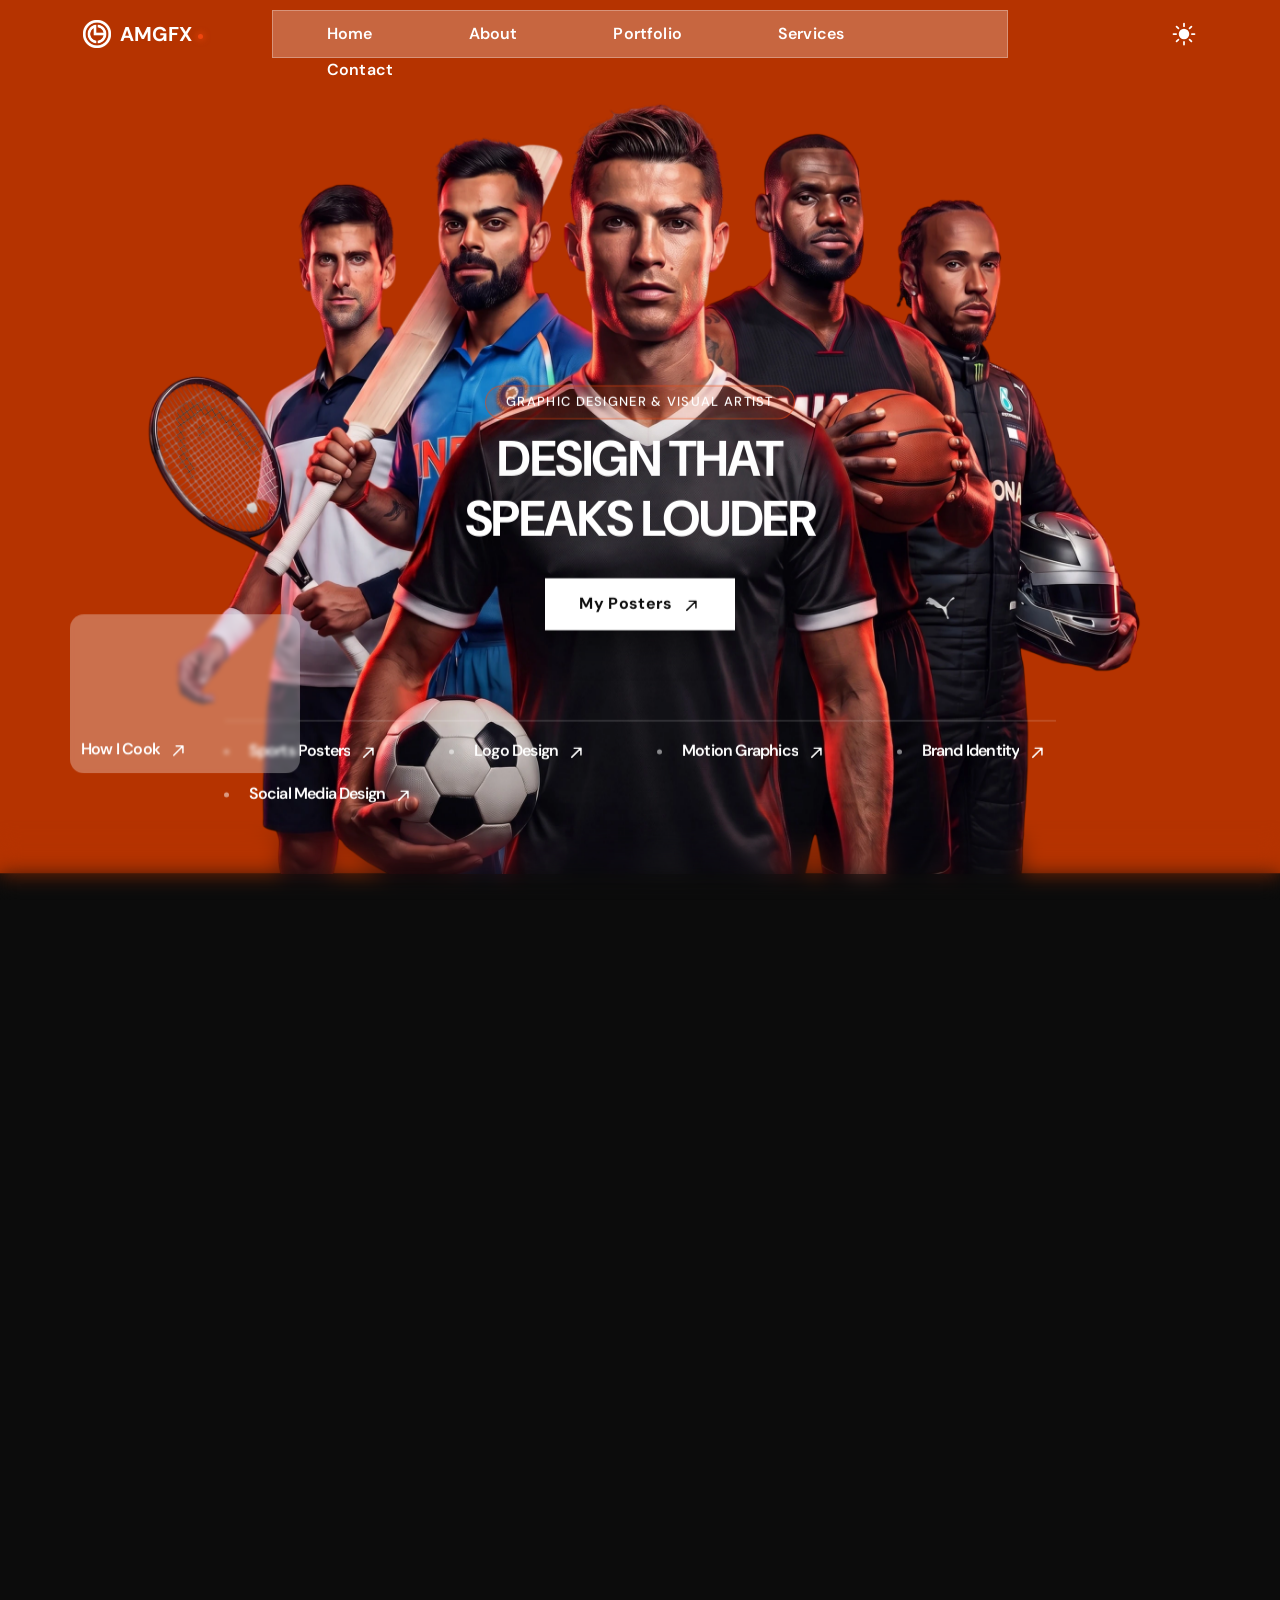
<file: index.html>
﻿<!doctype html>
<html lang="en" data-bs-theme="dark">


<!-- Mirrored from orisa-html-demo.pages.dev/index-dark by HTTrack Website Copier/3.x [XR&CO'2014], Thu, 27 Aug 2026 07:39:31 GMT -->
<!-- Added by HTTrack --><meta http-equiv="content-type" content="text/html;charset=utf-8" /><!-- /Added by HTTrack -->
<head>
    <!-- prettier-ignore -->
    <meta charset="UTF-8">
    <meta name="viewport" content="width=device-width, initial-scale=1.0">
    <meta http-equiv="x-ua-compatible" content="ie=edge">
    <meta name="description" content="Orisa — Creative Agency &amp; Portfolio HTML Template. Multi-demo layout kit built with Bootstrap 5.">
    <title>AMGFX - Graphic Designer</title>
    <!-- Favicon icon-->
    <link rel="shortcut icon" type="image/x-icon" href="assets/imgs/template/logo/AM white.png">

    <!-- Libs CSS -->
    <link rel="stylesheet" href="assets/css/vendors/carouselTicker.css">
    <link rel="stylesheet" href="assets/css/vendors/bootstrap.min.css">
    <link rel="stylesheet" href="assets/css/vendors/swiper-bundle.min.css">
    <link rel="stylesheet" href="assets/css/vendors/nice-select.css">
    <link rel="stylesheet" href="assets/css/vendors/font-awesome-pro.css">
    <link rel="stylesheet" href="assets/css/vendors/magnific-popup.css">
    <link rel="stylesheet" href="assets/css/vendors/odometer.css">
    <link rel="stylesheet" href="assets/css/vendors/spacing.css">

    <!-- Main CSS -->
    <link rel="stylesheet" href="assets/css/main.css">
    <style>
        .at-hero-bg img {
            height: 100%;
            max-height: 100%;
            width: auto;
            object-fit: contain;
        }
        .at-header-area {
            transition: background-color .35s ease, backdrop-filter .35s ease, box-shadow .35s ease;
        }
        .at-header-area.is-scrolled {
            background: rgba(8, 8, 8, .82);
            backdrop-filter: blur(16px);
            -webkit-backdrop-filter: blur(16px);
            box-shadow: 0 8px 30px rgba(0, 0, 0, .25);
        }
        .hire-me-btn {
            --bs-btn-padding-x: 1.15rem;
            --bs-btn-padding-y: .45rem;
            border-radius: 999px;
            font-size: 13px;
            letter-spacing: .04em;
            text-transform: uppercase;
            white-space: nowrap;
        }
        .at-header-logo img {
            height: 28px;
            width: auto;
            object-fit: contain;
        }
        .at-header-logo img,
        .at-offcanvas-logo img {
            filter: none !important;
        }
        .back-to-top-btn:disabled {
            opacity: 1;
        }
        .at-header-logo a {
            display: inline-flex;
            align-items: center;
            gap: 8px;
            transition: opacity .25s ease, transform .25s ease;
        }
        .at-header-logo a:hover {
            opacity: .85;
            transform: translateY(-1px);
        }
        .at-header-logo p::after {
            content: "";
            display: inline-block;
            width: 5px;
            height: 5px;
            margin-left: 6px;
            border-radius: 50%;
            background: #F0460E;
            box-shadow: 0 0 6px 1px rgba(240, 70, 14, .7);
            vertical-align: middle;
        }
        .at-main-menu nav ul li a {
            position: relative;
            letter-spacing: .01em;
            transition: color .25s ease;
        }
        .at-main-menu nav ul li a::after {
            content: "";
            position: absolute;
            left: 50%;
            bottom: 6px;
            width: 0;
            height: 2px;
            background: #F0460E;
            border-radius: 2px;
            transform: translateX(-50%);
            transition: width .3s ease;
        }
        .at-main-menu nav ul li a:hover::after,
        .at-main-menu nav ul li a:focus-visible::after {
            width: 22px;
        }
        .at-main-menu nav ul li a:hover {
            color: #F0460E !important;
        }
        .dark-light-mode .toggle {
            transition: transform .25s ease;
        }
        .footer-contact-link {
            overflow-wrap: anywhere;
            word-break: break-word;
        }
        .footer-contact-link a {
            transition: color .25s ease;
        }
        .footer-contact-link a:hover {
            color: #F0460E !important;
        }
        .dark-light-mode .toggle:hover {
            transform: scale(1.08);
        }
        .at-hero-subtitle {
            display: inline-flex;
            align-items: center;
            gap: 8px;
            padding: 8px 20px;
            border-radius: 999px;
            background: rgba(240, 70, 14, .16);
            border: 1px solid rgba(240, 70, 14, .55);
            color: #fff;
            font-style: normal;
            text-transform: uppercase;
            font-size: 13px;
            letter-spacing: .1em;
        }
        .at-hero-subtitle::before {
            content: "";
            width: 7px;
            height: 7px;
            border-radius: 50%;
            background: #F0460E;
            box-shadow: 0 0 8px 2px rgba(240, 70, 14, .8);
            flex: none;
        }
        .at-hero-title {
            text-shadow: 0 6px 40px rgba(0, 0, 0, .55);
        }
        .at-hero-title span {
            color: #fff;
        }
        .at-hero-area.bg-primary-1 {
            background-color: #b53300;
        }
        .at-hero-content {
            text-align: center;
            margin-left: auto;
            margin-right: auto;
        }
        .at-hero-btn {
            justify-content: center;
        }
        .at-hero-btn .at-btn.bg-white {
            padding: 18px 34px;
            font-weight: 700;
            letter-spacing: .02em;
            box-shadow: 0 14px 34px rgba(0, 0, 0, .4);
            transition: transform .3s ease, box-shadow .3s ease;
        }
        .at-hero-btn .at-btn.bg-white:hover {
            transform: translateY(-4px);
            box-shadow: 0 18px 44px rgba(240, 70, 14, .4);
        }
        .at-service-img-wrapper {
            height: 620px;
        }
        @media (max-width: 991.98px) {
            .at-service-img-wrapper {
                height: 480px;
            }
        }
        @media (max-width: 574.98px) {
            .at-service-img-wrapper {
                height: 340px;
            }
        }
        .at-about-thumb {
            height: auto;
            aspect-ratio: 4 / 5;
        }
        .at-about-thumb img {
            width: 100%;
            height: 100%;
            margin-top: 0;
            object-fit: cover;
        }
        @media (max-width: 991.98px) {
            /* Desktop uses a -100px transform to float this decorative cube up
               into the row above; below lg the layout stacks vertically instead,
               so the same offset drags it up into the paragraph text. */
            .at-about-svg-wrap {
                transform: none;
            }
        }
    </style>

</head>

<body class="at-magic-cursor">
    <!-- prettier-ignore -->

    <header>

        <!-- header 1 area start -->
        <div class="at-header-area at-header-spacing header-transparent">
            <div class="container">
                <div class="row align-items-center">
                    <div class="col-xl-2 col-6">
                        <div class="at-header-logo changeless">
                            <a href="index.html">
                                <img data-width="30" src="assets/imgs/template/logo/AM white.png" alt="AMGFX Logo">
                                <p class="h6 fw-700 fz-24 text-white mb-0">AMGFX</p>
                            </a>
                        </div>
                    </div>
                    <div class="col-xl-8 mx-auto d-none d-xl-flex justify-content-center">
                        <div class="at-main-menu menu-light d-inline-flex justify-content-center style-1">
                            <nav class="at-mobile-menu-active">
                                <ul>
                                    <li>
                                        <a href="index.html">Home</a>
                                        </li>
                                    <li>
                                        <a href="index.html#about">About</a>
                                        </li>
                                    <li>
                                        <a href="portfolio-1.html">Portfolio</a>
                                        </li>
                                    <li>
                                        <a href="index.html#services">Services</a>
                                        </li>
                                    <li>
                                        <a href="index.html#contact">Contact</a>
                                        </li>
                                    
                                </ul>
                            </nav>
                        </div>
                    </div>
                    <div class="col-xl-2 col-6">
                        <div class="at-header-right gap-3 d-flex justify-content-end align-items-center">
                            <button type="button" id="mobileNavToggle" class="d-xl-none border-0 bg-transparent text-white p-0" aria-label="Toggle menu" aria-expanded="false" style="width: 26px; height: 20px; position: relative;">
                                <span style="position: absolute; left: 0; right: 0; top: 0; height: 2px; background: currentColor;"></span>
                                <span style="position: absolute; left: 0; right: 0; top: 9px; height: 2px; background: currentColor;"></span>
                                <span style="position: absolute; left: 0; right: 0; top: 18px; height: 2px; background: currentColor;"></span>
                            </button>
                            <div class="dark-light-mode">
                                <label for="switch" class="toggle dark-light-switcher">
                                    <input type="checkbox" class="input" id="switch">
                                    <span class="icon icon--moon">
                                        <svg xmlns="http://www.w3.org/2000/svg" width="16" height="16" viewBox="0 0 16 16" fill="none">
                                            <path d="M7.51166 0C6.33857 1.09609 5.6053 2.65694 5.6053 4.38904C5.6053 7.70586 8.29416 10.3947 11.611 10.3947C13.3431 10.3947 14.9039 9.66146 16 8.48836C15.7439 12.6798 12.2635 16 8.00757 16C3.58511 16 0 12.4149 0 7.99245C0 3.73655 3.32017 0.256105 7.51166 0Z" fill="white" />
                                        </svg>
                                    </span>
                                    <span class="icon icon--sun">
                                        <svg xmlns="http://www.w3.org/2000/svg" viewBox="0 0 24 24" fill="#fff" width="28" height="28">
                                            <path d="M12 2.25a.75.75 0 01.75.75v2.25a.75.75 0 01-1.5 0V3a.75.75 0 01.75-.75zM7.5 12a4.5 4.5 0 119 0 4.5 4.5 0 01-9 0zM18.894 6.166a.75.75 0 00-1.06-1.06l-1.591 1.59a.75.75 0 101.06 1.061l1.591-1.59zM21.75 12a.75.75 0 01-.75.75h-2.25a.75.75 0 010-1.5H21a.75.75 0 01.75.75zM17.834 18.894a.75.75 0 001.06-1.06l-1.59-1.591a.75.75 0 10-1.061 1.06l1.59 1.591zM12 18a.75.75 0 01.75.75V21a.75.75 0 01-1.5 0v-2.25A.75.75 0 0112 18zM7.758 17.303a.75.75 0 00-1.061-1.06l-1.591 1.59a.75.75 0 001.06 1.061l1.591-1.59zM6 12a.75.75 0 01-.75.75H3a.75.75 0 010-1.5h2.25A.75.75 0 016 12zM6.697 7.757a.75.75 0 001.06-1.06l-1.59-1.591a.75.75 0 00-1.061 1.06l1.59 1.591z">
                                            </path>
                                        </svg>
                                    </span>
                                </label>
                            </div>
                        </div>
                    </div>
                </div>
            </div>
        </div>
        <!-- header area end -->

        <div id="mobileNavPanel" class="d-xl-none" style="display: none; position: relative; z-index: 999;">
            <div class="container">
                <nav style="background: rgba(0,0,0,.92); border-radius: 12px; margin-top: 10px; overflow: hidden;">
                    <ul style="list-style: none; margin: 0; padding: 8px 0;">
                        <li><a href="index.html" class="d-block text-white text-decoration-none px-4 py-3">Home</a></li>
                        <li><a href="index.html#about" class="d-block text-white text-decoration-none px-4 py-3">About</a></li>
                        <li><a href="portfolio-1.html" class="d-block text-white text-decoration-none px-4 py-3">Portfolio</a></li>
                        <li><a href="index.html#services" class="d-block text-white text-decoration-none px-4 py-3">Services</a></li>
                        <li><a href="index.html#contact" class="d-block text-white text-decoration-none px-4 py-3">Contact</a></li>
                    </ul>
                </nav>
            </div>
        </div>
        <script>
            (function () {
                var toggle = document.getElementById('mobileNavToggle');
                var panel = document.getElementById('mobileNavPanel');
                if (!toggle || !panel) return;
                toggle.addEventListener('click', function () {
                    var isOpen = panel.style.display === 'block';
                    panel.style.display = isOpen ? 'none' : 'block';
                    toggle.setAttribute('aria-expanded', String(!isOpen));
                });
                panel.querySelectorAll('a').forEach(function (link) {
                    link.addEventListener('click', function () {
                        panel.style.display = 'none';
                        toggle.setAttribute('aria-expanded', 'false');
                    });
                });
            })();
        </script>

    </header>
    <!-- at-offcanvus-area-start -->
    <div class="at-offcanvas-area">
        <div class="at-offcanvas">
            <div class="at-offcanvas-top d-flex align-items-center justify-content-between">
                <div class="at-offcanvas-logo">
                    <a href="index.html">
                        <img data-width="30" src="assets/imgs/template/logo/AM white.png" alt="AMGFX">
                        <p class="h6 fw-700 fz-24 mb-0">AMGFX</p>
                    </a>
                </div>
                <div class="at-offcanvas-close-btn">
                    <button class="close-btn">
                        <svg width="37" height="38" viewBox="0 0 37 38" fill="none" xmlns="http://www.w3.org/2000/svg">
                            <path d="M9.19141 9.80762L27.5762 28.1924" stroke="currentColor" stroke-width="1.5" stroke-linecap="round" stroke-linejoin="round" />
                            <path d="M9.19141 28.1924L27.5762 9.80761" stroke="currentColor" stroke-width="1.5" stroke-linecap="round" stroke-linejoin="round" />
                        </svg>
                    </button>
                </div>
            </div>
            <div class="at-offcanvas-content d-none d-xl-block">
                <h3 class="at-offcanvas-title">Howdy!</h3>
                <p class="fz-font-lg">We blend strategy, creativity, and technology to help brands grow, connect, and stand out in an ever-evolving digital world. </p>
            </div>
            <div class="at-offcanvas-menu d-xl-none pb-50">
                <nav></nav>
            </div>
            <div class="at-offcanvas-gallery d-none d-xl-block">
                <div class="sec-2-home-5__avatars-row d-flex gap-2">
                    <div class="sec-2-home-5__avatar-sm at-offcanvas-gallery-img">
                        <img class="img-cover" src="assets/imgs/template/avatar/avatar-10.webp" alt="AMGFX">
                    </div>
                    <div class="sec-2-home-5__avatar-sm at-offcanvas-gallery-img">
                        <img class="img-cover" src="assets/imgs/template/avatar/avatar-11.webp" alt="AMGFX">
                    </div>
                    <div class="sec-2-home-5__avatar-sm at-offcanvas-gallery-img">
                        <img class="img-cover" src="assets/imgs/template/avatar/avatar-12.webp" alt="AMGFX">
                    </div>
                    <div class="sec-2-home-5__avatar-sm at-offcanvas-gallery-img">
                        <img class="img-cover" src="assets/imgs/template/avatar/avatar-13.webp" alt="AMGFX">
                    </div>
                    <div class="sec-2-home-5__avatar-sm at-offcanvas-gallery-img">
                        <img class="img-cover" src="assets/imgs/template/avatar/avatar-14.webp" alt="AMGFX">
                    </div>
                </div>
            </div>
            <div class="at-offcanvas-contact">
                <h4 class="h5 at-offcanvas-title sm">Start a Project</h4>
                <ul>
                    <li><a class="fz-font-lg" href="mailto:abdullah.amgfx@gmail.com">abdullah.amgfx@gmail.com</a></li>
                    <li><a class="fz-font-lg" href="tel:+923246330460">+92 324 6330460</a></li>
                    <li>
                        <a class="fz-font-lg" href="#">
                            Premium graphic design <br>
                            and visual identity by Abdullah Mushtaq.
                        </a>
                    </li>
                </ul>
            </div>
            <div class="at-offcanvas-social">
                <h3 class="at-offcanvas-title sm">Follow Us</h3>
                <ul class="at-offcanvas-social__grid">
                    <li>
                        <a href="#" class="at-offcanvas-social__link" aria-label="Twitter">
                            <svg xmlns="http://www.w3.org/2000/svg" width="18" height="18" viewBox="0 0 16 15" fill="none" aria-hidden="true">
                                <path fill-rule="evenodd" clip-rule="evenodd" d="M0 0H5.25L8.98421 5.21053L13.5 0H15.5L9.8895 6.47368L16 15H10.75L7.01579 9.7895L2.5 15H0.5L6.11053 8.52632L0 0ZM11.5204 13.5L2.92043 1.5H4.47957L13.0796 13.5H11.5204Z" fill="currentColor" />
                            </svg>
                            <span>Twitter</span>
                        </a>
                    </li>
                    <li>
                        <a href="https://www.facebook.com/share/1CCd5VU3Ac/" target="_blank" rel="noopener" class="at-offcanvas-social__link" aria-label="Facebook">
                            <svg xmlns="http://www.w3.org/2000/svg" width="18" height="18" viewBox="0 0 18 18" fill="none" aria-hidden="true">
                                <path d="M12.4024 18V11.0344H14.7347L15.0838 8.3265H12.4024V6.59765C12.4024 5.81364 12.62 5.27934 13.7443 5.27934L15.1783 5.27867V2.85676C14.9302 2.82382 14.0791 2.75006 13.0888 2.75006C11.0213 2.75006 9.606 4.01198 9.606 6.32952V8.3265H7.2677V11.0344H9.606V18H1C0.44772 18 0 17.5523 0 17V1C0 0.44772 0.44772 0 1 0H17C17.5523 0 18 0.44772 18 1V17C18 17.5523 17.5523 18 17 18H12.4024Z" fill="currentColor" />
                            </svg>
                            <span>Facebook</span>
                        </a>
                    </li>
                    <li>
                        <a href="#" class="at-offcanvas-social__link" aria-label="LinkedIn">
                            <svg xmlns="http://www.w3.org/2000/svg" width="18" height="18" viewBox="0 0 18 18" fill="none" aria-hidden="true">
                                <path d="M15.3352 15.339H12.6697V11.1622C12.6697 10.1662 12.6495 8.8845 11.2807 8.8845C9.89102 8.8845 9.67872 9.9683 9.67872 11.0887V15.339H7.01322V6.75H9.57372V7.9207H9.60822C9.96602 7.2457 10.836 6.53325 12.1357 6.53325C14.8365 6.53325 15.336 8.3108 15.336 10.6245L15.3352 15.339ZM4.00275 5.57475C3.14475 5.57475 2.4555 4.88025 2.4555 4.026C2.4555 3.1725 3.1455 2.47875 4.00275 2.47875C4.85775 2.47875 5.55075 3.1725 5.55075 4.026C5.55075 4.88025 4.857 5.57475 4.00275 5.57475ZM5.33925 15.339H2.66625V6.75H5.33925V15.339ZM16.6687 0H1.32825C0.594 0 0 0.5805 0 1.29675V16.7033C0 17.4202 0.594 18 1.32825 18H16.6665C17.4 18 18 17.4202 18 16.7033V1.29675C18 0.5805 17.4 0 16.6665 0H16.6687Z" fill="currentColor" />
                            </svg>
                            <span>Linkedin</span>
                        </a>
                    </li>
                    <li>
                        <a href="https://www.instagram.com/amgfx7" target="_blank" rel="noopener" class="at-offcanvas-social__link" aria-label="Instagram">
                            <svg xmlns="http://www.w3.org/2000/svg" width="18" height="18" viewBox="0 0 18 18" fill="none" aria-hidden="true">
                                <path d="M9.92475 0C10.9376 0.00167406 11.4509 0.00703828 11.8945 0.0202418L12.0692 0.025948C12.2709 0.0331213 12.47 0.0421215 12.7101 0.0533719C13.6678 0.0976265 14.3211 0.249129 14.8949 0.471887C15.4881 0.700648 15.9892 1.00966 16.4894 1.50993C16.9889 2.0102 17.298 2.51271 17.5275 3.10448C17.7494 3.67751 17.901 4.33153 17.946 5.28931C17.9567 5.52933 17.9653 5.72841 17.9725 5.93024L17.9781 6.10492C17.9913 6.5484 17.9973 7.06177 17.9992 8.07471L17.9999 8.74577C18 8.82777 18 8.91237 18 8.99967L17.9999 9.25357L17.9994 9.92472C17.9977 10.9376 17.9923 11.451 17.9791 11.8944L17.9734 12.0691C17.9662 12.271 17.9572 12.4701 17.946 12.7101C17.9017 13.6679 17.7494 14.3211 17.5275 14.8949C17.2987 15.4882 16.9889 15.9892 16.4894 16.4895C15.9892 16.989 15.4859 17.298 14.8949 17.5275C14.3211 17.7495 13.6678 17.901 12.7101 17.946C12.47 17.9567 12.2709 17.9654 12.0692 17.9725L11.8945 17.9781C11.4509 17.9914 10.9376 17.9973 9.92475 17.9993L9.25359 18C9.1716 18 9.087 18 8.99969 18H8.7458L8.07464 17.9994C7.06175 17.9977 6.54839 17.9924 6.1049 17.9791L5.93022 17.9734C5.72839 17.9662 5.5293 17.9572 5.2893 17.946C4.33151 17.9018 3.67899 17.7495 3.10448 17.5275C2.51195 17.2988 2.01018 16.989 1.50992 16.4895C1.00965 15.9892 0.701394 15.4859 0.471886 14.8949C0.249129 14.3211 0.0983735 13.6679 0.053372 12.7101C0.0426796 12.4701 0.0339582 12.271 0.026893 12.0691L0.0212318 11.8944C0.00806435 11.451 0.00206123 10.9376 0.000117163 9.92472L0 8.07471C0.00167406 7.06177 0.00702925 6.5484 0.0202327 6.10492L0.0259479 5.93024C0.0331212 5.72841 0.0421216 5.52933 0.053372 5.28931C0.0976175 4.33078 0.249129 3.67825 0.471886 3.10448C0.700638 2.51196 1.00965 2.0102 1.50992 1.50993C2.01018 1.00966 2.51271 0.701396 3.10448 0.471887C3.67825 0.249129 4.33077 0.0983735 5.2893 0.0533719C5.5293 0.0426885 5.72839 0.0339673 5.93022 0.026902L6.1049 0.0212407C6.54839 0.00806417 7.06175 0.00206102 8.07464 0.000116949L9.92475 0ZM8.99969 4.49953C6.51298 4.49953 4.49952 6.51518 4.49952 8.99967C4.49952 11.4864 6.51517 13.4998 8.99969 13.4998C11.4864 13.4998 13.4998 11.4842 13.4998 8.99967C13.4998 6.513 11.4841 4.49953 8.99969 4.49953ZM8.99969 6.2996C10.491 6.2996 11.6998 7.50805 11.6998 8.99967C11.6998 10.4909 10.4913 11.6998 8.99969 11.6998C7.50843 11.6998 6.29958 10.4914 6.29958 8.99967C6.29958 7.50841 7.50798 6.2996 8.99969 6.2996ZM13.7249 3.14949C13.1045 3.14949 12.5998 3.65342 12.5998 4.27376C12.5998 4.89411 13.1037 5.39882 13.7249 5.39882C14.3452 5.39882 14.8499 4.89489 14.8499 4.27376C14.8499 3.65342 14.3443 3.14871 13.7249 3.14949Z" fill="currentColor" />
                            </svg>
                            <span>Instagram</span>
                        </a>
                    </li>
                    <li>
                        <a href="#" class="at-offcanvas-social__link" aria-label="Youtube">
                            <svg xmlns="http://www.w3.org/2000/svg" width="18" height="13" viewBox="0 0 18 13" fill="none" aria-hidden="true">
                                <path fill-rule="evenodd" clip-rule="evenodd" d="M16.0322 0.388283C16.8071 0.602295 17.4162 1.23059 17.6237 2.03009C17.9985 3.47775 18 6.49997 18 6.49997C18 6.49997 18 9.52214 17.6237 10.9698C17.4162 11.7694 16.8071 12.3977 16.0322 12.6116C14.6291 13 8.99997 13 8.99997 13C8.99997 13 3.37092 13 1.96772 12.6116C1.1928 12.3977 0.583804 11.7694 0.376354 10.9698C-3.83173e-08 9.52214 0 6.49997 0 6.49997C0 6.49997 -3.83173e-08 3.47775 0.376354 2.03009C0.583804 1.23059 1.1928 0.602295 1.96772 0.388283C3.37092 1.18595e-07 8.99997 0 8.99997 0C8.99997 0 14.6291 1.18595e-07 16.0322 0.388283ZM11.8751 6.50027L7.19879 9.2855V3.71499L11.8751 6.50027Z" fill="currentColor" />
                            </svg>
                            <span>Youtube</span>
                        </a>
                    </li>
                </ul>
            </div>
        </div>
    </div>
    <div class="body-overlay"></div>
    <!-- at-offcanvus-area-end -->

    <!-- offcanvas 2 start -->
    <div class="at-offcanvas-2-area">
        <div class="offcanvas-bg"></div>
        <div class="at-offcanvas-2-wrapper offcanvas-menu">
            <div class="at-offcanvas-2-left">
                <div class="at-header-logo d-flex justify-content-between align-items-center mb-50">
                    <a href="index.html">
                        <img class="dark-mode-invert" data-width="30" src="assets/imgs/template/logo/AM white.png" alt="AMGFX">
                        <p class="h6 fw-700 fz-24 mb-0">AMGFX</p>
                    </a>
                    <span class="hamburger-close-btn">
                        <svg width="37" height="38" viewBox="0 0 37 38" fill="none" xmlns="http://www.w3.org/2000/svg">
                            <path d="M9.19141 9.80762L27.5762 28.1924" stroke="currentColor" stroke-width="1.5" stroke-linecap="round" stroke-linejoin="round" />
                            <path d="M9.19141 28.1924L27.5762 9.80761" stroke="currentColor" stroke-width="1.5" stroke-linecap="round" stroke-linejoin="round" />
                        </svg>
                    </span>
                </div>
                <div class="at-offcanvas-menu counter-row">
                    <nav></nav>
                </div>
                <div class="at-offcanvas-social">
                    <ul class="at-offcanvas-social__grid">
                        <li>
                            <a href="#" class="at-offcanvas-social__link" aria-label="Twitter">
                                <svg xmlns="http://www.w3.org/2000/svg" width="18" height="18" viewBox="0 0 16 15" fill="none" aria-hidden="true">
                                    <path fill-rule="evenodd" clip-rule="evenodd" d="M0 0H5.25L8.98421 5.21053L13.5 0H15.5L9.8895 6.47368L16 15H10.75L7.01579 9.7895L2.5 15H0.5L6.11053 8.52632L0 0ZM11.5204 13.5L2.92043 1.5H4.47957L13.0796 13.5H11.5204Z" fill="currentColor" />
                                </svg>
                                <span>Twitter</span>
                            </a>
                        </li>
                        <li>
                            <a href="https://www.facebook.com/share/1CCd5VU3Ac/" target="_blank" rel="noopener" class="at-offcanvas-social__link" aria-label="Facebook">
                                <svg xmlns="http://www.w3.org/2000/svg" width="18" height="18" viewBox="0 0 18 18" fill="none" aria-hidden="true">
                                    <path d="M12.4024 18V11.0344H14.7347L15.0838 8.3265H12.4024V6.59765C12.4024 5.81364 12.62 5.27934 13.7443 5.27934L15.1783 5.27867V2.85676C14.9302 2.82382 14.0791 2.75006 13.0888 2.75006C11.0213 2.75006 9.606 4.01198 9.606 6.32952V8.3265H7.2677V11.0344H9.606V18H1C0.44772 18 0 17.5523 0 17V1C0 0.44772 0.44772 0 1 0H17C17.5523 0 18 0.44772 18 1V17C18 17.5523 17.5523 18 17 18H12.4024Z" fill="currentColor" />
                                </svg>
                                <span>Facebook</span>
                            </a>
                        </li>
                        <li>
                            <a href="#" class="at-offcanvas-social__link" aria-label="LinkedIn">
                                <svg xmlns="http://www.w3.org/2000/svg" width="18" height="18" viewBox="0 0 18 18" fill="none" aria-hidden="true">
                                    <path d="M15.3352 15.339H12.6697V11.1622C12.6697 10.1662 12.6495 8.8845 11.2807 8.8845C9.89102 8.8845 9.67872 9.9683 9.67872 11.0887V15.339H7.01322V6.75H9.57372V7.9207H9.60822C9.96602 7.2457 10.836 6.53325 12.1357 6.53325C14.8365 6.53325 15.336 8.3108 15.336 10.6245L15.3352 15.339ZM4.00275 5.57475C3.14475 5.57475 2.4555 4.88025 2.4555 4.026C2.4555 3.1725 3.1455 2.47875 4.00275 2.47875C4.85775 2.47875 5.55075 3.1725 5.55075 4.026C5.55075 4.88025 4.857 5.57475 4.00275 5.57475ZM5.33925 15.339H2.66625V6.75H5.33925V15.339ZM16.6687 0H1.32825C0.594 0 0 0.5805 0 1.29675V16.7033C0 17.4202 0.594 18 1.32825 18H16.6665C17.4 18 18 17.4202 18 16.7033V1.29675C18 0.5805 17.4 0 16.6665 0H16.6687Z" fill="currentColor" />
                                </svg>
                                <span>Linkedin</span>
                            </a>
                        </li>
                        <li>
                            <a href="https://www.instagram.com/amgfx7" target="_blank" rel="noopener" class="at-offcanvas-social__link" aria-label="Instagram">
                                <svg xmlns="http://www.w3.org/2000/svg" width="18" height="18" viewBox="0 0 18 18" fill="none" aria-hidden="true">
                                    <path d="M9.92475 0C10.9376 0.00167406 11.4509 0.00703828 11.8945 0.0202418L12.0692 0.025948C12.2709 0.0331213 12.47 0.0421215 12.7101 0.0533719C13.6678 0.0976265 14.3211 0.249129 14.8949 0.471887C15.4881 0.700648 15.9892 1.00966 16.4894 1.50993C16.9889 2.0102 17.298 2.51271 17.5275 3.10448C17.7494 3.67751 17.901 4.33153 17.946 5.28931C17.9567 5.52933 17.9653 5.72841 17.9725 5.93024L17.9781 6.10492C17.9913 6.5484 17.9973 7.06177 17.9992 8.07471L17.9999 8.74577C18 8.82777 18 8.91237 18 8.99967L17.9999 9.25357L17.9994 9.92472C17.9977 10.9376 17.9923 11.451 17.9791 11.8944L17.9734 12.0691C17.9662 12.271 17.9572 12.4701 17.946 12.7101C17.9017 13.6679 17.7494 14.3211 17.5275 14.8949C17.2987 15.4882 16.9889 15.9892 16.4894 16.4895C15.9892 16.989 15.4859 17.298 14.8949 17.5275C14.3211 17.7495 13.6678 17.901 12.7101 17.946C12.47 17.9567 12.2709 17.9654 12.0692 17.9725L11.8945 17.9781C11.4509 17.9914 10.9376 17.9973 9.92475 17.9993L9.25359 18C9.1716 18 9.087 18 8.99969 18H8.7458L8.07464 17.9994C7.06175 17.9977 6.54839 17.9924 6.1049 17.9791L5.93022 17.9734C5.72839 17.9662 5.5293 17.9572 5.2893 17.946C4.33151 17.9018 3.67899 17.7495 3.10448 17.5275C2.51195 17.2988 2.01018 16.989 1.50992 16.4895C1.00965 15.9892 0.701394 15.4859 0.471886 14.8949C0.249129 14.3211 0.0983735 13.6679 0.053372 12.7101C0.0426796 12.4701 0.0339582 12.271 0.026893 12.0691L0.0212318 11.8944C0.00806435 11.451 0.00206123 10.9376 0.000117163 9.92472L0 8.07471C0.00167406 7.06177 0.00702925 6.5484 0.0202327 6.10492L0.0259479 5.93024C0.0331212 5.72841 0.0421216 5.52933 0.053372 5.28931C0.0976175 4.33078 0.249129 3.67825 0.471886 3.10448C0.700638 2.51196 1.00965 2.0102 1.50992 1.50993C2.01018 1.00966 2.51271 0.701396 3.10448 0.471887C3.67825 0.249129 4.33077 0.0983735 5.2893 0.0533719C5.5293 0.0426885 5.72839 0.0339673 5.93022 0.026902L6.1049 0.0212407C6.54839 0.00806417 7.06175 0.00206102 8.07464 0.000116949L9.92475 0ZM8.99969 4.49953C6.51298 4.49953 4.49952 6.51518 4.49952 8.99967C4.49952 11.4864 6.51517 13.4998 8.99969 13.4998C11.4864 13.4998 13.4998 11.4842 13.4998 8.99967C13.4998 6.513 11.4841 4.49953 8.99969 4.49953ZM8.99969 6.2996C10.491 6.2996 11.6998 7.50805 11.6998 8.99967C11.6998 10.4909 10.4913 11.6998 8.99969 11.6998C7.50843 11.6998 6.29958 10.4914 6.29958 8.99967C6.29958 7.50841 7.50798 6.2996 8.99969 6.2996ZM13.7249 3.14949C13.1045 3.14949 12.5998 3.65342 12.5998 4.27376C12.5998 4.89411 13.1037 5.39882 13.7249 5.39882C14.3452 5.39882 14.8499 4.89489 14.8499 4.27376C14.8499 3.65342 14.3443 3.14871 13.7249 3.14949Z" fill="currentColor" />
                                </svg>
                                <span>Instagram</span>
                            </a>
                        </li>
                        <li>
                            <a href="#" class="at-offcanvas-social__link" aria-label="Youtube">
                                <svg xmlns="http://www.w3.org/2000/svg" width="18" height="13" viewBox="0 0 18 13" fill="none" aria-hidden="true">
                                    <path fill-rule="evenodd" clip-rule="evenodd" d="M16.0322 0.388283C16.8071 0.602295 17.4162 1.23059 17.6237 2.03009C17.9985 3.47775 18 6.49997 18 6.49997C18 6.49997 18 9.52214 17.6237 10.9698C17.4162 11.7694 16.8071 12.3977 16.0322 12.6116C14.6291 13 8.99997 13 8.99997 13C8.99997 13 3.37092 13 1.96772 12.6116C1.1928 12.3977 0.583804 11.7694 0.376354 10.9698C-3.83173e-08 9.52214 0 6.49997 0 6.49997C0 6.49997 -3.83173e-08 3.47775 0.376354 2.03009C0.583804 1.23059 1.1928 0.602295 1.96772 0.388283C3.37092 1.18595e-07 8.99997 0 8.99997 0C8.99997 0 14.6291 1.18595e-07 16.0322 0.388283ZM11.8751 6.50027L7.19879 9.2855V3.71499L11.8751 6.50027Z" fill="currentColor" />
                                </svg>
                                <span>Youtube</span>
                            </a>
                        </li>
                    </ul>
                </div>
                <span class="hamburger-close-btn hamburger-mobile-close-btn d-md-none">CLOSE</span>
            </div>
        </div>
    </div>
    <!-- offcanvas 2 end -->
    <div class="px-blur-bottom"></div>
    <!-- Begin magic cursor -->
    <div id="magic-cursor" class="cursor-black-bg">
        <div id="ball"></div>
    </div>
    <!-- End magic cursor -->
    <div id="smooth-wrapper">
        <div id="smooth-content">
            <main>
                <!-- prettier-ignore -->
                <!-- at-hero-area-start -->
                <div class="at-hero-area scene p-relative z-index-1 bg-position fix at-hero-spacing bg-primary-1">
                    <div class="at-hero-bg at_fade_anim" data-speed=".8" data-delay=".4" data-fade-from="bottom" data-ease="bounce">
                        <img class="layer" data-depth="0.8" src="assets/imgs/pages/img-1.webp" alt="AMGFX">
                    </div>
                    <div class="container p-relative">
                        <div class="d-none d-md-block position-absolute start-0 bottom-0" style="width: 230px; z-index: 2;">
                            <div class="at-hero-video mb-30">
                                <div class="rounded-3 overflow-hidden">
                                    <video class="img-cover" autoplay muted loop playsinline>
                                        <source src="assets/imgs/video/video-1.mp4" type="video/mp4">
                                    </video>
                                </div>
                                <a class="at-btn text-white rounded-0 bg-transparent px-0 pt-2 pb-3 border-0" href="javascript:void(0)" aria-disabled="true">
                                    <span>
                                        <span class="text-1">How I Cook</span>
                                        <span class="text-2">How I Cook</span>
                                    </span>
                                    <i>
                                        <svg width="11" height="11" viewBox="0 0 11 11" fill="none" xmlns="http://www.w3.org/2000/svg">
                                            <path d="M0.21967 9.40717C-0.0732232 9.70006 -0.0732232 10.1749 0.21967 10.4678C0.512563 10.7607 0.987437 10.7607 1.28033 10.4678L0.21967 9.40717ZM10.6875 0.75C10.6875 0.335786 10.3517 2.97145e-09 9.9375 1.50485e-07L3.1875 -2.70983e-07C2.77329 -2.70983e-07 2.4375 0.335786 2.4375 0.75C2.4375 1.16421 2.77329 1.5 3.1875 1.5H9.1875V7.5C9.1875 7.91421 9.52329 8.25 9.9375 8.25C10.3517 8.25 10.6875 7.91421 10.6875 7.5L10.6875 0.75ZM0.75 9.9375L1.28033 10.4678L10.4678 1.28033L9.9375 0.75L9.40717 0.21967L0.21967 9.40717L0.75 9.9375Z" fill="currentColor" />
                                        </svg>
                                        <svg width="11" height="11" viewBox="0 0 11 11" fill="none" xmlns="http://www.w3.org/2000/svg">
                                            <path d="M0.21967 9.40717C-0.0732232 9.70006 -0.0732232 10.1749 0.21967 10.4678C0.512563 10.7607 0.987437 10.7607 1.28033 10.4678L0.21967 9.40717ZM10.6875 0.75C10.6875 0.335786 10.3517 2.97145e-09 9.9375 1.50485e-07L3.1875 -2.70983e-07C2.77329 -2.70983e-07 2.4375 0.335786 2.4375 0.75C2.4375 1.16421 2.77329 1.5 3.1875 1.5H9.1875V7.5C9.1875 7.91421 9.52329 8.25 9.9375 8.25C10.3517 8.25 10.6875 7.91421 10.6875 7.5L10.6875 0.75ZM0.75 9.9375L1.28033 10.4678L10.4678 1.28033L9.9375 0.75L9.40717 0.21967L0.21967 9.40717L0.75 9.9375Z" fill="currentColor" />
                                        </svg>
                                    </i>
                                </a>
                            </div>
                        </div>
                        <div class="row align-items-end">
                            <div class="col-xxl-6 col-xl-6 col-12 mx-auto">
                                <div class="at-hero-content mb-30">
                                    <span class="at-hero-subtitle text-white mb-10 d-inline-block at_fade_anim">Graphic Designer & Visual Artist</span>
                                    <h2 class="at-hero-title text-white">
                                        <span class="at_fade_anim" data-delay="0.5" data-fade-from="top">
                                            Design that <br> Speaks Louder
                                        </span>
                                    </h2>
                                    <div class="at-hero-btn d-flex flex-wrap gap-2 pt-20  at_fade_anim" data-delay="0.5" data-fade-from="bottom">
                                        <a class="at-btn bg-white rounded-0 text-dark changeless" href="portfolio-1.html">
                                            <span>
                                                <span class="text-1">My Posters</span>
                                                <span class="text-2">My Posters</span>
                                            </span>
                                            <i>
                                                <svg width="11" height="11" viewBox="0 0 11 11" fill="none" xmlns="http://www.w3.org/2000/svg">
                                                    <path d="M0.21967 9.40717C-0.0732232 9.70006 -0.0732232 10.1749 0.21967 10.4678C0.512563 10.7607 0.987437 10.7607 1.28033 10.4678L0.21967 9.40717ZM10.6875 0.75C10.6875 0.335786 10.3517 2.97145e-09 9.9375 1.50485e-07L3.1875 -2.70983e-07C2.77329 -2.70983e-07 2.4375 0.335786 2.4375 0.75C2.4375 1.16421 2.77329 1.5 3.1875 1.5H9.1875V7.5C9.1875 7.91421 9.52329 8.25 9.9375 8.25C10.3517 8.25 10.6875 7.91421 10.6875 7.5L10.6875 0.75ZM0.75 9.9375L1.28033 10.4678L10.4678 1.28033L9.9375 0.75L9.40717 0.21967L0.21967 9.40717L0.75 9.9375Z" fill="currentColor" />
                                                </svg>
                                                <svg width="11" height="11" viewBox="0 0 11 11" fill="none" xmlns="http://www.w3.org/2000/svg">
                                                    <path d="M0.21967 9.40717C-0.0732232 9.70006 -0.0732232 10.1749 0.21967 10.4678C0.512563 10.7607 0.987437 10.7607 1.28033 10.4678L0.21967 9.40717ZM10.6875 0.75C10.6875 0.335786 10.3517 2.97145e-09 9.9375 1.50485e-07L3.1875 -2.70983e-07C2.77329 -2.70983e-07 2.4375 0.335786 2.4375 0.75C2.4375 1.16421 2.77329 1.5 3.1875 1.5H9.1875V7.5C9.1875 7.91421 9.52329 8.25 9.9375 8.25C10.3517 8.25 10.6875 7.91421 10.6875 7.5L10.6875 0.75ZM0.75 9.9375L1.28033 10.4678L10.4678 1.28033L9.9375 0.75L9.40717 0.21967L0.21967 9.40717L0.75 9.9375Z" fill="currentColor" />
                                                </svg>
                                            </i>
                                        </a>
                                    </div>
                                </div>
                            </div>
                        </div>
                        <div class="row pt-60  at_fade_anim">
                            <div class="col-xxl-8 col-xl-9 mx-auto">
                                <div class="border-bottom border-white opacity-25 mb-20"></div>
                                <div class="at-hero-service-2">
                                    <ul class="d-flex flex-wrap justify-content-lg-between justify-content-around gap-lg-4 gap-2 ps-3">
                                        <li>
                                            <div class="at-btn border-0 ps-2 py-0 pe-2 text-white bg-transparent rounded-0">
                                                <span>
                                                    <span class="text-1">Sports Posters</span>
                                                    <span class="text-2">Sports Posters</span>
                                                </span>
                                                <i>
                                                    <svg width="11" height="11" viewBox="0 0 11 11" fill="none" xmlns="http://www.w3.org/2000/svg">
                                                        <path d="M0.21967 9.40717C-0.0732232 9.70006 -0.0732232 10.1749 0.21967 10.4678C0.512563 10.7607 0.987437 10.7607 1.28033 10.4678L0.21967 9.40717ZM10.6875 0.75C10.6875 0.335786 10.3517 2.97145e-09 9.9375 1.50485e-07L3.1875 -2.70983e-07C2.77329 -2.70983e-07 2.4375 0.335786 2.4375 0.75C2.4375 1.16421 2.77329 1.5 3.1875 1.5H9.1875V7.5C9.1875 7.91421 9.52329 8.25 9.9375 8.25C10.3517 8.25 10.6875 7.91421 10.6875 7.5L10.6875 0.75ZM0.75 9.9375L1.28033 10.4678L10.4678 1.28033L9.9375 0.75L9.40717 0.21967L0.21967 9.40717L0.75 9.9375Z" fill="currentColor" />
                                                    </svg>
                                                    <svg width="11" height="11" viewBox="0 0 11 11" fill="none" xmlns="http://www.w3.org/2000/svg">
                                                        <path d="M0.21967 9.40717C-0.0732232 9.70006 -0.0732232 10.1749 0.21967 10.4678C0.512563 10.7607 0.987437 10.7607 1.28033 10.4678L0.21967 9.40717ZM10.6875 0.75C10.6875 0.335786 10.3517 2.97145e-09 9.9375 1.50485e-07L3.1875 -2.70983e-07C2.77329 -2.70983e-07 2.4375 0.335786 2.4375 0.75C2.4375 1.16421 2.77329 1.5 3.1875 1.5H9.1875V7.5C9.1875 7.91421 9.52329 8.25 9.9375 8.25C10.3517 8.25 10.6875 7.91421 10.6875 7.5L10.6875 0.75ZM0.75 9.9375L1.28033 10.4678L10.4678 1.28033L9.9375 0.75L9.40717 0.21967L0.21967 9.40717L0.75 9.9375Z" fill="currentColor" />
                                                    </svg>
                                                </i>
                                            </div>
                                        </li>
                                        <li>
                                            <div class="at-btn border-0 ps-2 py-0 pe-2 text-white bg-transparent rounded-0">
                                                <span>
                                                    <span class="text-1">Logo Design</span>
                                                    <span class="text-2">Logo Design</span>
                                                </span>
                                                <i>
                                                    <svg width="11" height="11" viewBox="0 0 11 11" fill="none" xmlns="http://www.w3.org/2000/svg">
                                                        <path d="M0.21967 9.40717C-0.0732232 9.70006 -0.0732232 10.1749 0.21967 10.4678C0.512563 10.7607 0.987437 10.7607 1.28033 10.4678L0.21967 9.40717ZM10.6875 0.75C10.6875 0.335786 10.3517 2.97145e-09 9.9375 1.50485e-07L3.1875 -2.70983e-07C2.77329 -2.70983e-07 2.4375 0.335786 2.4375 0.75C2.4375 1.16421 2.77329 1.5 3.1875 1.5H9.1875V7.5C9.1875 7.91421 9.52329 8.25 9.9375 8.25C10.3517 8.25 10.6875 7.91421 10.6875 7.5L10.6875 0.75ZM0.75 9.9375L1.28033 10.4678L10.4678 1.28033L9.9375 0.75L9.40717 0.21967L0.21967 9.40717L0.75 9.9375Z" fill="currentColor" />
                                                    </svg>
                                                    <svg width="11" height="11" viewBox="0 0 11 11" fill="none" xmlns="http://www.w3.org/2000/svg">
                                                        <path d="M0.21967 9.40717C-0.0732232 9.70006 -0.0732232 10.1749 0.21967 10.4678C0.512563 10.7607 0.987437 10.7607 1.28033 10.4678L0.21967 9.40717ZM10.6875 0.75C10.6875 0.335786 10.3517 2.97145e-09 9.9375 1.50485e-07L3.1875 -2.70983e-07C2.77329 -2.70983e-07 2.4375 0.335786 2.4375 0.75C2.4375 1.16421 2.77329 1.5 3.1875 1.5H9.1875V7.5C9.1875 7.91421 9.52329 8.25 9.9375 8.25C10.3517 8.25 10.6875 7.91421 10.6875 7.5L10.6875 0.75ZM0.75 9.9375L1.28033 10.4678L10.4678 1.28033L9.9375 0.75L9.40717 0.21967L0.21967 9.40717L0.75 9.9375Z" fill="currentColor" />
                                                    </svg>
                                                </i>
                                            </div>
                                        </li>
                                        <li>
                                            <div class="at-btn border-0 ps-2 py-0 pe-2 text-white bg-transparent rounded-0">
                                                <span>
                                                    <span class="text-1">Motion Graphics</span>
                                                    <span class="text-2">Motion Graphics</span>
                                                </span>
                                                <i>
                                                    <svg width="11" height="11" viewBox="0 0 11 11" fill="none" xmlns="http://www.w3.org/2000/svg">
                                                        <path d="M0.21967 9.40717C-0.0732232 9.70006 -0.0732232 10.1749 0.21967 10.4678C0.512563 10.7607 0.987437 10.7607 1.28033 10.4678L0.21967 9.40717ZM10.6875 0.75C10.6875 0.335786 10.3517 2.97145e-09 9.9375 1.50485e-07L3.1875 -2.70983e-07C2.77329 -2.70983e-07 2.4375 0.335786 2.4375 0.75C2.4375 1.16421 2.77329 1.5 3.1875 1.5H9.1875V7.5C9.1875 7.91421 9.52329 8.25 9.9375 8.25C10.3517 8.25 10.6875 7.91421 10.6875 7.5L10.6875 0.75ZM0.75 9.9375L1.28033 10.4678L10.4678 1.28033L9.9375 0.75L9.40717 0.21967L0.21967 9.40717L0.75 9.9375Z" fill="currentColor" />
                                                    </svg>
                                                    <svg width="11" height="11" viewBox="0 0 11 11" fill="none" xmlns="http://www.w3.org/2000/svg">
                                                        <path d="M0.21967 9.40717C-0.0732232 9.70006 -0.0732232 10.1749 0.21967 10.4678C0.512563 10.7607 0.987437 10.7607 1.28033 10.4678L0.21967 9.40717ZM10.6875 0.75C10.6875 0.335786 10.3517 2.97145e-09 9.9375 1.50485e-07L3.1875 -2.70983e-07C2.77329 -2.70983e-07 2.4375 0.335786 2.4375 0.75C2.4375 1.16421 2.77329 1.5 3.1875 1.5H9.1875V7.5C9.1875 7.91421 9.52329 8.25 9.9375 8.25C10.3517 8.25 10.6875 7.91421 10.6875 7.5L10.6875 0.75ZM0.75 9.9375L1.28033 10.4678L10.4678 1.28033L9.9375 0.75L9.40717 0.21967L0.21967 9.40717L0.75 9.9375Z" fill="currentColor" />
                                                    </svg>
                                                </i>
                                            </div>
                                        </li>
                                        <li>
                                            <div class="at-btn border-0 ps-2 py-0 pe-2 text-white bg-transparent rounded-0">
                                                <span>
                                                    <span class="text-1">Brand Identity</span>
                                                    <span class="text-2">Brand Identity</span>
                                                </span>
                                                <i>
                                                    <svg width="11" height="11" viewBox="0 0 11 11" fill="none" xmlns="http://www.w3.org/2000/svg">
                                                        <path d="M0.21967 9.40717C-0.0732232 9.70006 -0.0732232 10.1749 0.21967 10.4678C0.512563 10.7607 0.987437 10.7607 1.28033 10.4678L0.21967 9.40717ZM10.6875 0.75C10.6875 0.335786 10.3517 2.97145e-09 9.9375 1.50485e-07L3.1875 -2.70983e-07C2.77329 -2.70983e-07 2.4375 0.335786 2.4375 0.75C2.4375 1.16421 2.77329 1.5 3.1875 1.5H9.1875V7.5C9.1875 7.91421 9.52329 8.25 9.9375 8.25C10.3517 8.25 10.6875 7.91421 10.6875 7.5L10.6875 0.75ZM0.75 9.9375L1.28033 10.4678L10.4678 1.28033L9.9375 0.75L9.40717 0.21967L0.21967 9.40717L0.75 9.9375Z" fill="currentColor" />
                                                    </svg>
                                                    <svg width="11" height="11" viewBox="0 0 11 11" fill="none" xmlns="http://www.w3.org/2000/svg">
                                                        <path d="M0.21967 9.40717C-0.0732232 9.70006 -0.0732232 10.1749 0.21967 10.4678C0.512563 10.7607 0.987437 10.7607 1.28033 10.4678L0.21967 9.40717ZM10.6875 0.75C10.6875 0.335786 10.3517 2.97145e-09 9.9375 1.50485e-07L3.1875 -2.70983e-07C2.77329 -2.70983e-07 2.4375 0.335786 2.4375 0.75C2.4375 1.16421 2.77329 1.5 3.1875 1.5H9.1875V7.5C9.1875 7.91421 9.52329 8.25 9.9375 8.25C10.3517 8.25 10.6875 7.91421 10.6875 7.5L10.6875 0.75ZM0.75 9.9375L1.28033 10.4678L10.4678 1.28033L9.9375 0.75L9.40717 0.21967L0.21967 9.40717L0.75 9.9375Z" fill="currentColor" />
                                                    </svg>
                                                </i>
                                            </div>
                                        </li>
                                        <li>
                                            <div class="at-btn border-0 ps-2 py-0 pe-2 text-white bg-transparent rounded-0">
                                                <span>
                                                    <span class="text-1">Social Media Design</span>
                                                    <span class="text-2">Social Media Design</span>
                                                </span>
                                                <i>
                                                    <svg width="11" height="11" viewBox="0 0 11 11" fill="none" xmlns="http://www.w3.org/2000/svg">
                                                        <path d="M0.21967 9.40717C-0.0732232 9.70006 -0.0732232 10.1749 0.21967 10.4678C0.512563 10.7607 0.987437 10.7607 1.28033 10.4678L0.21967 9.40717ZM10.6875 0.75C10.6875 0.335786 10.3517 2.97145e-09 9.9375 1.50485e-07L3.1875 -2.70983e-07C2.77329 -2.70983e-07 2.4375 0.335786 2.4375 0.75C2.4375 1.16421 2.77329 1.5 3.1875 1.5H9.1875V7.5C9.1875 7.91421 9.52329 8.25 9.9375 8.25C10.3517 8.25 10.6875 7.91421 10.6875 7.5L10.6875 0.75ZM0.75 9.9375L1.28033 10.4678L10.4678 1.28033L9.9375 0.75L9.40717 0.21967L0.21967 9.40717L0.75 9.9375Z" fill="currentColor" />
                                                    </svg>
                                                    <svg width="11" height="11" viewBox="0 0 11 11" fill="none" xmlns="http://www.w3.org/2000/svg">
                                                        <path d="M0.21967 9.40717C-0.0732232 9.70006 -0.0732232 10.1749 0.21967 10.4678C0.512563 10.7607 0.987437 10.7607 1.28033 10.4678L0.21967 9.40717ZM10.6875 0.75C10.6875 0.335786 10.3517 2.97145e-09 9.9375 1.50485e-07L3.1875 -2.70983e-07C2.77329 -2.70983e-07 2.4375 0.335786 2.4375 0.75C2.4375 1.16421 2.77329 1.5 3.1875 1.5H9.1875V7.5C9.1875 7.91421 9.52329 8.25 9.9375 8.25C10.3517 8.25 10.6875 7.91421 10.6875 7.5L10.6875 0.75ZM0.75 9.9375L1.28033 10.4678L10.4678 1.28033L9.9375 0.75L9.40717 0.21967L0.21967 9.40717L0.75 9.9375Z" fill="currentColor" />
                                                    </svg>
                                                </i>
                                            </div>
                                        </li>
                                    </ul>
                                </div>
                            </div>
                        </div>
                    </div>
                </div>
                <!-- at-hero-area-end -->
                <!-- at-about-area-start -->
                <div id="about" class="at-about-area pt-100">
                    <div class="container">
                        <div class="row align-items-end">
                            <div class="col-xxl-10">
                                <div class="at-about-title-wrap mb-30">
                                    <span class="at-btn common-black bg-transparent mb-10 rounded-0 p-0">
                                        <span class="text-uppercase">
                                            <span class="text-1">About AMGFX</span>
                                            <span class="text-2">About AMGFX</span>
                                        </span>
                                        <i>
                                            <svg width="11" height="11" viewBox="0 0 11 11" fill="none" xmlns="http://www.w3.org/2000/svg">
                                                <path d="M0.21967 9.40717C-0.0732232 9.70006 -0.0732232 10.1749 0.21967 10.4678C0.512563 10.7607 0.987437 10.7607 1.28033 10.4678L0.21967 9.40717ZM10.6875 0.75C10.6875 0.335786 10.3517 2.97145e-09 9.9375 1.50485e-07L3.1875 -2.70983e-07C2.77329 -2.70983e-07 2.4375 0.335786 2.4375 0.75C2.4375 1.16421 2.77329 1.5 3.1875 1.5H9.1875V7.5C9.1875 7.91421 9.52329 8.25 9.9375 8.25C10.3517 8.25 10.6875 7.91421 10.6875 7.5L10.6875 0.75ZM0.75 9.9375L1.28033 10.4678L10.4678 1.28033L9.9375 0.75L9.40717 0.21967L0.21967 9.40717L0.75 9.9375Z" fill="currentColor" />
                                            </svg>
                                            <svg width="11" height="11" viewBox="0 0 11 11" fill="none" xmlns="http://www.w3.org/2000/svg">
                                                <path d="M0.21967 9.40717C-0.0732232 9.70006 -0.0732232 10.1749 0.21967 10.4678C0.512563 10.7607 0.987437 10.7607 1.28033 10.4678L0.21967 9.40717ZM10.6875 0.75C10.6875 0.335786 10.3517 2.97145e-09 9.9375 1.50485e-07L3.1875 -2.70983e-07C2.77329 -2.70983e-07 2.4375 0.335786 2.4375 0.75C2.4375 1.16421 2.77329 1.5 3.1875 1.5H9.1875V7.5C9.1875 7.91421 9.52329 8.25 9.9375 8.25C10.3517 8.25 10.6875 7.91421 10.6875 7.5L10.6875 0.75ZM0.75 9.9375L1.28033 10.4678L10.4678 1.28033L9.9375 0.75L9.40717 0.21967L0.21967 9.40717L0.75 9.9375Z" fill="currentColor" />
                                            </svg>
                                        </i>
                                    </span>
                                    <h3 class="at-section-title mb-0">
                                        <span>Where Craft Meets Vision</span>
                                        <span class="at-about-btn-transform ml-20">
                                            <a class="at-btn" href="javascript:void(0)" aria-disabled="true">
                                                <span>
                                                    <span class="text-1">GET IN TOUCH</span>
                                                    <span class="text-2">GET IN TOUCH</span>
                                                </span>
                                                <i>
                                                    <svg width="11" height="11" viewBox="0 0 11 11" fill="none" xmlns="http://www.w3.org/2000/svg">
                                                        <path d="M0.21967 9.40717C-0.0732232 9.70006 -0.0732232 10.1749 0.21967 10.4678C0.512563 10.7607 0.987437 10.7607 1.28033 10.4678L0.21967 9.40717ZM10.6875 0.75C10.6875 0.335786 10.3517 2.97145e-09 9.9375 1.50485e-07L3.1875 -2.70983e-07C2.77329 -2.70983e-07 2.4375 0.335786 2.4375 0.75C2.4375 1.16421 2.77329 1.5 3.1875 1.5H9.1875V7.5C9.1875 7.91421 9.52329 8.25 9.9375 8.25C10.3517 8.25 10.6875 7.91421 10.6875 7.5L10.6875 0.75ZM0.75 9.9375L1.28033 10.4678L10.4678 1.28033L9.9375 0.75L9.40717 0.21967L0.21967 9.40717L0.75 9.9375Z" fill="currentColor" />
                                                    </svg>
                                                    <svg width="11" height="11" viewBox="0 0 11 11" fill="none" xmlns="http://www.w3.org/2000/svg">
                                                        <path d="M0.21967 9.40717C-0.0732232 9.70006 -0.0732232 10.1749 0.21967 10.4678C0.512563 10.7607 0.987437 10.7607 1.28033 10.4678L0.21967 9.40717ZM10.6875 0.75C10.6875 0.335786 10.3517 2.97145e-09 9.9375 1.50485e-07L3.1875 -2.70983e-07C2.77329 -2.70983e-07 2.4375 0.335786 2.4375 0.75C2.4375 1.16421 2.77329 1.5 3.1875 1.5H9.1875V7.5C9.1875 7.91421 9.52329 8.25 9.9375 8.25C10.3517 8.25 10.6875 7.91421 10.6875 7.5L10.6875 0.75ZM0.75 9.9375L1.28033 10.4678L10.4678 1.28033L9.9375 0.75L9.40717 0.21967L0.21967 9.40717L0.75 9.9375Z" fill="currentColor" />
                                                    </svg>
                                                </i>
                                            </a>
                                        </span>
                                    </h3>
                                    <p class="fz-font-lg neutral-500 mt-30 mb-15">AMGFX is a premium creative studio founded by Abdullah Mushtaq — a designer dedicated to building powerful visual identities and unforgettable brand experiences.</p>
                                    <p class="fz-font-lg neutral-500">Every project is approached with precision, passion, and a relentless pursuit of originality. From sports graphics to full brand systems, the work speaks for itself.</p>
                                </div>
                            </div>
                        </div>
                        <div class="at-about-border mt-20 pt-55 ">
                            <div class="row">
                                <div class="col-xxl-2 col-lg-3 col-md-7 mb-md-5">
                                    <div class="at-about-subtitle-wrap mb-30">
                                        <span class="at-about-subtitle">
                                            <svg class="fill-primary mb-10" xmlns="http://www.w3.org/2000/svg" width="40" height="40" viewBox="0 0 40 40" fill="none">
                                                <path fill-rule="evenodd" clip-rule="evenodd" d="M40 20V0H20H0V20V40H20L40 20ZM40 20H20V40L0 20L20 0L40 20Z" fill="#F0460E" />
                                            </svg>
                                            <br class="d-block">
                                            We build <span class="fw-700">bold</span>, resilient brands designed to leave a lasting <br> mark
                                            on
                                            the world.
                                        </span>
                                    </div>
                                    <div class="fz-font-md fw-600 text-nowrap"><span class="odometer" data-count="50"></span>+ <span class="fz-font-sm neutral-500 fw-500">Happy Clients</span></div>
                                    <div class="fz-font-md fw-600 mt-15">∞ <span class="fz-font-sm neutral-500 fw-500">Creative Passion</span></div>
                                </div>
                                <div class="col-lg-1 col-md-3 col-5 align-self-end ms-auto">
                                    <div class="at-about-svg-wrap move-up">
                                        <svg xmlns="http://www.w3.org/2000/svg" width="57" height="91" viewBox="0 0 57 91" fill="none">
                                            <path opacity="0.1" d="M0 0L56.4024 33.572V90.336L0 56.46V0Z" fill="#515151" />
                                        </svg>
                                        <svg xmlns="http://www.w3.org/2000/svg" width="113" height="68" viewBox="0 0 113 68" fill="none">
                                            <path opacity="0.3" d="M0 33.876L56.4024 0L112.805 33.876V34.1294L56.4024 68.0054L0 34.1294V33.876Z" fill="#515151" />
                                        </svg>
                                        <svg xmlns="http://www.w3.org/2000/svg" width="57" height="91" viewBox="0 0 57 91" fill="none">
                                            <path opacity="0.2" d="M56.4009 0L8.7738e-05 33.5367V90.2413L56.4009 56.4008V0Z" fill="#515151" />
                                        </svg>
                                    </div>
                                </div>
                                <div class="col-lg-8 ms-auto">
                                    <div class="at-about-thumb-wrap ml-75">
                                        <div class="row gx-80">
                                            <div class="col-lg-6 col-md-6">
                                                <div class="at-about-item anim-zoomin-wrap mb-40">
                                                    <div class="mb-35">
                                                        <div class="at-about-thumb fix anim-zoomin">
                                                            <img data-speed=".8" src="assets/imgs/pages/football posters/messi-inter-miami.jpg" alt="AMGFX — Precision and Craft">
                                                        </div>
                                                    </div>
                                                    <div class="at-about-content">
                                                        <h3 class="at-about-title mb-10 at-char-animation">Precision and Craft</h3>
                                                        <p class="at-about-dec at_fade_anim">Every project starts with a deep understanding of the brand.
                                                            The result is always distinctive,
                                                            always intentional.</p>
                                                    </div>
                                                </div>
                                            </div>
                                            <div class="col-lg-6 col-md-6">
                                                <div class="at-about-item mb-40 d-flex flex-column gap-4">
                                                    <div class="at-about-content order-2 order-md-1">
                                                        <h3 class="at-about-title mb-10 at-char-animation">Originality and Vision</h3>
                                                        <p class="at-about-dec at_fade_anim">From concept to final pixel, each design
                                                            is built to command attention
                                                            and leave a lasting impression.</p>
                                                    </div>
                                                    <div class="anim-zoomin-wrap order-1 order-md-2">
                                                        <div class="at-about-thumb fix anim-zoomin">
                                                            <img data-speed=".8" src="assets/imgs/pages/projects/kobe-bryant.webp" alt="AMGFX — Originality and Vision">
                                                        </div>
                                                    </div>
                                                </div>
                                            </div>
                                        </div>
                                    </div>
                                </div>
                            </div>
                        </div>
                    </div>
                </div>
                <!-- at-about-area-end -->
                <!-- at-brand-area-start -->
                <div class="at-brand-area at_fade_anim container-2200">
                    <div class="carouselTicker carouselTicker-right position-relative z-1">
                        <ul class="carouselTicker__list scroll-move-right">
                            <li class="carouselTicker__item">
                                <div class="brand-item dark-mode-invert">
                                    <img src="assets/imgs/icons/brand-1.webp" alt="logo-brand">
                                </div>
                            </li>
                            <li class="carouselTicker__item">
                                <div class="brand-item dark-mode-invert">
                                    <img src="assets/imgs/icons/brand-2.webp" alt="logo-brand">
                                </div>
                            </li>
                            <li class="carouselTicker__item">
                                <div class="brand-item dark-mode-invert">
                                    <img src="assets/imgs/icons/brand-3.webp" alt="logo-brand">
                                </div>
                            </li>
                            <li class="carouselTicker__item">
                                <div class="brand-item dark-mode-invert">
                                    <img src="assets/imgs/icons/brand-4.webp" alt="logo-brand">
                                </div>
                            </li>
                            <li class="carouselTicker__item">
                                <div class="brand-item dark-mode-invert">
                                    <img src="assets/imgs/icons/brand-5.webp" alt="logo-brand">
                                </div>
                            </li>
                            <li class="carouselTicker__item">
                                <div class="brand-item dark-mode-invert">
                                    <img src="assets/imgs/icons/brand-6.webp" alt="logo-brand">
                                </div>
                            </li>
                            <li class="carouselTicker__item">
                                <div class="brand-item dark-mode-invert">
                                    <img src="assets/imgs/icons/brand-1.webp" alt="logo-brand">
                                </div>
                            </li>
                            <li class="carouselTicker__item">
                                <div class="brand-item dark-mode-invert">
                                    <img src="assets/imgs/icons/brand-2.webp" alt="logo-brand">
                                </div>
                            </li>
                            <li class="carouselTicker__item">
                                <div class="brand-item dark-mode-invert">
                                    <img src="assets/imgs/icons/brand-3.webp" alt="logo-brand">
                                </div>
                            </li>
                            <li class="carouselTicker__item">
                                <div class="brand-item dark-mode-invert">
                                    <img src="assets/imgs/icons/brand-5.webp" alt="logo-brand">
                                </div>
                            </li>
                            <li class="carouselTicker__item">
                                <div class="brand-item dark-mode-invert">
                                    <img src="assets/imgs/icons/brand-6.webp" alt="logo-brand">
                                </div>
                            </li>
                            <li class="carouselTicker__item">
                                <div class="brand-item dark-mode-invert">
                                    <img src="assets/imgs/icons/brand-1.webp" alt="logo-brand">
                                </div>
                            </li>
                            <li class="carouselTicker__item">
                                <div class="brand-item dark-mode-invert">
                                    <img src="assets/imgs/icons/brand-2.webp" alt="logo-brand">
                                </div>
                            </li>
                            <li class="carouselTicker__item">
                                <div class="brand-item dark-mode-invert">
                                    <img src="assets/imgs/icons/brand-3.webp" alt="logo-brand">
                                </div>
                            </li>
                            <li class="carouselTicker__item">
                                <div class="brand-item dark-mode-invert">
                                    <img src="assets/imgs/icons/brand-4.webp" alt="logo-brand">
                                </div>
                            </li>
                            <li class="carouselTicker__item">
                                <div class="brand-item dark-mode-invert">
                                    <img src="assets/imgs/icons/brand-5.webp" alt="logo-brand">
                                </div>
                            </li>
                            <li class="carouselTicker__item">
                                <div class="brand-item dark-mode-invert">
                                    <img src="assets/imgs/icons/brand-6.webp" alt="logo-brand">
                                </div>
                            </li>
                            <li class="carouselTicker__item">
                                <div class="brand-item dark-mode-invert">
                                    <img src="assets/imgs/icons/brand-1.webp" alt="logo-brand">
                                </div>
                            </li>
                            <li class="carouselTicker__item">
                                <div class="brand-item dark-mode-invert">
                                    <img src="assets/imgs/icons/brand-2.webp" alt="logo-brand">
                                </div>
                            </li>
                            <li class="carouselTicker__item">
                                <div class="brand-item dark-mode-invert">
                                    <img src="assets/imgs/icons/brand-3.webp" alt="logo-brand">
                                </div>
                            </li>
                            <li class="carouselTicker__item">
                                <div class="brand-item dark-mode-invert">
                                    <img src="assets/imgs/icons/brand-4.webp" alt="logo-brand">
                                </div>
                            </li>
                            <li class="carouselTicker__item">
                                <div class="brand-item dark-mode-invert">
                                    <img src="assets/imgs/icons/brand-5.webp" alt="logo-brand">
                                </div>
                            </li>
                        </ul>
                    </div>
                </div>
                <!-- at-brand-area-end -->
                <!-- at-service-area-start -->
                <div id="services" class="at-service-area at-panel-pin-area pt-120 pb-120">
                    <div class="container">
                        <div class="row">
                            <div class="col-12">
                                <div class="at-service-subtitle-wrap at-about-border d-flex justify-content-between gap-3 mb-50">
                                    <span class="at-btn common-black text-uppercase bg-transparent mb-10 rounded-0 p-0">
                                        <span class="text-uppercase">
                                            <span class="text-1">WHAT I DO</span>
                                            <span class="text-2">WHAT I DO</span>
                                        </span>
                                        <i>
                                            <svg width="11" height="11" viewBox="0 0 11 11" fill="none" xmlns="http://www.w3.org/2000/svg">
                                                <path d="M0.21967 9.40717C-0.0732232 9.70006 -0.0732232 10.1749 0.21967 10.4678C0.512563 10.7607 0.987437 10.7607 1.28033 10.4678L0.21967 9.40717ZM10.6875 0.75C10.6875 0.335786 10.3517 2.97145e-09 9.9375 1.50485e-07L3.1875 -2.70983e-07C2.77329 -2.70983e-07 2.4375 0.335786 2.4375 0.75C2.4375 1.16421 2.77329 1.5 3.1875 1.5H9.1875V7.5C9.1875 7.91421 9.52329 8.25 9.9375 8.25C10.3517 8.25 10.6875 7.91421 10.6875 7.5L10.6875 0.75ZM0.75 9.9375L1.28033 10.4678L10.4678 1.28033L9.9375 0.75L9.40717 0.21967L0.21967 9.40717L0.75 9.9375Z" fill="currentColor" />
                                            </svg>
                                            <svg width="11" height="11" viewBox="0 0 11 11" fill="none" xmlns="http://www.w3.org/2000/svg">
                                                <path d="M0.21967 9.40717C-0.0732232 9.70006 -0.0732232 10.1749 0.21967 10.4678C0.512563 10.7607 0.987437 10.7607 1.28033 10.4678L0.21967 9.40717ZM10.6875 0.75C10.6875 0.335786 10.3517 2.97145e-09 9.9375 1.50485e-07L3.1875 -2.70983e-07C2.77329 -2.70983e-07 2.4375 0.335786 2.4375 0.75C2.4375 1.16421 2.77329 1.5 3.1875 1.5H9.1875V7.5C9.1875 7.91421 9.52329 8.25 9.9375 8.25C10.3517 8.25 10.6875 7.91421 10.6875 7.5L10.6875 0.75ZM0.75 9.9375L1.28033 10.4678L10.4678 1.28033L9.9375 0.75L9.40717 0.21967L0.21967 9.40717L0.75 9.9375Z" fill="currentColor" />
                                            </svg>
                                        </i>
                                    </span>
                                    <span class="fs-font-md fw-500 text-decoration-underline">5+ Years Experience</span>
                                </div>
                            </div>
                            <div class="col-xxl-4 col-lg-4 col-xl-4 mb-40">
                                <div class="at-service-content mr-60 mt-20">
                                    <div class="at-service-sales-wrap at-panel-pin fix p-relative">
                                        <div class="at-service-img-wrapper image-container">
                                            <div class="hover-image">
                                                <img class="thumb" src="assets/imgs/pages/football posters/cr7.webp" alt="Football Designs">
                                            </div>
                                            <div class="hover-image">
                                                <img class="thumb" src="assets/imgs/pages/projects/sachin-tendulkar.jpg" alt="Cricket Designs">
                                            </div>
                                            <div class="hover-image">
                                                <img class="thumb" src="assets/imgs/pages/projects/nikola-jokic.jpg" alt="Basketball Designs">
                                            </div>
                                            <div class="hover-image">
                                                <img class="thumb" src="assets/imgs/pages/projects/undertaker.jpg" alt="Wrestling Designs">
                                            </div>
                                            <div class="hover-image">
                                                <img class="thumb" src="assets/imgs/pages/projects/khabib.jpg" alt="MMA Designs">
                                            </div>
                                            <div class="hover-image">
                                                <img class="thumb" src="assets/imgs/pages/projects/valentino-rossi.jpg" alt="Motorsport Designs">
                                            </div>
                                        </div>
                                        <h4 class="h5 fw-600 mb-0 mt-10"><span class="odometer" data-count="100"></span>+</h4>
                                        <span class="fz-font-lg neutral-500 fw-500">Projects Completed</span>
                                    </div>
                                </div>
                            </div>
                            <div class="col-xxl-7 ms-auto col-lg-8 col-xl-8 mb-40">
                                <div class="at-service-list-wrap">
                                    <a href="javascript:void(0)" aria-disabled="true">
                                        <div class="at-service-item service-item">
                                            <div class="count">
                                                <span class="number">[01]</span>
                                            </div>

                                            <div class="content">
                                                <h1 class="title">Football Designs</h1>

                                                <p class="text">
                                                    Bold match-day posters and player edits for clubs, fans, and football culture.</p>
                                            </div>

                                            <div class="thumb anim-zoomin">
                                                <img src="assets/imgs/pages/football posters/cr7.webp" alt="Football Designs">
                                            </div>
                                        </div>
                                    </a>
                                    <a href="javascript:void(0)" aria-disabled="true">
                                        <div class="at-service-item service-item">
                                            <div class="count">
                                                <span class="number">[02]</span>
                                            </div>

                                            <div class="content">
                                                <h1 class="title">Cricket Designs</h1>

                                                <p class="text">
                                                    Iconic cricket posters that celebrate legends, records, and unforgettable innings.</p>
                                            </div>

                                            <div class="thumb anim-zoomin">
                                                <img src="assets/imgs/pages/projects/sachin-tendulkar.jpg" alt="Cricket Designs">
                                            </div>
                                        </div>
                                    </a>
                                    <a href="javascript:void(0)" aria-disabled="true">
                                        <div class="at-service-item service-item">
                                            <div class="count">
                                                <span class="number">[03]</span>
                                            </div>

                                            <div class="content">
                                                <h1 class="title">Basketball Designs</h1>

                                                <p class="text">
                                                    High-energy basketball graphics built for players, teams, and courtside culture.</p>
                                            </div>

                                            <div class="thumb anim-zoomin">
                                                <img src="assets/imgs/pages/projects/nikola-jokic.jpg" alt="Basketball Designs">
                                            </div>
                                        </div>
                                    </a>
                                    <a href="javascript:void(0)" aria-disabled="true">
                                        <div class="at-service-item service-item">
                                            <div class="count">
                                                <span class="number">[04]</span>
                                            </div>

                                            <div class="content">
                                                <h1 class="title">Wrestling Designs</h1>

                                                <p class="text">
                                                    Larger-than-life wrestling posters that capture the drama of the squared circle.</p>
                                            </div>

                                            <div class="thumb anim-zoomin">
                                                <img src="assets/imgs/pages/projects/undertaker.jpg" alt="Wrestling Designs">
                                            </div>
                                        </div>
                                    </a>
                                    <a href="javascript:void(0)" aria-disabled="true">
                                        <div class="at-service-item service-item">
                                            <div class="count">
                                                <span class="number">[05]</span>
                                            </div>

                                            <div class="content">
                                                <h1 class="title">MMA Designs</h1>

                                                <p class="text">
                                                    Hard-hitting MMA posters that bring fight night intensity to every frame.</p>
                                            </div>

                                            <div class="thumb anim-zoomin">
                                                <img src="assets/imgs/pages/projects/khabib.jpg" alt="MMA Designs">
                                            </div>
                                        </div>
                                    </a>
                                    <a href="javascript:void(0)" aria-disabled="true">
                                        <div class="at-service-item service-item">
                                            <div class="count">
                                                <span class="number">[06]</span>
                                            </div>

                                            <div class="content">
                                                <h1 class="title">Motorsport Designs</h1>

                                                <p class="text">
                                                    Dynamic motorsport posters that capture speed, precision, and racing legends.</p>
                                            </div>

                                            <div class="thumb anim-zoomin">
                                                <img src="assets/imgs/pages/projects/valentino-rossi.jpg" alt="Motorsport Designs">
                                            </div>
                                        </div>
                                    </a>
                                </div>
                            </div>
                        </div>
                    </div>
                </div>
                <!-- at-service-area-end -->
                <!-- mg-portfolio-area-start -->
                <div class="mg-portfolio-area pt-145 pb-65">
                    <div class="container">
                        <div class="row">
                            <div class="col-xxl-4 col-lg-4">
                                <div class="mg-portfolio-title-wrap mg-portfolio-pin mb-30">
                                    <svg class="fill-primary mb-10" xmlns="http://www.w3.org/2000/svg" width="48" height="48" viewBox="0 0 48 48" fill="none">
                                        <path d="M17 18L30 5H43V18L30 31V18H17Z" fill="#F0460E" />
                                        <path d="M30 31H43V44H30V31Z" fill="#F0460E" />
                                        <path d="M17 18L4 31V44H17L30 31H17V18Z" fill="#F0460E" />
                                        <path d="M17 18H4V5H17V18Z" fill="#F0460E" />
                                    </svg>
                                    <h2 class="alt-section-title lh-1 mb-30 reveal-text">Selected Work</h2>
                                    <div class="at_fade_anim" data-delay=".3">
                                        <p class="mg-portfolio-dec mb-50">High-end visual identities, digital artwork and brand experiences — each project crafted with precision.</p>
                                    </div>
                                </div>
                            </div>
                            <div class="col-lg-7 ms-auto">
                                <div class="mg-portfolio-item-wrap ml-130 mb-40">
                                    <!-- beautify ignore:start -->
                    <div class="mg-portfolio-item anim-zoomin-wrap mb-55" data-category="">
    <div class="mg-portfolio-thumb  anim-zoomin not-hide-cursor">
        <a class="cursor-hide" href="portfolio-football.html">
            <img data-speed=".8" class="w-100" src="assets/imgs/pages/football posters/ronaldo-siuu.jpg" alt="Football Designs" />
        </a>
    </div>
    <div class="mg-portfolio-content cs-portfolio-content d-flex align-items-center flex-wrap flex-md-nowrap justify-content-between">
        <div class="w-md-75">
            <h3 class="h5 cs-portfolio-title at-title-anim fix mr-20 at-ff-sequel-semi-bold">
                <a href="portfolio-football.html" class="at-title-text">Football Designs</a>
            </h3>
            <p class="fz-font-lg neutral-500">Football Designs — 26 images</p>
        </div>
        <div class="cs-portfolio-tag">
            <ul class="d-flex justify-content-md-end flex-wrap text-nowrap">
                <li><a href="#">Graphic Design</a></li>
            </ul>
        </div>
    </div>
</div>
<div class="mg-portfolio-item anim-zoomin-wrap mb-55" data-category="">
    <div class="mg-portfolio-thumb  anim-zoomin not-hide-cursor">
        <a class="cursor-hide" href="portfolio-project.html">
            <img data-speed=".8" class="w-100" src="assets/imgs/pages/projects/undertaker.jpg" alt="Project Designs" />
        </a>
    </div>
    <div class="mg-portfolio-content cs-portfolio-content d-flex align-items-center flex-wrap flex-md-nowrap justify-content-between">
        <div class="w-md-75">
            <h3 class="h5 cs-portfolio-title at-title-anim fix mr-20 at-ff-sequel-semi-bold">
                <a href="portfolio-project.html" class="at-title-text">Project Designs</a>
            </h3>
            <p class="fz-font-lg neutral-500">Project Designs — 22 images</p>
        </div>
        <div class="cs-portfolio-tag">
            <ul class="d-flex justify-content-md-end flex-wrap text-nowrap">
                <li><a href="#">Graphic Design</a></li>
            </ul>
        </div>
    </div>
</div>

                    <!-- beautify ignore:end -->

                                </div>
                            </div>
                        </div>
                    </div>
                </div>
                <!-- mg-portfolio-area-end -->
                <!-- at-sec7-area-start -->
                <div class="container-2200">
                    <div class="at-sec7-area pt-120 pb-120 bg-neutral-50 rounded-5 mx-lg-3 mx-2 mt-10">
                        <div class="container">
                            <div class="row align-items-end">
                                <div class="col-xxl-8 col-xl-12">
                                    <div class="at-about-title-wrap mb-30">
                                        <span class="at-btn common-black bg-transparent mb-10 rounded-0 p-0">
                                            <span class="text-uppercase">
                                                <span class="text-1">Why choose us</span>
                                                <span class="text-2">Why choose us</span>
                                            </span>
                                            <i>
                                                <svg width="11" height="11" viewBox="0 0 11 11" fill="none" xmlns="http://www.w3.org/2000/svg">
                                                    <path d="M0.21967 9.40717C-0.0732232 9.70006 -0.0732232 10.1749 0.21967 10.4678C0.512563 10.7607 0.987437 10.7607 1.28033 10.4678L0.21967 9.40717ZM10.6875 0.75C10.6875 0.335786 10.3517 2.97145e-09 9.9375 1.50485e-07L3.1875 -2.70983e-07C2.77329 -2.70983e-07 2.4375 0.335786 2.4375 0.75C2.4375 1.16421 2.77329 1.5 3.1875 1.5H9.1875V7.5C9.1875 7.91421 9.52329 8.25 9.9375 8.25C10.3517 8.25 10.6875 7.91421 10.6875 7.5L10.6875 0.75ZM0.75 9.9375L1.28033 10.4678L10.4678 1.28033L9.9375 0.75L9.40717 0.21967L0.21967 9.40717L0.75 9.9375Z" fill="currentColor" />
                                                </svg>
                                                <svg width="11" height="11" viewBox="0 0 11 11" fill="none" xmlns="http://www.w3.org/2000/svg">
                                                    <path d="M0.21967 9.40717C-0.0732232 9.70006 -0.0732232 10.1749 0.21967 10.4678C0.512563 10.7607 0.987437 10.7607 1.28033 10.4678L0.21967 9.40717ZM10.6875 0.75C10.6875 0.335786 10.3517 2.97145e-09 9.9375 1.50485e-07L3.1875 -2.70983e-07C2.77329 -2.70983e-07 2.4375 0.335786 2.4375 0.75C2.4375 1.16421 2.77329 1.5 3.1875 1.5H9.1875V7.5C9.1875 7.91421 9.52329 8.25 9.9375 8.25C10.3517 8.25 10.6875 7.91421 10.6875 7.5L10.6875 0.75ZM0.75 9.9375L1.28033 10.4678L10.4678 1.28033L9.9375 0.75L9.40717 0.21967L0.21967 9.40717L0.75 9.9375Z" fill="currentColor" />
                                                </svg>
                                            </i>
                                        </span>
                                        <h3 class="h3 fw-600 at-section-title reveal-text mb-80">
                                            Delivering measurable results through a strong balance of design excellence and functional
                                            performance.
                                        </h3>
                                    </div>
                                </div>
                                <div class="col-lg-2 col-md-3 align-self-end ms-auto d-none d-md-block">
                                    <div class="at-about-svg-wrap">

                                        <svg xmlns="http://www.w3.org/2000/svg" width="57" height="91" viewBox="0 0 57 91" fill="none">
                                            <path opacity="0.1" d="M0 0L56.4024 33.572V90.336L0 56.46V0Z" fill="#515151" />
                                        </svg>


                                        <svg xmlns="http://www.w3.org/2000/svg" width="113" height="68" viewBox="0 0 113 68" fill="none">
                                            <path opacity="0.3" d="M0 33.876L56.4024 0L112.805 33.876V34.1294L56.4024 68.0054L0 34.1294V33.876Z" fill="#515151" />
                                        </svg>


                                        <svg xmlns="http://www.w3.org/2000/svg" width="57" height="91" viewBox="0 0 57 91" fill="none">
                                            <path opacity="0.2" d="M56.4009 0L8.7738e-05 33.5367V90.2413L56.4009 56.4008V0Z" fill="#515151" />
                                        </svg>

                                    </div>
                                </div>
                            </div>
                            <div class="row align-items-end g-4">
                                <div class="col-lg-4 col-md-9 col-12">
                                    <div class="d-flex flex-column gap-2">
                                        <div class="at-image-hover p-relative rounded-4 overflow-hidden">
                                            <div class="anim-zoomin">
                                                <img class="zoom-blur-image img-cover" src="assets/imgs/pages/football posters/lamine-yamal.webp" alt="AMGFX">
                                            </div>
                                            <div class="content position-absolute top-0 end-0 m-4">
                                                <a class="bg-transparent text-uppercase border px-3 py-1 rounded-pill text-white fz-font-label" href="#">Social Media</a>
                                            </div>
                                        </div>
                                        <div class="at-image-hover p-relative rounded-4 overflow-hidden">
                                            <div class="anim-zoomin">
                                                <img class="zoom-blur-image img-cover" src="assets/imgs/pages/projects/jon-jones.jpg" alt="AMGFX">
                                            </div>
                                            <div class="content">
                                                <h4 class="h6 common-white  position-absolute bottom-0 start-0 m-4">Great digital experiences begin with a conversation. Let’s talk.</h4>
                                            </div>
                                        </div>
                                    </div>
                                </div>
                                <div class="col-xxl-6 col-lg-8 ms-auto">
                                    <div class="row g-2">
                                        <div class="col-lg-7 col-md-8 col-12">
                                            <h4 class="h6 reveal-text neutral-800 mb-60">AMGFX goes beyond aesthetics — bringing bold sports artistry, disciplined craft, and practical brand systems that help you stand out without losing your identity.</h4>
                                        </div>
                                        <div class="col-md-6 col-12">
                                            <div class="hover-unborder">
                                                <div class="bg-neutral-0 rounded-4 px-5 py-3">
                                                    <h4 class="d-flex justify-content-between align-items-center mb-0">
                                                        <span>100</span>
                                                        <span>+</span>
                                                    </h4>
                                                </div>
                                                <div class="bg-neutral-0 rounded-4 p-5 mt-2">
                                                    <h5 class="h6 text-end mb-0">
                                                        Projects <br>
                                                        Delivered
                                                    </h5>
                                                    <div class="pt-150">
                                                        <svg xmlns="http://www.w3.org/2000/svg" width="40" height="40" viewBox="0 0 40 40" fill="none">
                                                            <path fill-rule="evenodd" clip-rule="evenodd" d="M30 20H20V30L20 40H10L0 30L10 20H0V0H10L20 10V1.90735e-06L30 0L40 10L30 20ZM20 10V20H10L20 10Z" fill="currentColor" />
                                                            <path d="M30 20H40V40H30L20 30L30 20Z" fill="currentColor" />
                                                        </svg>
                                                        <p class="fz-font-lg mt-3 mb-0">Every project gets a complete, focused solution — no matter the size of the brand behind it.</p>
                                                    </div>
                                                </div>
                                            </div>
                                        </div>
                                        <div class="col-md-6 col-12">
                                            <div class="hover-unborder">
                                                <div class="bg-neutral-0 rounded-4 p-5 mb-2">
                                                    <h5 class="h6 text-end mb-0">
                                                        Trusted
                                                        <br>
                                                        Partners

                                                    </h5>
                                                    <div class="pt-150">
                                                        <svg xmlns="http://www.w3.org/2000/svg" width="38" height="38" viewBox="0 0 38 38" fill="none">
                                                            <path d="M38 12L31 19L19 7L26 0H38V12Z" fill="currentColor" />
                                                            <path d="M7 19L19 7L12 0H0V12L7 19Z" fill="currentColor" />
                                                            <path d="M19 31L12 38H0V26L7 19V31H19Z" fill="currentColor" />
                                                            <path d="M19 31H31V19L38 26V38H26L19 31Z" fill="currentColor" />
                                                        </svg>
                                                        <p class="fz-font-lg mt-3 mb-0">Because sometimes the best design is the one you don’t have to think about.</p>
                                                    </div>
                                                </div>
                                                <div class="bg-neutral-0 rounded-4 px-5 py-3">
                                                    <h4 class="d-flex justify-content-between align-items-center mb-0">
                                                        <span>20</span>
                                                        <span>+</span>
                                                    </h4>
                                                </div>
                                            </div>
                                        </div>
                                    </div>
                                </div>
                            </div>
                        </div>
                    </div>
                </div>
                <!-- at-sec7-area-end -->
                <!-- at-sec8-area-start -->
                <div class="container-2200">
                    <div class="at-sec8-area pt-90 pb-90 bg-neutral-50 rounded-5 mx-lg-3 mx-2 mt-10">
                        <div class="container">
                            <div class="row">
                                <div class="col-12">
                                    <div class="d-flex flex-wrap justify-content-lg-between justify-content-around align-items-center gap-4">
                                        <div>
                                            <h1><span class="odometer text-nowrap" data-count="5"></span>+</h1>
                                            <p>Years of Creative Practice</p>
                                        </div>
                                        <div>
                                            <h1><span class="odometer text-nowrap" data-count="100"></span>+</h1>
                                            <p>Projects Carefully Crafted</p>
                                        </div>
                                        <div>
                                            <h1><span class="odometer text-nowrap" data-count="20"></span>+</h1>
                                            <p>Brands & Athletes Collaborated With</p>
                                        </div>
                                        <div>
                                            <h1><span class="odometer text-nowrap" data-count="6"></span>+</h1>
                                            <p>Design Disciplines Mastered</p>
                                        </div>
                                        <div>
                                            <h1><span class="odometer text-nowrap" data-count="100"></span>%</h1>
                                            <p>Dedicated to
                                                Every Detail</p>
                                        </div>
                                    </div>
                                </div>
                            </div>
                        </div>
                    </div>
                </div>
                <!-- at-sec8-area-end -->
                <!-- at-brand-area-start -->
                <div class="at-brand-area container-2200 border-top-0">
                    <div class="carouselTicker carouselTicker-left">
                        <ul class="d-flex align-items-center justify-content-center gap-4 carouselTicker__list scroll-move-left">
                            <li class="d-flex align-items-center gap-4 carouselTicker__item mx-0">
                                <h3 class="h5 mb-0 text-nowrap">web3</h3>
                                <svg class="scroll-rotate" xmlns="http://www.w3.org/2000/svg" width="40" height="40" viewBox="0 0 40 40" fill="none">
                                    <path d="M20 0C20.3015 10.9184 29.0816 19.6985 40 20C29.0816 20.3015 20.3015 29.0816 20 40C19.6985 29.0816 10.9184 20.3015 0 20C10.9184 19.6985 19.6985 10.9184 20 0Z" fill="#B7B7B7" />
                                </svg>
                            </li>
                            <li class="d-flex align-items-center gap-4 carouselTicker__item mx-0">
                                <h3 class="h5 mb-0 text-nowrap">B2B & B2C</h3>
                                <svg class="scroll-rotate" xmlns="http://www.w3.org/2000/svg" width="40" height="40" viewBox="0 0 40 40" fill="none">
                                    <path d="M20 0C20.3015 10.9184 29.0816 19.6985 40 20C29.0816 20.3015 20.3015 29.0816 20 40C19.6985 29.0816 10.9184 20.3015 0 20C10.9184 19.6985 19.6985 10.9184 20 0Z" fill="#B7B7B7" />
                                </svg>
                            </li>
                            <li class="d-flex align-items-center gap-4 carouselTicker__item mx-0">
                                <h3 class="h5 mb-0 text-nowrap">SaaS Platforms</h3>
                                <svg class="scroll-rotate" xmlns="http://www.w3.org/2000/svg" width="40" height="40" viewBox="0 0 40 40" fill="none">
                                    <path d="M20 0C20.3015 10.9184 29.0816 19.6985 40 20C29.0816 20.3015 20.3015 29.0816 20 40C19.6985 29.0816 10.9184 20.3015 0 20C10.9184 19.6985 19.6985 10.9184 20 0Z" fill="#B7B7B7" />
                                </svg>
                            </li>
                            <li class="d-flex align-items-center gap-4 carouselTicker__item mx-0">
                                <h3 class="h5 mb-0 text-nowrap">Art Direction</h3>
                                <svg class="scroll-rotate" xmlns="http://www.w3.org/2000/svg" width="40" height="40" viewBox="0 0 40 40" fill="none">
                                    <path d="M20 0C20.3015 10.9184 29.0816 19.6985 40 20C29.0816 20.3015 20.3015 29.0816 20 40C19.6985 29.0816 10.9184 20.3015 0 20C10.9184 19.6985 19.6985 10.9184 20 0Z" fill="#B7B7B7" />
                                </svg>
                            </li>
                            <li class="d-flex align-items-center gap-4 carouselTicker__item mx-0">
                                <h3 class="h5 mb-0 text-nowrap">Web & Mobile Apps</h3>
                                <svg class="scroll-rotate" xmlns="http://www.w3.org/2000/svg" width="40" height="40" viewBox="0 0 40 40" fill="none">
                                    <path d="M20 0C20.3015 10.9184 29.0816 19.6985 40 20C29.0816 20.3015 20.3015 29.0816 20 40C19.6985 29.0816 10.9184 20.3015 0 20C10.9184 19.6985 19.6985 10.9184 20 0Z" fill="#B7B7B7" />
                                </svg>
                            </li>
                            <li class="d-flex align-items-center gap-4 carouselTicker__item mx-0">
                                <h3 class="h5 mb-0 text-nowrap">Motion Design</h3>
                                <svg class="scroll-rotate" xmlns="http://www.w3.org/2000/svg" width="40" height="40" viewBox="0 0 40 40" fill="none">
                                    <path d="M20 0C20.3015 10.9184 29.0816 19.6985 40 20C29.0816 20.3015 20.3015 29.0816 20 40C19.6985 29.0816 10.9184 20.3015 0 20C10.9184 19.6985 19.6985 10.9184 20 0Z" fill="#B7B7B7" />
                                </svg>
                            </li>
                            <li class="d-flex align-items-center gap-4 carouselTicker__item mx-0">
                                <h3 class="h5 mb-0 text-nowrap">UX/UI</h3>
                                <svg class="scroll-rotate" xmlns="http://www.w3.org/2000/svg" width="40" height="40" viewBox="0 0 40 40" fill="none">
                                    <path d="M20 0C20.3015 10.9184 29.0816 19.6985 40 20C29.0816 20.3015 20.3015 29.0816 20 40C19.6985 29.0816 10.9184 20.3015 0 20C10.9184 19.6985 19.6985 10.9184 20 0Z" fill="#B7B7B7" />
                                </svg>
                            </li>
                            <li class="d-flex align-items-center gap-4 carouselTicker__item mx-0">
                                <h3 class="h5 mb-0 text-nowrap">Branding</h3>
                                <svg class="scroll-rotate" xmlns="http://www.w3.org/2000/svg" width="40" height="40" viewBox="0 0 40 40" fill="none">
                                    <path d="M20 0C20.3015 10.9184 29.0816 19.6985 40 20C29.0816 20.3015 20.3015 29.0816 20 40C19.6985 29.0816 10.9184 20.3015 0 20C10.9184 19.6985 19.6985 10.9184 20 0Z" fill="#B7B7B7" />
                                </svg>
                            </li>
                            <li class="d-flex align-items-center gap-4 carouselTicker__item mx-0">
                                <h3 class="h5 mb-0 text-nowrap">Concept Design</h3>
                                <svg class="scroll-rotate" xmlns="http://www.w3.org/2000/svg" width="40" height="40" viewBox="0 0 40 40" fill="none">
                                    <path d="M20 0C20.3015 10.9184 29.0816 19.6985 40 20C29.0816 20.3015 20.3015 29.0816 20 40C19.6985 29.0816 10.9184 20.3015 0 20C10.9184 19.6985 19.6985 10.9184 20 0Z" fill="#B7B7B7" />
                                </svg>
                            </li>
                            <li class="d-flex align-items-center gap-4 carouselTicker__item mx-0">
                                <h3 class="h5 mb-0 text-nowrap">Presentations</h3>
                                <svg class="scroll-rotate" xmlns="http://www.w3.org/2000/svg" width="40" height="40" viewBox="0 0 40 40" fill="none">
                                    <path d="M20 0C20.3015 10.9184 29.0816 19.6985 40 20C29.0816 20.3015 20.3015 29.0816 20 40C19.6985 29.0816 10.9184 20.3015 0 20C10.9184 19.6985 19.6985 10.9184 20 0Z" fill="#B7B7B7" />
                                </svg>
                            </li>
                            <li class="d-flex align-items-center gap-4 carouselTicker__item mx-0">
                                <h3 class="h5 mb-0 text-nowrap">Social Media & Ads</h3>
                                <svg class="scroll-rotate" xmlns="http://www.w3.org/2000/svg" width="40" height="40" viewBox="0 0 40 40" fill="none">
                                    <path d="M20 0C20.3015 10.9184 29.0816 19.6985 40 20C29.0816 20.3015 20.3015 29.0816 20 40C19.6985 29.0816 10.9184 20.3015 0 20C10.9184 19.6985 19.6985 10.9184 20 0Z" fill="#B7B7B7" />
                                </svg>
                            </li>
                        </ul>
                    </div>
                </div>
                <!-- at-brand-area-end -->
                <!-- alt-faq-area-start -->
                <div class="alt-faq-area pt-145 pb-80 @@classList">
                    <div class="container">
                        <div class="row">
                            <div class="col-lg-5">
                                <div class="alt-faq-title-wrap mb-40">
                                    <div class="rounded-4 overflow-hidden anim-zoomin">
                                        <img src="assets/imgs/pages/gigs/el-clasico.jpg" data-speed=".8" class="w-100" alt="AMGFX">
                                    </div>
                                    <h3 class="h6 fw-600 mb-15 pt-50">Still no luck? We can help!</h3>
                                    <p class="at-faq-dec mb-35">Let us Know how we can assist</p>
                                    <div class="at-btn-group at_fade_anim" data-delay=".4" data-fade-from="bottom" data-ease="bounce">
                                        <a class="at-btn-circle" href="javascript:void(0)" aria-disabled="true">
                                            <svg xmlns="http://www.w3.org/2000/svg" width="16" height="15" viewBox="0 0 16 15" fill="none">
                                                <path d="M0.0001297 8.99993L0 3.00407e-05L2 0L2.0001 6.99993L12.1719 7.00003L8.22224 3.05027L9.63644 1.63606L16.0003 8.00003L9.63644 14.364L8.22224 12.9497L12.1719 9.00003L0.0001297 8.99993Z" fill="currentColor" />
                                            </svg>
                                        </a>
                                        <a class="at-btn z-index-1" href="javascript:void(0)" aria-disabled="true">Support Center</a>
                                        <a class="at-btn-circle" href="javascript:void(0)" aria-disabled="true">
                                            <svg xmlns="http://www.w3.org/2000/svg" width="16" height="15" viewBox="0 0 16 15" fill="none">
                                                <path d="M0.0001297 8.99993L0 3.00407e-05L2 0L2.0001 6.99993L12.1719 7.00003L8.22224 3.05027L9.63644 1.63606L16.0003 8.00003L9.63644 14.364L8.22224 12.9497L12.1719 9.00003L0.0001297 8.99993Z" fill="currentColor" />
                                            </svg>
                                        </a>
                                    </div>
                                </div>
                            </div>
                            <div class="col-lg-7">
                                <div class="at-faq ml-115">
                                    <span class="at-btn common-black bg-transparent mb-10 rounded-0 p-0">
                                        <span class="text-uppercase">
                                            <span class="text-1">FAQ</span>
                                            <span class="text-2">FAQ</span>
                                        </span>
                                        <i>
                                            <svg width="11" height="11" viewBox="0 0 11 11" fill="none" xmlns="http://www.w3.org/2000/svg">
                                                <path d="M0.21967 9.40717C-0.0732232 9.70006 -0.0732232 10.1749 0.21967 10.4678C0.512563 10.7607 0.987437 10.7607 1.28033 10.4678L0.21967 9.40717ZM10.6875 0.75C10.6875 0.335786 10.3517 2.97145e-09 9.9375 1.50485e-07L3.1875 -2.70983e-07C2.77329 -2.70983e-07 2.4375 0.335786 2.4375 0.75C2.4375 1.16421 2.77329 1.5 3.1875 1.5H9.1875V7.5C9.1875 7.91421 9.52329 8.25 9.9375 8.25C10.3517 8.25 10.6875 7.91421 10.6875 7.5L10.6875 0.75ZM0.75 9.9375L1.28033 10.4678L10.4678 1.28033L9.9375 0.75L9.40717 0.21967L0.21967 9.40717L0.75 9.9375Z" fill="currentColor" />
                                            </svg>
                                            <svg width="11" height="11" viewBox="0 0 11 11" fill="none" xmlns="http://www.w3.org/2000/svg">
                                                <path d="M0.21967 9.40717C-0.0732232 9.70006 -0.0732232 10.1749 0.21967 10.4678C0.512563 10.7607 0.987437 10.7607 1.28033 10.4678L0.21967 9.40717ZM10.6875 0.75C10.6875 0.335786 10.3517 2.97145e-09 9.9375 1.50485e-07L3.1875 -2.70983e-07C2.77329 -2.70983e-07 2.4375 0.335786 2.4375 0.75C2.4375 1.16421 2.77329 1.5 3.1875 1.5H9.1875V7.5C9.1875 7.91421 9.52329 8.25 9.9375 8.25C10.3517 8.25 10.6875 7.91421 10.6875 7.5L10.6875 0.75ZM0.75 9.9375L1.28033 10.4678L10.4678 1.28033L9.9375 0.75L9.40717 0.21967L0.21967 9.40717L0.75 9.9375Z" fill="currentColor" />
                                            </svg>
                                        </i>
                                    </span>
                                    <h3 class="at-section-title fw-600 reveal-text">
                                        Answered questions. Everything you might want to know—up front.
                                    </h3>
                                    <div class="accordion pt-80" id="accordionExample">
                                        <div class="at-faq-item scroll-move-up rounded-4">
                                            <div class="at-faq-header d-flex gap-2">
                                                <div class="box-number">
                                                    <span class="at-faq-number">1</span>
                                                </div>
                                                <button class="at-faq-button" type="button" data-bs-toggle="collapse" data-bs-target="#collapseOne" aria-expanded="true" aria-controls="collapseOne">How does your design process work?</button>
                                            </div>
                                            <div id="collapseOne" class="at-faq-collapse collapse show" data-bs-parent="#accordionExample">
                                                <div class="at-faq-body">
                                                    <p>Our process includes discovery, strategy, design, feedback, and delivery — ensuring clarity, collaboration, and results at every stage.</p>
                                                </div>
                                            </div>
                                        </div>
                                        <div class="at-faq-item scroll-move-up rounded-4">
                                            <div class="at-faq-header d-flex gap-2">
                                                <div class="box-number">
                                                    <span class="at-faq-number">2</span>
                                                </div>
                                                <button class="at-faq-button collapsed" type="button" data-bs-toggle="collapse" data-bs-target="#collapseTwo" aria-expanded="false" aria-controls="collapseTwo">How long does a typical project take?</button>
                                            </div>
                                            <div id="collapseTwo" class="at-faq-collapse collapse" data-bs-parent="#accordionExample">
                                                <div class="at-faq-body">
                                                    <p>Timelines vary by scope, but most projects take between 2–6 weeks — with clear milestones to keep everything on track.</p>
                                                </div>
                                            </div>
                                        </div>
                                        <div class="at-faq-item scroll-move-up rounded-4">
                                            <div class="at-faq-header d-flex gap-2">
                                                <div class="box-number">
                                                    <span class="at-faq-number">3</span>
                                                </div>
                                                <button class="at-faq-button collapsed" type="button" data-bs-toggle="collapse" data-bs-target="#collapseThree" aria-expanded="false" aria-controls="collapseThree">Do you work with startups or only established brands?</button>
                                            </div>
                                            <div id="collapseThree" class="at-faq-collapse collapse" data-bs-parent="#accordionExample">
                                                <div class="at-faq-body">
                                                    <p>We work with both startups and established brands — tailoring our approach to fit each stage of growth.</p>
                                                </div>
                                            </div>
                                        </div>
                                        <div class="at-faq-item scroll-move-up rounded-4">
                                            <div class="at-faq-header d-flex gap-2">
                                                <div class="box-number">
                                                    <span class="at-faq-number">4</span>
                                                </div>
                                                <button class="at-faq-button collapsed" type="button" data-bs-toggle="collapse" data-bs-target="#collapseFour" aria-expanded="false" aria-controls="collapseFour">Can you handle custom or complex requests?</button>
                                            </div>
                                            <div id="collapseFour" class="at-faq-collapse collapse" data-bs-parent="#accordionExample">
                                                <div class="at-faq-body">
                                                    <p>Yes — we specialize in custom and complex projects, creating flexible solutions to meet unique needs.</p>
                                                </div>
                                            </div>
                                        </div>
                                    </div>
                                </div>
                            </div>
                        </div>
                    </div>
                </div>
                <!-- alt-faq-area-end -->
                <!-- at-banner-area-start -->
                <div class="at-banner-thumb fix w-100 scale-up-img p-relative changeless d-none d-lg-block">
                    <img data-speed="0.4" class="img-cover scale-up" src="assets/imgs/pages/img-22.webp" alt="AMGFX">
                    <div class="position-absolute top-0 bottom-0 start-0 end-0">
                        <div class="container">
                            <div class="row">
                                <div class="col-12">
                                    <div class="d-flex justify-content-between pt-100">
                                        <div class="at-header-logo">
                                            <a href="index.html">
                                                <img data-width="30" src="assets/imgs/template/logo/AM white.png" alt="AMGFX">
                                                <h4 class="h6 fw-700 fz-24 text-white mb-0">AMGFX</h4>
                                            </a>
                                        </div>
                                        <a class="bg-transparent border px-3 py-1 rounded-pill common-white fz-font-lg" href="#">Local time: 12:30</a>
                                    </div>
                                </div>
                            </div>
                            <div class="row pt-250 align-items-end">
                                <div class="col-lg-5 col-md-6">
                                    <h2 class="common-white">Let’s Create <br> Meaning Together</h2>
                                    <div class="d-flex gap-4 align-items-center pt-30">
                                        <a class="at-btn at-btn-border-white common-white rounded-0" href="javascript:void(0)" aria-disabled="true">
                                            <span>
                                                <span class="text-1">Book A Call Now</span>
                                                <span class="text-2">Book A Call Now</span>
                                            </span>
                                            <i>
                                                <svg width="11" height="11" viewBox="0 0 11 11" fill="none" xmlns="http://www.w3.org/2000/svg">
                                                    <path d="M0.21967 9.40717C-0.0732232 9.70006 -0.0732232 10.1749 0.21967 10.4678C0.512563 10.7607 0.987437 10.7607 1.28033 10.4678L0.21967 9.40717ZM10.6875 0.75C10.6875 0.335786 10.3517 2.97145e-09 9.9375 1.50485e-07L3.1875 -2.70983e-07C2.77329 -2.70983e-07 2.4375 0.335786 2.4375 0.75C2.4375 1.16421 2.77329 1.5 3.1875 1.5H9.1875V7.5C9.1875 7.91421 9.52329 8.25 9.9375 8.25C10.3517 8.25 10.6875 7.91421 10.6875 7.5L10.6875 0.75ZM0.75 9.9375L1.28033 10.4678L10.4678 1.28033L9.9375 0.75L9.40717 0.21967L0.21967 9.40717L0.75 9.9375Z" fill="currentColor" />
                                                </svg>
                                                <svg width="11" height="11" viewBox="0 0 11 11" fill="none" xmlns="http://www.w3.org/2000/svg">
                                                    <path d="M0.21967 9.40717C-0.0732232 9.70006 -0.0732232 10.1749 0.21967 10.4678C0.512563 10.7607 0.987437 10.7607 1.28033 10.4678L0.21967 9.40717ZM10.6875 0.75C10.6875 0.335786 10.3517 2.97145e-09 9.9375 1.50485e-07L3.1875 -2.70983e-07C2.77329 -2.70983e-07 2.4375 0.335786 2.4375 0.75C2.4375 1.16421 2.77329 1.5 3.1875 1.5H9.1875V7.5C9.1875 7.91421 9.52329 8.25 9.9375 8.25C10.3517 8.25 10.6875 7.91421 10.6875 7.5L10.6875 0.75ZM0.75 9.9375L1.28033 10.4678L10.4678 1.28033L9.9375 0.75L9.40717 0.21967L0.21967 9.40717L0.75 9.9375Z" fill="currentColor" />
                                                </svg>
                                            </i>
                                        </a>
                                        <span class="common-white fz-font-sm">[ From 8:00 To 16:30 ]</span>
                                    </div>
                                </div>
                                <div class="col-lg-4 col-md-6 ms-auto text-end">
                                    <span class="common-white fz-font-lg">[ Premium graphic design and visual identity by Abdullah Mushtaq. High-end logos, sports graphics, and brand experiences crafted with precision. ]</span>
                                </div>
                            </div>
                        </div>
                    </div>
                </div>
                <!-- at-banner-area-end -->
            </main>
            <!-- prettier-ignore -->
            <!-- Footer -->
            <footer id="contact" class="container-2200">
                <!-- footer area start -->
                <div class="at-footer-area mp-footer-style pt-60 bg-neutral-950 rounded-5 mx-lg-3 mx-2 changeless">
                    <div class="container">
                        <div class="row g-5">
                            <div class="col-xxl-4 col-lg-6">
                                <div class="d-flex flex-wrap align-items-start gap-4">
                                    <img class="mt-5" data-width="50" src="assets/imgs/template/logo/AM white.png" alt="AMGFX">
                                    <div>
                                        <h3 class="h4 text-white reveal-text">Let’s Shape <br> Your Next Idea</h3>
                                        <p class="mb-0">
                                            Premium graphic design and visual identity <br>
                                            by Abdullah Mushtaq. Delivering excellence in every pixel.
                                        </p>
                                    </div>
                                </div>
                            </div>
                            <div class="col-xxl-3 col-lg-5 col-md-8 ms-lg-auto text-lg-end">
                                <div class="at-footer-title-wrap">
                                    <span class="d-block text-white opacity-50 text-uppercase fz-font-label mb-10">Get in Touch</span>
                                    <h4 class="h4 text-white mb-2 footer-contact-link"><a class="text-white" href="tel:+923246330460">+92 324 6330460</a></h4>
                                    <h5 class="h4 text-white text-decoration-underline text-wrap footer-contact-link"><a class="text-white" href="mailto:abdullah.amgfx@gmail.com">abdullah.amgfx@gmail.com</a></h5>
                                    <div class="at-footer-widget at-footer-link pt-50">
                                        <div class="at-hero-social justify-content-lg-end">
                                            <a href="https://www.facebook.com/share/1CCd5VU3Ac/" target="_blank" rel="noopener">
                                                Facebook
                                                <svg xmlns="http://www.w3.org/2000/svg" width="9" height="10" viewBox="0 0 9 10" fill="none">
                                                    <path d="M5.62494 9.99994L0.562517 10L0.5625 8.75003L4.49994 8.74996L4.5 2.39273L2.27828 4.86124L1.48278 3.97739L5.0625 0L8.64225 3.97739L7.84676 4.86124L5.625 2.3927L5.62494 9.99994Z" fill="currentColor" />
                                                </svg>
                                            </a>
                                            <a href="https://www.instagram.com/amgfx7" target="_blank" rel="noopener">
                                                Instagram
                                                <svg xmlns="http://www.w3.org/2000/svg" width="9" height="10" viewBox="0 0 9 10" fill="none">
                                                    <path d="M5.62494 9.99994L0.562517 10L0.5625 8.75003L4.49994 8.74996L4.5 2.39273L2.27828 4.86124L1.48278 3.97739L5.0625 0L8.64225 3.97739L7.84676 4.86124L5.625 2.3927L5.62494 9.99994Z" fill="currentColor" />
                                                </svg>
                                            </a>
                                        </div>
                                    </div>
                                </div>
                            </div>
                        </div>
                        <div class="at-about pt-100 pb-60 p-relative">
                            <div class="row align-items-end g-5">
                                <div class="col-xxl-3 col-lg-4 col-md-6">
                                    <div class="at-footer-widget alt-footer-link-item-wrap row">
                                        <div class="alt-footer-link-item col-6">
                                            <span class="d-block fz-font-label neutral-0 opacity-50 text-uppercase mb-3">Navigation</span>
                                            <ul>
                                                <li class="mb-15"><a href="index.html">Home</a></li>
                                                <li class="mb-15"><a href="index.html#about">About</a></li>
                                                <li class="mb-15"><a href="portfolio-1.html">Portfolio</a></li>
                                                <li class="mb-15"><a href="index.html#contact">Contact</a></li>
                                            </ul>
                                        </div>
                                        <div class="alt-footer-link-item col-6">
                                            <span class="d-block fz-font-label neutral-0 opacity-50 text-uppercase mb-3">Services</span>
                                            <ul>
                                                <li class="mb-15"><a href="javascript:void(0)" aria-disabled="true">Logo Design</a></li>
                                                <li class="mb-15"><a href="javascript:void(0)" aria-disabled="true">Sports Graphics</a></li>
                                                <li class="mb-15"><a href="javascript:void(0)" aria-disabled="true">Brand Identity</a></li>
                                                <li class="mb-15"><a href="javascript:void(0)" aria-disabled="true">Social Media Design</a></li>
                                            </ul>
                                        </div>
                                    </div>
                                </div>
                                <div class="col-xxl-9 col-lg-8 col-12 text-lg-end">
                                    <h1 class="fz-150 common-white mb-0 text-scale-anim">AMGFX<sup class="fz-80 fw-400">®</sup></h1>
                                </div>
                            </div>
                        </div>
                        <div class="at-footer-copyright-area at-about-border pt-40 pb-40">
                            <div class="row align-items-center g-3">
                                <div class="col-lg-2">
                                    <div class="at-footer-copyright-wrap text">
                                        <span class="at-footer-copyright d-block">© 2026 AMGFX. All rights reserved.</span>
                                        <span class="at-footer-copyright d-block opacity-50 fz-font-sm mt-1">Designed & created by Abdullah Mushtaq</span>
                                    </div>
                                </div>
                                <div class="col-lg-8">
                                    <ul class="d-flex flex-wrap gap-lg-4 gap-3 ps-3">
                                        <li>
                                            <div class="at-btn border-0 ps-2 pe-2 py-0 common-white opacity-50 bg-transparent rounded-0">
                                                <span>
                                                    <span class="text-1">Logo Design</span>
                                                    <span class="text-2">Logo Design</span>
                                                </span>
                                                <i>
                                                    <svg width="11" height="11" viewBox="0 0 11 11" fill="none" xmlns="http://www.w3.org/2000/svg">
                                                        <path d="M0.21967 9.40717C-0.0732232 9.70006 -0.0732232 10.1749 0.21967 10.4678C0.512563 10.7607 0.987437 10.7607 1.28033 10.4678L0.21967 9.40717ZM10.6875 0.75C10.6875 0.335786 10.3517 2.97145e-09 9.9375 1.50485e-07L3.1875 -2.70983e-07C2.77329 -2.70983e-07 2.4375 0.335786 2.4375 0.75C2.4375 1.16421 2.77329 1.5 3.1875 1.5H9.1875V7.5C9.1875 7.91421 9.52329 8.25 9.9375 8.25C10.3517 8.25 10.6875 7.91421 10.6875 7.5L10.6875 0.75ZM0.75 9.9375L1.28033 10.4678L10.4678 1.28033L9.9375 0.75L9.40717 0.21967L0.21967 9.40717L0.75 9.9375Z" fill="currentColor" />
                                                    </svg>
                                                    <svg width="11" height="11" viewBox="0 0 11 11" fill="none" xmlns="http://www.w3.org/2000/svg">
                                                        <path d="M0.21967 9.40717C-0.0732232 9.70006 -0.0732232 10.1749 0.21967 10.4678C0.512563 10.7607 0.987437 10.7607 1.28033 10.4678L0.21967 9.40717ZM10.6875 0.75C10.6875 0.335786 10.3517 2.97145e-09 9.9375 1.50485e-07L3.1875 -2.70983e-07C2.77329 -2.70983e-07 2.4375 0.335786 2.4375 0.75C2.4375 1.16421 2.77329 1.5 3.1875 1.5H9.1875V7.5C9.1875 7.91421 9.52329 8.25 9.9375 8.25C10.3517 8.25 10.6875 7.91421 10.6875 7.5L10.6875 0.75ZM0.75 9.9375L1.28033 10.4678L10.4678 1.28033L9.9375 0.75L9.40717 0.21967L0.21967 9.40717L0.75 9.9375Z" fill="currentColor" />
                                                    </svg>
                                                </i>
                                            </div>
                                        </li>
                                        <li>
                                            <div class="at-btn border-0 ps-2 pe-2 py-0 common-white opacity-50 bg-transparent rounded-0">
                                                <span>
                                                    <span class="text-1">Motion Graphics</span>
                                                    <span class="text-2">Motion Graphics</span>
                                                </span>
                                                <i>
                                                    <svg width="11" height="11" viewBox="0 0 11 11" fill="none" xmlns="http://www.w3.org/2000/svg">
                                                        <path d="M0.21967 9.40717C-0.0732232 9.70006 -0.0732232 10.1749 0.21967 10.4678C0.512563 10.7607 0.987437 10.7607 1.28033 10.4678L0.21967 9.40717ZM10.6875 0.75C10.6875 0.335786 10.3517 2.97145e-09 9.9375 1.50485e-07L3.1875 -2.70983e-07C2.77329 -2.70983e-07 2.4375 0.335786 2.4375 0.75C2.4375 1.16421 2.77329 1.5 3.1875 1.5H9.1875V7.5C9.1875 7.91421 9.52329 8.25 9.9375 8.25C10.3517 8.25 10.6875 7.91421 10.6875 7.5L10.6875 0.75ZM0.75 9.9375L1.28033 10.4678L10.4678 1.28033L9.9375 0.75L9.40717 0.21967L0.21967 9.40717L0.75 9.9375Z" fill="currentColor" />
                                                    </svg>
                                                    <svg width="11" height="11" viewBox="0 0 11 11" fill="none" xmlns="http://www.w3.org/2000/svg">
                                                        <path d="M0.21967 9.40717C-0.0732232 9.70006 -0.0732232 10.1749 0.21967 10.4678C0.512563 10.7607 0.987437 10.7607 1.28033 10.4678L0.21967 9.40717ZM10.6875 0.75C10.6875 0.335786 10.3517 2.97145e-09 9.9375 1.50485e-07L3.1875 -2.70983e-07C2.77329 -2.70983e-07 2.4375 0.335786 2.4375 0.75C2.4375 1.16421 2.77329 1.5 3.1875 1.5H9.1875V7.5C9.1875 7.91421 9.52329 8.25 9.9375 8.25C10.3517 8.25 10.6875 7.91421 10.6875 7.5L10.6875 0.75ZM0.75 9.9375L1.28033 10.4678L10.4678 1.28033L9.9375 0.75L9.40717 0.21967L0.21967 9.40717L0.75 9.9375Z" fill="currentColor" />
                                                    </svg>
                                                </i>
                                            </div>
                                        </li>
                                        <li>
                                            <div class="at-btn border-0 ps-2 pe-2 py-0 common-white opacity-50 bg-transparent rounded-0">
                                                <span>
                                                    <span class="text-1">Brand Identity</span>
                                                    <span class="text-2">Brand Identity</span>
                                                </span>
                                                <i>
                                                    <svg width="11" height="11" viewBox="0 0 11 11" fill="none" xmlns="http://www.w3.org/2000/svg">
                                                        <path d="M0.21967 9.40717C-0.0732232 9.70006 -0.0732232 10.1749 0.21967 10.4678C0.512563 10.7607 0.987437 10.7607 1.28033 10.4678L0.21967 9.40717ZM10.6875 0.75C10.6875 0.335786 10.3517 2.97145e-09 9.9375 1.50485e-07L3.1875 -2.70983e-07C2.77329 -2.70983e-07 2.4375 0.335786 2.4375 0.75C2.4375 1.16421 2.77329 1.5 3.1875 1.5H9.1875V7.5C9.1875 7.91421 9.52329 8.25 9.9375 8.25C10.3517 8.25 10.6875 7.91421 10.6875 7.5L10.6875 0.75ZM0.75 9.9375L1.28033 10.4678L10.4678 1.28033L9.9375 0.75L9.40717 0.21967L0.21967 9.40717L0.75 9.9375Z" fill="currentColor" />
                                                    </svg>
                                                    <svg width="11" height="11" viewBox="0 0 11 11" fill="none" xmlns="http://www.w3.org/2000/svg">
                                                        <path d="M0.21967 9.40717C-0.0732232 9.70006 -0.0732232 10.1749 0.21967 10.4678C0.512563 10.7607 0.987437 10.7607 1.28033 10.4678L0.21967 9.40717ZM10.6875 0.75C10.6875 0.335786 10.3517 2.97145e-09 9.9375 1.50485e-07L3.1875 -2.70983e-07C2.77329 -2.70983e-07 2.4375 0.335786 2.4375 0.75C2.4375 1.16421 2.77329 1.5 3.1875 1.5H9.1875V7.5C9.1875 7.91421 9.52329 8.25 9.9375 8.25C10.3517 8.25 10.6875 7.91421 10.6875 7.5L10.6875 0.75ZM0.75 9.9375L1.28033 10.4678L10.4678 1.28033L9.9375 0.75L9.40717 0.21967L0.21967 9.40717L0.75 9.9375Z" fill="currentColor" />
                                                    </svg>
                                                </i>
                                            </div>
                                        </li>
                                        <li>
                                            <div class="at-btn border-0 ps-2 pe-2 py-0 common-white opacity-50 bg-transparent rounded-0">
                                                <span>
                                                    <span class="text-1">Social Media Design</span>
                                                    <span class="text-2">Social Media Design</span>
                                                </span>
                                                <i>
                                                    <svg width="11" height="11" viewBox="0 0 11 11" fill="none" xmlns="http://www.w3.org/2000/svg">
                                                        <path d="M0.21967 9.40717C-0.0732232 9.70006 -0.0732232 10.1749 0.21967 10.4678C0.512563 10.7607 0.987437 10.7607 1.28033 10.4678L0.21967 9.40717ZM10.6875 0.75C10.6875 0.335786 10.3517 2.97145e-09 9.9375 1.50485e-07L3.1875 -2.70983e-07C2.77329 -2.70983e-07 2.4375 0.335786 2.4375 0.75C2.4375 1.16421 2.77329 1.5 3.1875 1.5H9.1875V7.5C9.1875 7.91421 9.52329 8.25 9.9375 8.25C10.3517 8.25 10.6875 7.91421 10.6875 7.5L10.6875 0.75ZM0.75 9.9375L1.28033 10.4678L10.4678 1.28033L9.9375 0.75L9.40717 0.21967L0.21967 9.40717L0.75 9.9375Z" fill="currentColor" />
                                                    </svg>
                                                    <svg width="11" height="11" viewBox="0 0 11 11" fill="none" xmlns="http://www.w3.org/2000/svg">
                                                        <path d="M0.21967 9.40717C-0.0732232 9.70006 -0.0732232 10.1749 0.21967 10.4678C0.512563 10.7607 0.987437 10.7607 1.28033 10.4678L0.21967 9.40717ZM10.6875 0.75C10.6875 0.335786 10.3517 2.97145e-09 9.9375 1.50485e-07L3.1875 -2.70983e-07C2.77329 -2.70983e-07 2.4375 0.335786 2.4375 0.75C2.4375 1.16421 2.77329 1.5 3.1875 1.5H9.1875V7.5C9.1875 7.91421 9.52329 8.25 9.9375 8.25C10.3517 8.25 10.6875 7.91421 10.6875 7.5L10.6875 0.75ZM0.75 9.9375L1.28033 10.4678L10.4678 1.28033L9.9375 0.75L9.40717 0.21967L0.21967 9.40717L0.75 9.9375Z" fill="currentColor" />
                                                    </svg>
                                                </i>
                                            </div>
                                        </li>
                                    </ul>
                                </div>
                                <div class="col-lg-2">
                                    <div class="at-footer-copyright-wrap text-lg-end">
                                        <span class="at-footer-copyright">[ 5+ Years Experience ]</span>
                                    </div>
                                </div>
                            </div>
                        </div>
                    </div>
                </div>
                <div class="bg-neutral-0 pt-10"></div>
                <!-- footer area end -->
            </footer>
        </div>
    </div>
    <!-- back to top start -->
    <div class="back-to-top-wrapper">
        <button id="back_to_top" type="button" class="back-to-top-btn" disabled>
            <svg width="12" height="7" viewBox="0 0 12 7" fill="none" xmlns="http://www.w3.org/2000/svg">
                <path d="M11 6L6 1L1 6" stroke="currentColor" stroke-width="1.5" stroke-linecap="round" stroke-linejoin="round" />
            </svg>
        </button>
    </div>
    <!-- back to top end -->
    <!-- Libs JS -->
    <script src="assets/js/vendors/color-modes.js"></script>
    <script src="assets/js/vendors/jquery-3.7.1.min.js"></script>
    <script src="assets/js/vendors/plugin.js"></script>
    <script src="assets/js/vendors/bootstrap.min.js"></script>
    <script src="assets/js/vendors/swiper-bundle.min.js"></script>
    <script src="assets/js/vendors/jquery.carouselTicker.min.js"></script>
    <script src="assets/js/vendors/jquery.magnific-popup.min.js"></script>
    <script src="assets/js/vendors/jquery.odometer.min.js"></script>
    <script src="assets/js/vendors/jquery.appear.js"></script>
    <script src="assets/js/vendors/jquery.elevatezoom.js"></script>
    <script src="assets/js/vendors/nice-select.js"></script>
    <script src="assets/js/vendors/parallax.js"></script>
    <script src="assets/js/vendors/ripple-2.js"></script>
    <script src="assets/js/vendors/imagesloaded-pkgd.js"></script>
    <script src="assets/js/vendors/isotope.pkgd.min.js"></script>
    <script src="assets/js/vendors/image-hover-effects.js"></script>
    <script src="assets/js/at-cursor.js"></script>
    <script src="assets/js/main.js"></script>

    <script>
        (function () {
            var header = document.querySelector('.at-header-area');
            if (!header) return;
            function onScroll() {
                header.classList.toggle('is-scrolled', window.scrollY > 24);
            }
            window.addEventListener('scroll', onScroll, { passive: true });
            onScroll();
        })();
    </script>

    <script>
        (function () {
            document.addEventListener('click', function (e) {
                var link = e.target.closest('a[href*="#"]');
                if (!link) return;

                var url;
                try {
                    url = new URL(link.href, window.location.href);
                } catch (err) {
                    return;
                }

                if (url.pathname !== window.location.pathname || !url.hash || url.hash === '#') return;

                var target = document.querySelector(url.hash);
                if (!target) return;

                e.preventDefault();

                if (typeof ScrollSmoother !== 'undefined' && ScrollSmoother.get()) {
                    ScrollSmoother.get().scrollTo(target, true, 'top top');
                } else {
                    target.scrollIntoView({ behavior: 'smooth' });
                }

                history.pushState(null, '', url.hash);
            });
        })();
    </script>

    <script>
        // On mobile, the gsap ScrollTrigger-based reveal animations (fade-ins,
        // char-by-char SplitText headings, image zoom-reveals, odometer counters)
        // routinely get stuck at their pre-animation state — likely because their
        // trigger positions are computed against the ScrollSmoother's virtualized
        // scroll, which doesn't track touch-scroll the same way it tracks desktop
        // wheel/drag input. Rather than debug that pipeline, just disable every
        // scroll-linked reveal below the lg breakpoint and snap content straight
        // to its finished state — nothing is lost since the animation is purely
        // decorative.
        (function () {
            if (!window.matchMedia('(max-width: 991px)').matches) return;

            function finalize() {
                if (typeof ScrollTrigger !== 'undefined') {
                    ScrollTrigger.getAll().forEach(function (st) { st.kill(); });
                }

                document.querySelectorAll('.odometer').forEach(function (el) {
                    var count = el.getAttribute('data-count');
                    if (!count) return;
                    // odometer.js attaches a MutationObserver directly to this node
                    // that re-renders any text change back into its (buggy-on-mobile)
                    // digit-span markup, so a plain textContent write gets clobbered.
                    // Replace the node outright so no observer is left watching it.
                    var replacement = document.createElement(el.tagName);
                    replacement.className = el.className.replace(/\bodometer\S*/g, '').trim();
                    replacement.textContent = count;
                    el.replaceWith(replacement);
                });

                var selectors = '.at_fade_anim, .anim-zoomin, .mg-portfolio-thumb, .reveal-text, .reveal-text *, .at-char-animation, .at-char-animation *, .at-rise-animation, .at-rise-animation *';
                document.querySelectorAll(selectors).forEach(function (el) {
                    if (!el.style) return;
                    if (el.style.opacity !== '') el.style.opacity = '1';
                    if (el.style.visibility === 'hidden') el.style.visibility = 'visible';
                    if (el.style.transform && el.style.transform !== 'none') el.style.transform = 'none';
                    if (el.style.scale && el.style.scale !== '1') el.style.scale = '1';
                });
            }

            window.addEventListener('load', function () {
                setTimeout(finalize, 800);
            });
        })();
    </script>
</body>


<!-- Mirrored from orisa-html-demo.pages.dev/index-dark by HTTrack Website Copier/3.x [XR&CO'2014], Thu, 27 Aug 2026 07:40:52 GMT -->
</html>
</file>
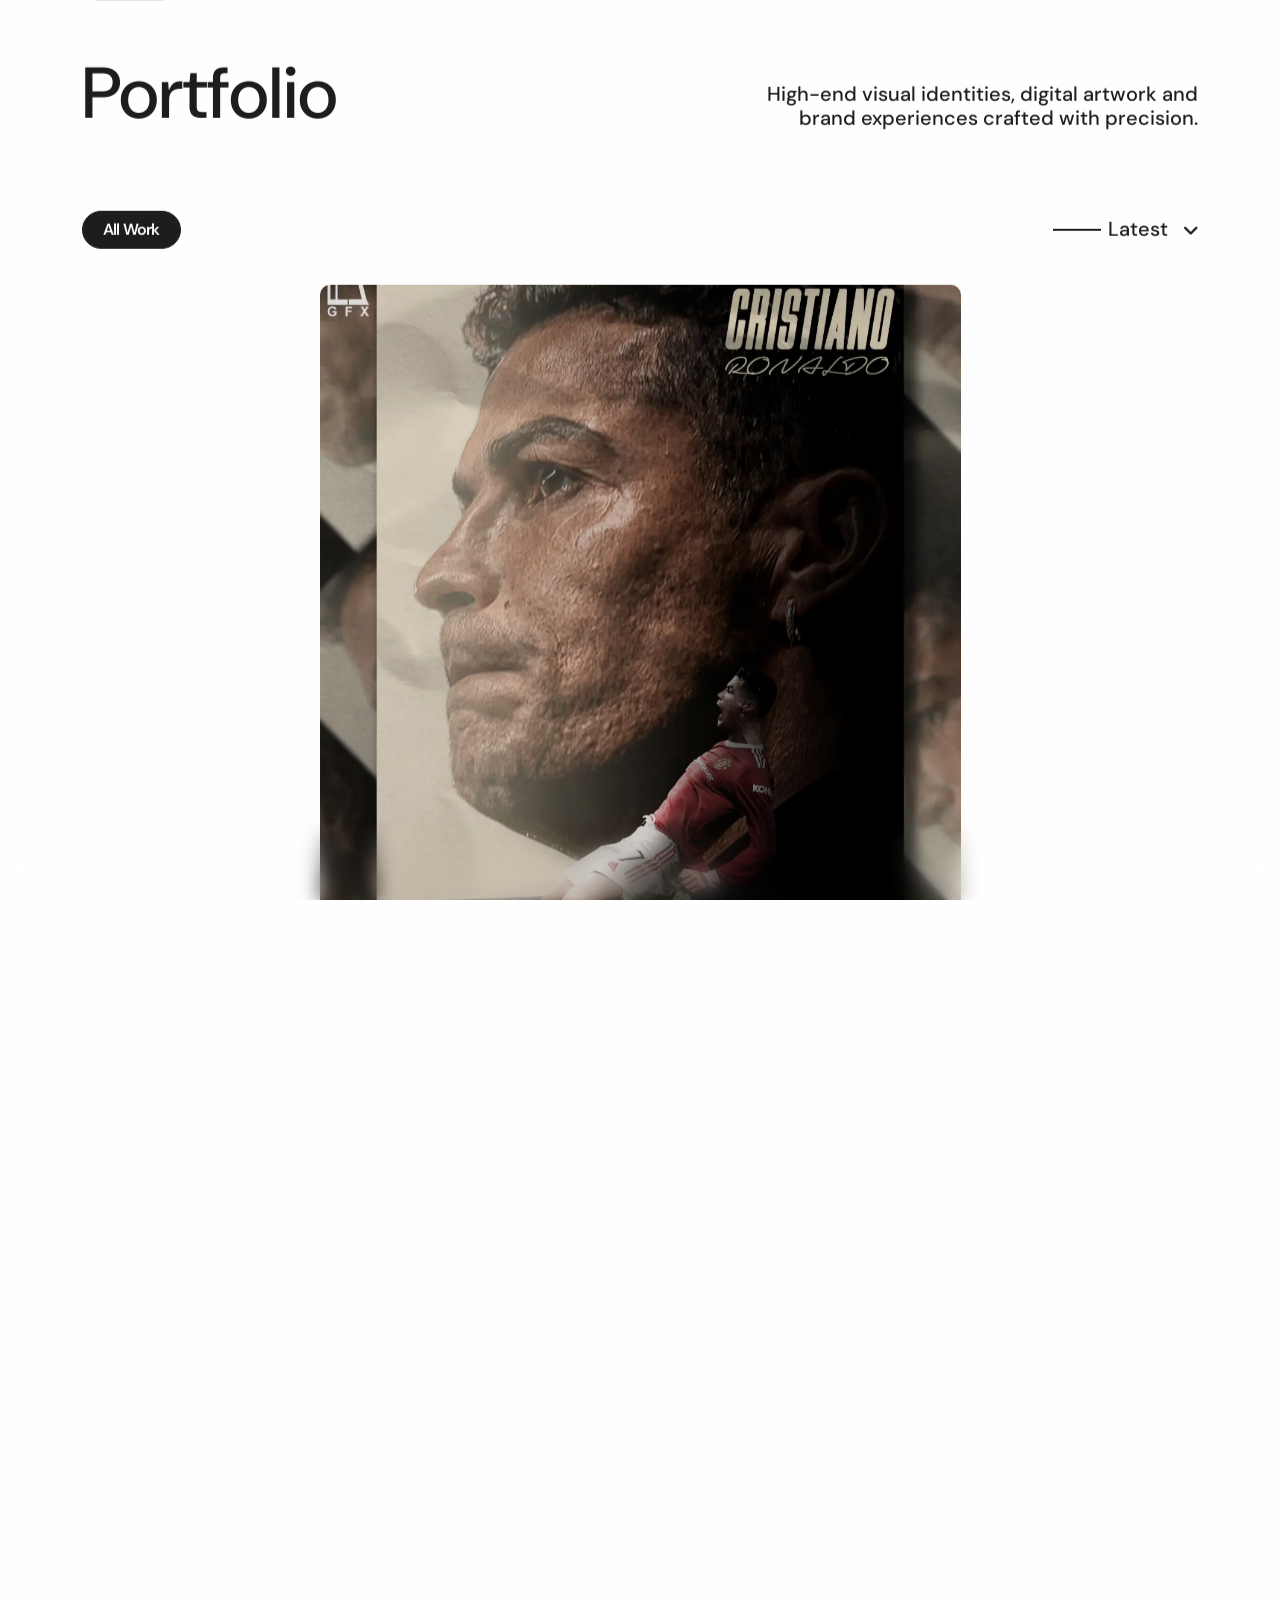
<file: portfolio-1.html>
<!doctype html>
<html lang="en">


<!-- Mirrored from orisa-html-demo.pages.dev/portfolio-1 by HTTrack Website Copier/3.x [XR&CO'2014], Thu, 27 Aug 2026 07:43:44 GMT -->
<!-- Added by HTTrack --><meta http-equiv="content-type" content="text/html;charset=utf-8" /><!-- /Added by HTTrack -->
<head>
    <meta charset="UTF-8">
    <meta name="viewport" content="width=device-width, initial-scale=1.0">
    <meta http-equiv="x-ua-compatible" content="ie=edge">
    <meta name="description" content="AMGFX - Premium graphic design and visual identity by Abdullah Mushtaq.">
    <title>AMGFX - Graphic Designer</title>
    <!-- Favicon icon-->
    <link rel="shortcut icon" type="image/x-icon" href="assets/imgs/template/logo/AM white.png">

    <!-- Libs CSS -->
    <link rel="stylesheet" href="assets/css/vendors/carouselTicker.css">
    <link rel="stylesheet" href="assets/css/vendors/bootstrap.min.css">
    <link rel="stylesheet" href="assets/css/vendors/swiper-bundle.min.css">
    <link rel="stylesheet" href="assets/css/vendors/nice-select.css">
    <link rel="stylesheet" href="assets/css/vendors/font-awesome-pro.css">
    <link rel="stylesheet" href="assets/css/vendors/magnific-popup.css">
    <link rel="stylesheet" href="assets/css/vendors/odometer.css">
    <link rel="stylesheet" href="assets/css/vendors/spacing.css">

    <!-- Main CSS -->
    <link rel="stylesheet" href="assets/css/main.css">

    <style>
        .pf-back-btn {
            display: inline-flex;
            align-items: center;
            gap: 8px;
            padding: 8px 18px;
            border: 1px solid rgba(30, 30, 30, .15);
            border-radius: 999px;
            background: transparent;
            color: var(--at-neutral-950);
            font-size: 14px;
            font-weight: 600;
            cursor: pointer;
            transition: background .25s ease, border-color .25s ease, transform .25s ease;
        }
        .pf-back-btn:hover {
            background: rgba(240, 70, 14, .08);
            border-color: rgba(240, 70, 14, .5);
            color: #F0460E;
            transform: translateX(-2px);
        }
        .pf-logo {
            display: inline-flex;
            align-items: center;
            gap: 8px;
            color: var(--at-neutral-950);
            text-decoration: none;
            transition: opacity .25s ease;
        }
        .pf-logo:hover {
            opacity: .75;
            color: var(--at-neutral-950);
        }
        .pf-logo-chip {
            display: inline-flex;
            align-items: center;
            justify-content: center;
            flex: none;
        }
        .pf-logo img {
            height: 28px;
            width: auto;
            object-fit: contain;
            filter: invert(1);
        }
        [data-bs-theme="dark"] .pf-logo img {
            filter: none;
        }
        .pf-contact-link {
            font-size: 14px;
            font-weight: 500;
            color: var(--at-neutral-950);
            opacity: .75;
            text-decoration: none;
            transition: opacity .25s ease, color .25s ease;
        }
        .pf-contact-link:hover {
            opacity: 1;
            color: #F0460E;
        }
        .at-header-logo img,
        .at-offcanvas-logo img {
            filter: none !important;
        }
    </style>
</head>

<body class="at-magic-cursor">


    <div class="px-blur-bottom"></div>
    <!-- Begin magic cursor -->
    <div id="magic-cursor" class="cursor-black-bg">
        <div id="ball"></div>
    </div>
    <!-- End magic cursor -->
    <div id="smooth-wrapper">
        <div id="smooth-content" class="z-index-3">
            <main class="bg-neutral-0">
                <!-- portfolio-1 top bar -->
                <div class="pf-topbar container pt-40 pb-10">
                    <div class="d-flex flex-wrap align-items-center justify-content-between gap-3">
                        <div class="d-flex align-items-center gap-4">
                            <button type="button" class="pf-back-btn" onclick="if (window.history.length > 1) { window.history.back(); } else { window.location.href = 'index.html'; }">
                                <svg width="16" height="15" viewBox="0 0 16 15" fill="none" xmlns="http://www.w3.org/2000/svg">
                                    <path d="M16 6.00007L2.82814 6.00007L6.77407 2.05413L5.35986 0.639915L-0.999767 7.00007L5.35986 13.3602L6.77407 11.946L2.82814 8.00007L16 8.00007V6.00007Z" fill="currentColor" />
                                </svg>
                                <span>Back</span>
                            </button>
                            <a href="index.html" class="pf-logo">
                                <span class="pf-logo-chip">
                                    <img data-width="30" src="assets/imgs/template/logo/AM white.png" alt="AMGFX Logo">
                                </span>
                                <p class="h6 fw-700 fz-24 mb-0">AMGFX</p>
                            </a>
                        </div>
                        <div class="pf-contact d-flex flex-wrap align-items-center gap-4">
                            <a href="mailto:abdullah.amgfx@gmail.com" class="pf-contact-link">abdullah.amgfx@gmail.com</a>
                            <a href="tel:+923246330460" class="pf-contact-link">+92 324 6330460</a>
                        </div>
                    </div>
                </div>
                <!-- portfolio-1 section 1 -->
                <div class="sec-1-portfolio-1 overflow-hidden pt-40 pb-110 border-bottom-100 ">
                    <div class="container pb-60">
                        <div class="row align-items-end">
                            <div class="col-xxl-8 col-lg-7">
                                <h1 class="fz-ds-1 fw-500">Portfolio</h1>
                            </div>
                            <div class="col-xxl-3 col-lg-5 ms-lg-auto">
                                <p class="fz-font-lg neutral-900 text-lg-end">High-end visual identities, digital artwork and brand experiences crafted with precision.</p>
                            </div>
                        </div>
                    </div>
                    <div class="container position-relative">
                        <div class="row align-items-center">
                            <div class="col-lg-8">
                                <div class="filter-portfolio d-flex flex-wrap align-items-center gap-2">
                                    <a href="#" class="at-btn filter-btn btn-sm active" data-filter="all">All Work</a>
                                </div>
                            </div>
                            <div class="col-lg-2 ms-auto text-end mt-lg-0 mt-3">
                                <div class="d-flex justify-content-end">
                                    <select class="at-select">
                                        <option value="1">Latest</option>
                                        <option value="2">Oldest</option>
                                        <option value="3">Most Popular</option>
                                    </select>
                                </div>
                            </div>
                            <div class="col-12 pb-30"></div>
                        </div>
                        <h2 class="position-absolute p-0 m-0 overflow-hidden" style="width:1px;height:1px;clip:rect(0,0,0,0);white-space:nowrap;border:0;">Portfolio projects</h2>
                        <div class="row g-4 justify-content-center">
                            <!-- beautify ignore:start -->
<div class="mg-portfolio-item anim-zoomin-wrap col-xxl-6 col-lg-7" data-category="football">
    <div class="mg-portfolio-thumb anim-zoomin not-hide-cursor">
        <a class="cursor-hide amgfx-lightbox" href="assets/imgs/pages/football posters/cr7.webp">
            <img data-speed=".8" class="w-100" src="assets/imgs/pages/football posters/cr7.webp" alt="CR7" />
        </a>
    </div>
    <div class="mg-portfolio-content cs-portfolio-content d-flex align-items-center flex-wrap flex-md-nowrap justify-content-between">
        <div class="w-md-75">
            <h3 class="h5 cs-portfolio-title at-title-anim fix mr-20 at-ff-sequel-semi-bold">
                <a href="#" class="at-title-text">CR7</a>
            </h3>
            <p class="fz-font-lg neutral-500">Football Poster Design</p>
        </div>
        <div class="cs-portfolio-tag">
            <ul class="d-flex justify-content-md-end flex-wrap text-nowrap">
                <li><a href="#">Football</a></li>
            </ul>
        </div>
    </div>
</div>
<div class="mg-portfolio-item anim-zoomin-wrap col-xxl-6 col-lg-7" data-category="football">
    <div class="mg-portfolio-thumb anim-zoomin not-hide-cursor">
        <a class="cursor-hide amgfx-lightbox" href="assets/imgs/pages/football posters/ronaldo-siuu.jpg">
            <img data-speed=".8" class="w-100" src="assets/imgs/pages/football posters/ronaldo-siuu.jpg" alt="Ronaldo Siuu" />
        </a>
    </div>
    <div class="mg-portfolio-content cs-portfolio-content d-flex align-items-center flex-wrap flex-md-nowrap justify-content-between">
        <div class="w-md-75">
            <h3 class="h5 cs-portfolio-title at-title-anim fix mr-20 at-ff-sequel-semi-bold">
                <a href="#" class="at-title-text">Ronaldo — Siuu</a>
            </h3>
            <p class="fz-font-lg neutral-500">Football Poster Design</p>
        </div>
        <div class="cs-portfolio-tag">
            <ul class="d-flex justify-content-md-end flex-wrap text-nowrap">
                <li><a href="#">Football</a></li>
            </ul>
        </div>
    </div>
</div>
<div class="mg-portfolio-item anim-zoomin-wrap col-xxl-6 col-lg-7" data-category="football">
    <div class="mg-portfolio-thumb anim-zoomin not-hide-cursor">
        <a class="cursor-hide amgfx-lightbox" href="assets/imgs/pages/football posters/ronaldo-euro.webp">
            <img data-speed=".8" class="w-100" src="assets/imgs/pages/football posters/ronaldo-euro.webp" alt="Ronaldo Euro" />
        </a>
    </div>
    <div class="mg-portfolio-content cs-portfolio-content d-flex align-items-center flex-wrap flex-md-nowrap justify-content-between">
        <div class="w-md-75">
            <h3 class="h5 cs-portfolio-title at-title-anim fix mr-20 at-ff-sequel-semi-bold">
                <a href="#" class="at-title-text">Ronaldo — Euro</a>
            </h3>
            <p class="fz-font-lg neutral-500">Football Poster Design</p>
        </div>
        <div class="cs-portfolio-tag">
            <ul class="d-flex justify-content-md-end flex-wrap text-nowrap">
                <li><a href="#">Football</a></li>
            </ul>
        </div>
    </div>
</div>
<div class="mg-portfolio-item anim-zoomin-wrap col-xxl-6 col-lg-7" data-category="football">
    <div class="mg-portfolio-thumb anim-zoomin not-hide-cursor">
        <a class="cursor-hide amgfx-lightbox" href="assets/imgs/pages/football posters/messi-inter-miami.jpg">
            <img data-speed=".8" class="w-100" src="assets/imgs/pages/football posters/messi-inter-miami.jpg" alt="Messi" />
        </a>
    </div>
    <div class="mg-portfolio-content cs-portfolio-content d-flex align-items-center flex-wrap flex-md-nowrap justify-content-between">
        <div class="w-md-75">
            <h3 class="h5 cs-portfolio-title at-title-anim fix mr-20 at-ff-sequel-semi-bold">
                <a href="#" class="at-title-text">Messi — Inter Miami</a>
            </h3>
            <p class="fz-font-lg neutral-500">Football Poster Design</p>
        </div>
        <div class="cs-portfolio-tag">
            <ul class="d-flex justify-content-md-end flex-wrap text-nowrap">
                <li><a href="#">Football</a></li>
            </ul>
        </div>
    </div>
</div>
<div class="mg-portfolio-item anim-zoomin-wrap col-xxl-6 col-lg-7" data-category="football">
    <div class="mg-portfolio-thumb anim-zoomin not-hide-cursor">
        <a class="cursor-hide amgfx-lightbox" href="assets/imgs/pages/football posters/messi-barca-psg.webp">
            <img data-speed=".8" class="w-100" src="assets/imgs/pages/football posters/messi-barca-psg.webp" alt="Messi" />
        </a>
    </div>
    <div class="mg-portfolio-content cs-portfolio-content d-flex align-items-center flex-wrap flex-md-nowrap justify-content-between">
        <div class="w-md-75">
            <h3 class="h5 cs-portfolio-title at-title-anim fix mr-20 at-ff-sequel-semi-bold">
                <a href="#" class="at-title-text">Lionel Messi</a>
            </h3>
            <p class="fz-font-lg neutral-500">Football Poster Design</p>
        </div>
        <div class="cs-portfolio-tag">
            <ul class="d-flex justify-content-md-end flex-wrap text-nowrap">
                <li><a href="#">Football</a></li>
            </ul>
        </div>
    </div>
</div>
<div class="mg-portfolio-item anim-zoomin-wrap col-xxl-6 col-lg-7" data-category="football">
    <div class="mg-portfolio-thumb anim-zoomin not-hide-cursor">
        <a class="cursor-hide amgfx-lightbox" href="assets/imgs/pages/football posters/kylian-mbappe.webp">
            <img data-speed=".8" class="w-100" src="assets/imgs/pages/football posters/kylian-mbappe.webp" alt="Kylian Mbappe" />
        </a>
    </div>
    <div class="mg-portfolio-content cs-portfolio-content d-flex align-items-center flex-wrap flex-md-nowrap justify-content-between">
        <div class="w-md-75">
            <h3 class="h5 cs-portfolio-title at-title-anim fix mr-20 at-ff-sequel-semi-bold">
                <a href="#" class="at-title-text">Kylian Mbappé</a>
            </h3>
            <p class="fz-font-lg neutral-500">Football Poster Design</p>
        </div>
        <div class="cs-portfolio-tag">
            <ul class="d-flex justify-content-md-end flex-wrap text-nowrap">
                <li><a href="#">Football</a></li>
            </ul>
        </div>
    </div>
</div>
<div class="mg-portfolio-item anim-zoomin-wrap col-xxl-6 col-lg-7" data-category="football">
    <div class="mg-portfolio-thumb anim-zoomin not-hide-cursor">
        <a class="cursor-hide amgfx-lightbox" href="assets/imgs/pages/football posters/luka-modric.jpg">
            <img data-speed=".8" class="w-100" src="assets/imgs/pages/football posters/luka-modric.jpg" alt="Luka Modric" />
        </a>
    </div>
    <div class="mg-portfolio-content cs-portfolio-content d-flex align-items-center flex-wrap flex-md-nowrap justify-content-between">
        <div class="w-md-75">
            <h3 class="h5 cs-portfolio-title at-title-anim fix mr-20 at-ff-sequel-semi-bold">
                <a href="#" class="at-title-text">Luka Modrić</a>
            </h3>
            <p class="fz-font-lg neutral-500">Football Poster Design</p>
        </div>
        <div class="cs-portfolio-tag">
            <ul class="d-flex justify-content-md-end flex-wrap text-nowrap">
                <li><a href="#">Football</a></li>
            </ul>
        </div>
    </div>
</div>
<div class="mg-portfolio-item anim-zoomin-wrap col-xxl-6 col-lg-7" data-category="football">
    <div class="mg-portfolio-thumb anim-zoomin not-hide-cursor">
        <a class="cursor-hide amgfx-lightbox" href="assets/imgs/pages/football posters/toni-kroos.webp">
            <img data-speed=".8" class="w-100" src="assets/imgs/pages/football posters/toni-kroos.webp" alt="Toni Kroos" />
        </a>
    </div>
    <div class="mg-portfolio-content cs-portfolio-content d-flex align-items-center flex-wrap flex-md-nowrap justify-content-between">
        <div class="w-md-75">
            <h3 class="h5 cs-portfolio-title at-title-anim fix mr-20 at-ff-sequel-semi-bold">
                <a href="#" class="at-title-text">Toni Kroos</a>
            </h3>
            <p class="fz-font-lg neutral-500">Football Poster Design</p>
        </div>
        <div class="cs-portfolio-tag">
            <ul class="d-flex justify-content-md-end flex-wrap text-nowrap">
                <li><a href="#">Football</a></li>
            </ul>
        </div>
    </div>
</div>
<div class="mg-portfolio-item anim-zoomin-wrap col-xxl-6 col-lg-7" data-category="football">
    <div class="mg-portfolio-thumb anim-zoomin not-hide-cursor">
        <a class="cursor-hide amgfx-lightbox" href="assets/imgs/pages/football posters/rodrygo.webp">
            <img data-speed=".8" class="w-100" src="assets/imgs/pages/football posters/rodrygo.webp" alt="Rodrygo" />
        </a>
    </div>
    <div class="mg-portfolio-content cs-portfolio-content d-flex align-items-center flex-wrap flex-md-nowrap justify-content-between">
        <div class="w-md-75">
            <h3 class="h5 cs-portfolio-title at-title-anim fix mr-20 at-ff-sequel-semi-bold">
                <a href="#" class="at-title-text">Rodrygo</a>
            </h3>
            <p class="fz-font-lg neutral-500">Football Poster Design</p>
        </div>
        <div class="cs-portfolio-tag">
            <ul class="d-flex justify-content-md-end flex-wrap text-nowrap">
                <li><a href="#">Football</a></li>
            </ul>
        </div>
    </div>
</div>
<div class="mg-portfolio-item anim-zoomin-wrap col-xxl-6 col-lg-7" data-category="football">
    <div class="mg-portfolio-thumb anim-zoomin not-hide-cursor">
        <a class="cursor-hide amgfx-lightbox" href="assets/imgs/pages/football posters/jude-bellingham.webp">
            <img data-speed=".8" class="w-100" src="assets/imgs/pages/football posters/jude-bellingham.webp" alt="Jude Bellingham" />
        </a>
    </div>
    <div class="mg-portfolio-content cs-portfolio-content d-flex align-items-center flex-wrap flex-md-nowrap justify-content-between">
        <div class="w-md-75">
            <h3 class="h5 cs-portfolio-title at-title-anim fix mr-20 at-ff-sequel-semi-bold">
                <a href="#" class="at-title-text">Jude Bellingham</a>
            </h3>
            <p class="fz-font-lg neutral-500">Football Poster Design</p>
        </div>
        <div class="cs-portfolio-tag">
            <ul class="d-flex justify-content-md-end flex-wrap text-nowrap">
                <li><a href="#">Football</a></li>
            </ul>
        </div>
    </div>
</div>
<div class="mg-portfolio-item anim-zoomin-wrap col-xxl-6 col-lg-7" data-category="football">
    <div class="mg-portfolio-thumb anim-zoomin not-hide-cursor">
        <a class="cursor-hide amgfx-lightbox" href="assets/imgs/pages/football posters/fede-valverde.webp">
            <img data-speed=".8" class="w-100" src="assets/imgs/pages/football posters/fede-valverde.webp" alt="Fede Valverde" />
        </a>
    </div>
    <div class="mg-portfolio-content cs-portfolio-content d-flex align-items-center flex-wrap flex-md-nowrap justify-content-between">
        <div class="w-md-75">
            <h3 class="h5 cs-portfolio-title at-title-anim fix mr-20 at-ff-sequel-semi-bold">
                <a href="#" class="at-title-text">Fede Valverde</a>
            </h3>
            <p class="fz-font-lg neutral-500">Football Poster Design</p>
        </div>
        <div class="cs-portfolio-tag">
            <ul class="d-flex justify-content-md-end flex-wrap text-nowrap">
                <li><a href="#">Football</a></li>
            </ul>
        </div>
    </div>
</div>
<div class="mg-portfolio-item anim-zoomin-wrap col-xxl-6 col-lg-7" data-category="football">
    <div class="mg-portfolio-thumb anim-zoomin not-hide-cursor">
        <a class="cursor-hide amgfx-lightbox" href="assets/imgs/pages/football posters/thiago-alcantara.webp">
            <img data-speed=".8" class="w-100" src="assets/imgs/pages/football posters/thiago-alcantara.webp" alt="Thiago Alcantara" />
        </a>
    </div>
    <div class="mg-portfolio-content cs-portfolio-content d-flex align-items-center flex-wrap flex-md-nowrap justify-content-between">
        <div class="w-md-75">
            <h3 class="h5 cs-portfolio-title at-title-anim fix mr-20 at-ff-sequel-semi-bold">
                <a href="#" class="at-title-text">Thiago Alcântara</a>
            </h3>
            <p class="fz-font-lg neutral-500">Football Poster Design</p>
        </div>
        <div class="cs-portfolio-tag">
            <ul class="d-flex justify-content-md-end flex-wrap text-nowrap">
                <li><a href="#">Football</a></li>
            </ul>
        </div>
    </div>
</div>
<div class="mg-portfolio-item anim-zoomin-wrap col-xxl-6 col-lg-7" data-category="football">
    <div class="mg-portfolio-thumb anim-zoomin not-hide-cursor">
        <a class="cursor-hide amgfx-lightbox" href="assets/imgs/pages/football posters/real-madrid.webp">
            <img data-speed=".8" class="w-100" src="assets/imgs/pages/football posters/real-madrid.webp" alt="Real Madrid" />
        </a>
    </div>
    <div class="mg-portfolio-content cs-portfolio-content d-flex align-items-center flex-wrap flex-md-nowrap justify-content-between">
        <div class="w-md-75">
            <h3 class="h5 cs-portfolio-title at-title-anim fix mr-20 at-ff-sequel-semi-bold">
                <a href="#" class="at-title-text">Real Madrid</a>
            </h3>
            <p class="fz-font-lg neutral-500">Football Poster Design</p>
        </div>
        <div class="cs-portfolio-tag">
            <ul class="d-flex justify-content-md-end flex-wrap text-nowrap">
                <li><a href="#">Football</a></li>
            </ul>
        </div>
    </div>
</div>
<div class="mg-portfolio-item anim-zoomin-wrap col-xxl-6 col-lg-7" data-category="football">
    <div class="mg-portfolio-thumb anim-zoomin not-hide-cursor">
        <a class="cursor-hide amgfx-lightbox" href="assets/imgs/pages/football posters/liverpool-poster.webp">
            <img data-speed=".8" class="w-100" src="assets/imgs/pages/football posters/liverpool-poster.webp" alt="Liverpool" />
        </a>
    </div>
    <div class="mg-portfolio-content cs-portfolio-content d-flex align-items-center flex-wrap flex-md-nowrap justify-content-between">
        <div class="w-md-75">
            <h3 class="h5 cs-portfolio-title at-title-anim fix mr-20 at-ff-sequel-semi-bold">
                <a href="#" class="at-title-text">Liverpool</a>
            </h3>
            <p class="fz-font-lg neutral-500">Football Poster Design</p>
        </div>
        <div class="cs-portfolio-tag">
            <ul class="d-flex justify-content-md-end flex-wrap text-nowrap">
                <li><a href="#">Football</a></li>
            </ul>
        </div>
    </div>
</div>
<div class="mg-portfolio-item anim-zoomin-wrap col-xxl-6 col-lg-7" data-category="football">
    <div class="mg-portfolio-thumb anim-zoomin not-hide-cursor">
        <a class="cursor-hide amgfx-lightbox" href="assets/imgs/pages/football posters/liverpool-fc-poster.webp">
            <img data-speed=".8" class="w-100" src="assets/imgs/pages/football posters/liverpool-fc-poster.webp" alt="Liverpool FC" />
        </a>
    </div>
    <div class="mg-portfolio-content cs-portfolio-content d-flex align-items-center flex-wrap flex-md-nowrap justify-content-between">
        <div class="w-md-75">
            <h3 class="h5 cs-portfolio-title at-title-anim fix mr-20 at-ff-sequel-semi-bold">
                <a href="#" class="at-title-text">Liverpool FC</a>
            </h3>
            <p class="fz-font-lg neutral-500">Football Poster Design</p>
        </div>
        <div class="cs-portfolio-tag">
            <ul class="d-flex justify-content-md-end flex-wrap text-nowrap">
                <li><a href="#">Football</a></li>
            </ul>
        </div>
    </div>
</div>
<div class="mg-portfolio-item anim-zoomin-wrap col-xxl-6 col-lg-7" data-category="football">
    <div class="mg-portfolio-thumb anim-zoomin not-hide-cursor">
        <a class="cursor-hide amgfx-lightbox" href="assets/imgs/pages/football posters/chelsea-poster.webp">
            <img data-speed=".8" class="w-100" src="assets/imgs/pages/football posters/chelsea-poster.webp" alt="Chelsea" />
        </a>
    </div>
    <div class="mg-portfolio-content cs-portfolio-content d-flex align-items-center flex-wrap flex-md-nowrap justify-content-between">
        <div class="w-md-75">
            <h3 class="h5 cs-portfolio-title at-title-anim fix mr-20 at-ff-sequel-semi-bold">
                <a href="#" class="at-title-text">Chelsea</a>
            </h3>
            <p class="fz-font-lg neutral-500">Football Poster Design</p>
        </div>
        <div class="cs-portfolio-tag">
            <ul class="d-flex justify-content-md-end flex-wrap text-nowrap">
                <li><a href="#">Football</a></li>
            </ul>
        </div>
    </div>
</div>
<div class="mg-portfolio-item anim-zoomin-wrap col-xxl-6 col-lg-7" data-category="football">
    <div class="mg-portfolio-thumb anim-zoomin not-hide-cursor">
        <a class="cursor-hide amgfx-lightbox" href="assets/imgs/pages/football posters/federico-chiesa.webp">
            <img data-speed=".8" class="w-100" src="assets/imgs/pages/football posters/federico-chiesa.webp" alt="Federico Chiesa" />
        </a>
    </div>
    <div class="mg-portfolio-content cs-portfolio-content d-flex align-items-center flex-wrap flex-md-nowrap justify-content-between">
        <div class="w-md-75">
            <h3 class="h5 cs-portfolio-title at-title-anim fix mr-20 at-ff-sequel-semi-bold">
                <a href="#" class="at-title-text">Federico Chiesa</a>
            </h3>
            <p class="fz-font-lg neutral-500">Football Poster Design</p>
        </div>
        <div class="cs-portfolio-tag">
            <ul class="d-flex justify-content-md-end flex-wrap text-nowrap">
                <li><a href="#">Football</a></li>
            </ul>
        </div>
    </div>
</div>
<div class="mg-portfolio-item anim-zoomin-wrap col-xxl-6 col-lg-7" data-category="football">
    <div class="mg-portfolio-thumb anim-zoomin not-hide-cursor">
        <a class="cursor-hide amgfx-lightbox" href="assets/imgs/pages/football posters/rafael-leao.webp">
            <img data-speed=".8" class="w-100" src="assets/imgs/pages/football posters/rafael-leao.webp" alt="Rafael Leao" />
        </a>
    </div>
    <div class="mg-portfolio-content cs-portfolio-content d-flex align-items-center flex-wrap flex-md-nowrap justify-content-between">
        <div class="w-md-75">
            <h3 class="h5 cs-portfolio-title at-title-anim fix mr-20 at-ff-sequel-semi-bold">
                <a href="#" class="at-title-text">Rafael Leão</a>
            </h3>
            <p class="fz-font-lg neutral-500">Football Poster Design</p>
        </div>
        <div class="cs-portfolio-tag">
            <ul class="d-flex justify-content-md-end flex-wrap text-nowrap">
                <li><a href="#">Football</a></li>
            </ul>
        </div>
    </div>
</div>
<div class="mg-portfolio-item anim-zoomin-wrap col-xxl-6 col-lg-7" data-category="football">
    <div class="mg-portfolio-thumb anim-zoomin not-hide-cursor">
        <a class="cursor-hide amgfx-lightbox" href="assets/imgs/pages/football posters/robert-lewandowski.webp">
            <img data-speed=".8" class="w-100" src="assets/imgs/pages/football posters/robert-lewandowski.webp" alt="Robert Lewandowski" />
        </a>
    </div>
    <div class="mg-portfolio-content cs-portfolio-content d-flex align-items-center flex-wrap flex-md-nowrap justify-content-between">
        <div class="w-md-75">
            <h3 class="h5 cs-portfolio-title at-title-anim fix mr-20 at-ff-sequel-semi-bold">
                <a href="#" class="at-title-text">Robert Lewandowski</a>
            </h3>
            <p class="fz-font-lg neutral-500">Football Poster Design</p>
        </div>
        <div class="cs-portfolio-tag">
            <ul class="d-flex justify-content-md-end flex-wrap text-nowrap">
                <li><a href="#">Football</a></li>
            </ul>
        </div>
    </div>
</div>
<div class="mg-portfolio-item anim-zoomin-wrap col-xxl-6 col-lg-7" data-category="football">
    <div class="mg-portfolio-thumb anim-zoomin not-hide-cursor">
        <a class="cursor-hide amgfx-lightbox" href="assets/imgs/pages/football posters/erling-haaland.webp">
            <img data-speed=".8" class="w-100" src="assets/imgs/pages/football posters/erling-haaland.webp" alt="Erling Haaland" />
        </a>
    </div>
    <div class="mg-portfolio-content cs-portfolio-content d-flex align-items-center flex-wrap flex-md-nowrap justify-content-between">
        <div class="w-md-75">
            <h3 class="h5 cs-portfolio-title at-title-anim fix mr-20 at-ff-sequel-semi-bold">
                <a href="#" class="at-title-text">Erling Haaland</a>
            </h3>
            <p class="fz-font-lg neutral-500">Football Poster Design</p>
        </div>
        <div class="cs-portfolio-tag">
            <ul class="d-flex justify-content-md-end flex-wrap text-nowrap">
                <li><a href="#">Football</a></li>
            </ul>
        </div>
    </div>
</div>
<div class="mg-portfolio-item anim-zoomin-wrap col-xxl-6 col-lg-7" data-category="football">
    <div class="mg-portfolio-thumb anim-zoomin not-hide-cursor">
        <a class="cursor-hide amgfx-lightbox" href="assets/imgs/pages/football posters/joselu.webp">
            <img data-speed=".8" class="w-100" src="assets/imgs/pages/football posters/joselu.webp" alt="Joselu" />
        </a>
    </div>
    <div class="mg-portfolio-content cs-portfolio-content d-flex align-items-center flex-wrap flex-md-nowrap justify-content-between">
        <div class="w-md-75">
            <h3 class="h5 cs-portfolio-title at-title-anim fix mr-20 at-ff-sequel-semi-bold">
                <a href="#" class="at-title-text">Joselu</a>
            </h3>
            <p class="fz-font-lg neutral-500">Football Poster Design</p>
        </div>
        <div class="cs-portfolio-tag">
            <ul class="d-flex justify-content-md-end flex-wrap text-nowrap">
                <li><a href="#">Football</a></li>
            </ul>
        </div>
    </div>
</div>
<div class="mg-portfolio-item anim-zoomin-wrap col-xxl-6 col-lg-7" data-category="football">
    <div class="mg-portfolio-thumb anim-zoomin not-hide-cursor">
        <a class="cursor-hide amgfx-lightbox" href="assets/imgs/pages/football posters/son-heung-min.webp">
            <img data-speed=".8" class="w-100" src="assets/imgs/pages/football posters/son-heung-min.webp" alt="Son Heung-min" />
        </a>
    </div>
    <div class="mg-portfolio-content cs-portfolio-content d-flex align-items-center flex-wrap flex-md-nowrap justify-content-between">
        <div class="w-md-75">
            <h3 class="h5 cs-portfolio-title at-title-anim fix mr-20 at-ff-sequel-semi-bold">
                <a href="#" class="at-title-text">Son Heung-min</a>
            </h3>
            <p class="fz-font-lg neutral-500">Football Poster Design</p>
        </div>
        <div class="cs-portfolio-tag">
            <ul class="d-flex justify-content-md-end flex-wrap text-nowrap">
                <li><a href="#">Football</a></li>
            </ul>
        </div>
    </div>
</div>
<div class="mg-portfolio-item anim-zoomin-wrap col-xxl-6 col-lg-7" data-category="football">
    <div class="mg-portfolio-thumb anim-zoomin not-hide-cursor">
        <a class="cursor-hide amgfx-lightbox" href="assets/imgs/pages/football posters/bruno-fernandes.webp">
            <img data-speed=".8" class="w-100" src="assets/imgs/pages/football posters/bruno-fernandes.webp" alt="Bruno Fernandes" />
        </a>
    </div>
    <div class="mg-portfolio-content cs-portfolio-content d-flex align-items-center flex-wrap flex-md-nowrap justify-content-between">
        <div class="w-md-75">
            <h3 class="h5 cs-portfolio-title at-title-anim fix mr-20 at-ff-sequel-semi-bold">
                <a href="#" class="at-title-text">Bruno Fernandes</a>
            </h3>
            <p class="fz-font-lg neutral-500">Football Poster Design</p>
        </div>
        <div class="cs-portfolio-tag">
            <ul class="d-flex justify-content-md-end flex-wrap text-nowrap">
                <li><a href="#">Football</a></li>
            </ul>
        </div>
    </div>
</div>
<div class="mg-portfolio-item anim-zoomin-wrap col-xxl-6 col-lg-7" data-category="football">
    <div class="mg-portfolio-thumb anim-zoomin not-hide-cursor">
        <a class="cursor-hide amgfx-lightbox" href="assets/imgs/pages/football posters/lamine-yamal.webp">
            <img data-speed=".8" class="w-100" src="assets/imgs/pages/football posters/lamine-yamal.webp" alt="Lamine Yamal" />
        </a>
    </div>
    <div class="mg-portfolio-content cs-portfolio-content d-flex align-items-center flex-wrap flex-md-nowrap justify-content-between">
        <div class="w-md-75">
            <h3 class="h5 cs-portfolio-title at-title-anim fix mr-20 at-ff-sequel-semi-bold">
                <a href="#" class="at-title-text">Lamine Yamal</a>
            </h3>
            <p class="fz-font-lg neutral-500">Football Poster Design</p>
        </div>
        <div class="cs-portfolio-tag">
            <ul class="d-flex justify-content-md-end flex-wrap text-nowrap">
                <li><a href="#">Football</a></li>
            </ul>
        </div>
    </div>
</div>
<div class="mg-portfolio-item anim-zoomin-wrap col-xxl-6 col-lg-7" data-category="football">
    <div class="mg-portfolio-thumb anim-zoomin not-hide-cursor">
        <a class="cursor-hide amgfx-lightbox" href="assets/imgs/pages/football posters/michael-olise.jpg">
            <img data-speed=".8" class="w-100" src="assets/imgs/pages/football posters/michael-olise.jpg" alt="Michael Olise" />
        </a>
    </div>
    <div class="mg-portfolio-content cs-portfolio-content d-flex align-items-center flex-wrap flex-md-nowrap justify-content-between">
        <div class="w-md-75">
            <h3 class="h5 cs-portfolio-title at-title-anim fix mr-20 at-ff-sequel-semi-bold">
                <a href="#" class="at-title-text">Michael Olise</a>
            </h3>
            <p class="fz-font-lg neutral-500">Football Poster Design</p>
        </div>
        <div class="cs-portfolio-tag">
            <ul class="d-flex justify-content-md-end flex-wrap text-nowrap">
                <li><a href="#">Football</a></li>
            </ul>
        </div>
    </div>
</div>
<div class="mg-portfolio-item anim-zoomin-wrap col-xxl-6 col-lg-7" data-category="project">
    <div class="mg-portfolio-thumb anim-zoomin not-hide-cursor">
        <a class="cursor-hide amgfx-lightbox" href="assets/imgs/pages/projects/john-collins-nba.webp">
            <img data-speed=".8" class="w-100" src="assets/imgs/pages/projects/john-collins-nba.webp" alt="John Collins" />
        </a>
    </div>
    <div class="mg-portfolio-content cs-portfolio-content d-flex align-items-center flex-wrap flex-md-nowrap justify-content-between">
        <div class="w-md-75">
            <h3 class="h5 cs-portfolio-title at-title-anim fix mr-20 at-ff-sequel-semi-bold">
                <a href="#" class="at-title-text">John Collins</a>
            </h3>
            <p class="fz-font-lg neutral-500">Sports Poster Design</p>
        </div>
        <div class="cs-portfolio-tag">
            <ul class="d-flex justify-content-md-end flex-wrap text-nowrap">
                <li><a href="#">Basketball</a></li>
            </ul>
        </div>
    </div>
</div>
<div class="mg-portfolio-item anim-zoomin-wrap col-xxl-6 col-lg-7" data-category="project">
    <div class="mg-portfolio-thumb anim-zoomin not-hide-cursor">
        <a class="cursor-hide amgfx-lightbox" href="assets/imgs/pages/projects/austin.jpg">
            <img data-speed=".8" class="w-100" src="assets/imgs/pages/projects/austin.jpg" alt="Stone Cold Steve Austin" />
        </a>
    </div>
    <div class="mg-portfolio-content cs-portfolio-content d-flex align-items-center flex-wrap flex-md-nowrap justify-content-between">
        <div class="w-md-75">
            <h3 class="h5 cs-portfolio-title at-title-anim fix mr-20 at-ff-sequel-semi-bold">
                <a href="#" class="at-title-text">Stone Cold Steve Austin</a>
            </h3>
            <p class="fz-font-lg neutral-500">Sports Poster Design</p>
        </div>
        <div class="cs-portfolio-tag">
            <ul class="d-flex justify-content-md-end flex-wrap text-nowrap">
                <li><a href="#">Wrestling</a></li>
            </ul>
        </div>
    </div>
</div>
<div class="mg-portfolio-item anim-zoomin-wrap col-xxl-6 col-lg-7" data-category="project">
    <div class="mg-portfolio-thumb anim-zoomin not-hide-cursor">
        <a class="cursor-hide amgfx-lightbox" href="assets/imgs/pages/projects/undertaker.jpg">
            <img data-speed=".8" class="w-100" src="assets/imgs/pages/projects/undertaker.jpg" alt="The Undertaker" />
        </a>
    </div>
    <div class="mg-portfolio-content cs-portfolio-content d-flex align-items-center flex-wrap flex-md-nowrap justify-content-between">
        <div class="w-md-75">
            <h3 class="h5 cs-portfolio-title at-title-anim fix mr-20 at-ff-sequel-semi-bold">
                <a href="#" class="at-title-text">The Undertaker</a>
            </h3>
            <p class="fz-font-lg neutral-500">Sports Poster Design</p>
        </div>
        <div class="cs-portfolio-tag">
            <ul class="d-flex justify-content-md-end flex-wrap text-nowrap">
                <li><a href="#">Wrestling</a></li>
            </ul>
        </div>
    </div>
</div>
<div class="mg-portfolio-item anim-zoomin-wrap col-xxl-6 col-lg-7" data-category="project">
    <div class="mg-portfolio-thumb anim-zoomin not-hide-cursor">
        <a class="cursor-hide amgfx-lightbox" href="assets/imgs/pages/projects/larry-bird.jpg">
            <img data-speed=".8" class="w-100" src="assets/imgs/pages/projects/larry-bird.jpg" alt="Larry Bird" />
        </a>
    </div>
    <div class="mg-portfolio-content cs-portfolio-content d-flex align-items-center flex-wrap flex-md-nowrap justify-content-between">
        <div class="w-md-75">
            <h3 class="h5 cs-portfolio-title at-title-anim fix mr-20 at-ff-sequel-semi-bold">
                <a href="#" class="at-title-text">Larry Bird</a>
            </h3>
            <p class="fz-font-lg neutral-500">Sports Poster Design</p>
        </div>
        <div class="cs-portfolio-tag">
            <ul class="d-flex justify-content-md-end flex-wrap text-nowrap">
                <li><a href="#">Basketball</a></li>
            </ul>
        </div>
    </div>
</div>
<div class="mg-portfolio-item anim-zoomin-wrap col-xxl-6 col-lg-7" data-category="project">
    <div class="mg-portfolio-thumb anim-zoomin not-hide-cursor">
        <a class="cursor-hide amgfx-lightbox" href="assets/imgs/pages/projects/kareem-abdul-jabbar.jpg">
            <img data-speed=".8" class="w-100" src="assets/imgs/pages/projects/kareem-abdul-jabbar.jpg" alt="Kareem Abdul-Jabbar" />
        </a>
    </div>
    <div class="mg-portfolio-content cs-portfolio-content d-flex align-items-center flex-wrap flex-md-nowrap justify-content-between">
        <div class="w-md-75">
            <h3 class="h5 cs-portfolio-title at-title-anim fix mr-20 at-ff-sequel-semi-bold">
                <a href="#" class="at-title-text">Kareem Abdul-Jabbar</a>
            </h3>
            <p class="fz-font-lg neutral-500">Sports Poster Design</p>
        </div>
        <div class="cs-portfolio-tag">
            <ul class="d-flex justify-content-md-end flex-wrap text-nowrap">
                <li><a href="#">Basketball</a></li>
            </ul>
        </div>
    </div>
</div>
<div class="mg-portfolio-item anim-zoomin-wrap col-xxl-6 col-lg-7" data-category="project">
    <div class="mg-portfolio-thumb anim-zoomin not-hide-cursor">
        <a class="cursor-hide amgfx-lightbox" href="assets/imgs/pages/projects/nikola-jokic.jpg">
            <img data-speed=".8" class="w-100" src="assets/imgs/pages/projects/nikola-jokic.jpg" alt="Nikola Jokic" />
        </a>
    </div>
    <div class="mg-portfolio-content cs-portfolio-content d-flex align-items-center flex-wrap flex-md-nowrap justify-content-between">
        <div class="w-md-75">
            <h3 class="h5 cs-portfolio-title at-title-anim fix mr-20 at-ff-sequel-semi-bold">
                <a href="#" class="at-title-text">Nikola Jokić</a>
            </h3>
            <p class="fz-font-lg neutral-500">Sports Poster Design</p>
        </div>
        <div class="cs-portfolio-tag">
            <ul class="d-flex justify-content-md-end flex-wrap text-nowrap">
                <li><a href="#">Basketball</a></li>
            </ul>
        </div>
    </div>
</div>
<div class="mg-portfolio-item anim-zoomin-wrap col-xxl-6 col-lg-7" data-category="project">
    <div class="mg-portfolio-thumb anim-zoomin not-hide-cursor">
        <a class="cursor-hide amgfx-lightbox" href="assets/imgs/pages/projects/kobe-bryant.webp">
            <img data-speed=".8" class="w-100" src="assets/imgs/pages/projects/kobe-bryant.webp" alt="Kobe Bryant" />
        </a>
    </div>
    <div class="mg-portfolio-content cs-portfolio-content d-flex align-items-center flex-wrap flex-md-nowrap justify-content-between">
        <div class="w-md-75">
            <h3 class="h5 cs-portfolio-title at-title-anim fix mr-20 at-ff-sequel-semi-bold">
                <a href="#" class="at-title-text">Kobe Bryant</a>
            </h3>
            <p class="fz-font-lg neutral-500">Sports Poster Design</p>
        </div>
        <div class="cs-portfolio-tag">
            <ul class="d-flex justify-content-md-end flex-wrap text-nowrap">
                <li><a href="#">Basketball</a></li>
            </ul>
        </div>
    </div>
</div>
<div class="mg-portfolio-item anim-zoomin-wrap col-xxl-6 col-lg-7" data-category="project">
    <div class="mg-portfolio-thumb anim-zoomin not-hide-cursor">
        <a class="cursor-hide amgfx-lightbox" href="assets/imgs/pages/projects/don-bradman.jpg">
            <img data-speed=".8" class="w-100" src="assets/imgs/pages/projects/don-bradman.jpg" alt="Don Bradman" />
        </a>
    </div>
    <div class="mg-portfolio-content cs-portfolio-content d-flex align-items-center flex-wrap flex-md-nowrap justify-content-between">
        <div class="w-md-75">
            <h3 class="h5 cs-portfolio-title at-title-anim fix mr-20 at-ff-sequel-semi-bold">
                <a href="#" class="at-title-text">Don Bradman</a>
            </h3>
            <p class="fz-font-lg neutral-500">Sports Poster Design</p>
        </div>
        <div class="cs-portfolio-tag">
            <ul class="d-flex justify-content-md-end flex-wrap text-nowrap">
                <li><a href="#">Cricket</a></li>
            </ul>
        </div>
    </div>
</div>
<div class="mg-portfolio-item anim-zoomin-wrap col-xxl-6 col-lg-7" data-category="project">
    <div class="mg-portfolio-thumb anim-zoomin not-hide-cursor">
        <a class="cursor-hide amgfx-lightbox" href="assets/imgs/pages/projects/sachin-tendulkar.jpg">
            <img data-speed=".8" class="w-100" src="assets/imgs/pages/projects/sachin-tendulkar.jpg" alt="Sachin Tendulkar" />
        </a>
    </div>
    <div class="mg-portfolio-content cs-portfolio-content d-flex align-items-center flex-wrap flex-md-nowrap justify-content-between">
        <div class="w-md-75">
            <h3 class="h5 cs-portfolio-title at-title-anim fix mr-20 at-ff-sequel-semi-bold">
                <a href="#" class="at-title-text">Sachin Tendulkar</a>
            </h3>
            <p class="fz-font-lg neutral-500">Sports Poster Design</p>
        </div>
        <div class="cs-portfolio-tag">
            <ul class="d-flex justify-content-md-end flex-wrap text-nowrap">
                <li><a href="#">Cricket</a></li>
            </ul>
        </div>
    </div>
</div>
<div class="mg-portfolio-item anim-zoomin-wrap col-xxl-6 col-lg-7" data-category="project">
    <div class="mg-portfolio-thumb anim-zoomin not-hide-cursor">
        <a class="cursor-hide amgfx-lightbox" href="assets/imgs/pages/projects/muttiah-muralitharan.jpg">
            <img data-speed=".8" class="w-100" src="assets/imgs/pages/projects/muttiah-muralitharan.jpg" alt="Muttiah Muralitharan" />
        </a>
    </div>
    <div class="mg-portfolio-content cs-portfolio-content d-flex align-items-center flex-wrap flex-md-nowrap justify-content-between">
        <div class="w-md-75">
            <h3 class="h5 cs-portfolio-title at-title-anim fix mr-20 at-ff-sequel-semi-bold">
                <a href="#" class="at-title-text">Muttiah Muralitharan</a>
            </h3>
            <p class="fz-font-lg neutral-500">Sports Poster Design</p>
        </div>
        <div class="cs-portfolio-tag">
            <ul class="d-flex justify-content-md-end flex-wrap text-nowrap">
                <li><a href="#">Cricket</a></li>
            </ul>
        </div>
    </div>
</div>
<div class="mg-portfolio-item anim-zoomin-wrap col-xxl-6 col-lg-7" data-category="project">
    <div class="mg-portfolio-thumb anim-zoomin not-hide-cursor">
        <a class="cursor-hide amgfx-lightbox" href="assets/imgs/pages/projects/shaheen-afridi.jpg">
            <img data-speed=".8" class="w-100" src="assets/imgs/pages/projects/shaheen-afridi.jpg" alt="Shaheen Afridi" />
        </a>
    </div>
    <div class="mg-portfolio-content cs-portfolio-content d-flex align-items-center flex-wrap flex-md-nowrap justify-content-between">
        <div class="w-md-75">
            <h3 class="h5 cs-portfolio-title at-title-anim fix mr-20 at-ff-sequel-semi-bold">
                <a href="#" class="at-title-text">Shaheen Afridi</a>
            </h3>
            <p class="fz-font-lg neutral-500">Sports Poster Design</p>
        </div>
        <div class="cs-portfolio-tag">
            <ul class="d-flex justify-content-md-end flex-wrap text-nowrap">
                <li><a href="#">Cricket</a></li>
            </ul>
        </div>
    </div>
</div>
<div class="mg-portfolio-item anim-zoomin-wrap col-xxl-6 col-lg-7" data-category="project">
    <div class="mg-portfolio-thumb anim-zoomin not-hide-cursor">
        <a class="cursor-hide amgfx-lightbox" href="assets/imgs/pages/projects/asia-cup-final.jpg">
            <img data-speed=".8" class="w-100" src="assets/imgs/pages/projects/asia-cup-final.jpg" alt="Asia Cup Final" />
        </a>
    </div>
    <div class="mg-portfolio-content cs-portfolio-content d-flex align-items-center flex-wrap flex-md-nowrap justify-content-between">
        <div class="w-md-75">
            <h3 class="h5 cs-portfolio-title at-title-anim fix mr-20 at-ff-sequel-semi-bold">
                <a href="#" class="at-title-text">Asia Cup Final</a>
            </h3>
            <p class="fz-font-lg neutral-500">Sports Poster Design</p>
        </div>
        <div class="cs-portfolio-tag">
            <ul class="d-flex justify-content-md-end flex-wrap text-nowrap">
                <li><a href="#">Cricket</a></li>
            </ul>
        </div>
    </div>
</div>
<div class="mg-portfolio-item anim-zoomin-wrap col-xxl-6 col-lg-7" data-category="project">
    <div class="mg-portfolio-thumb anim-zoomin not-hide-cursor">
        <a class="cursor-hide amgfx-lightbox" href="assets/imgs/pages/projects/jon-jones.jpg">
            <img data-speed=".8" class="w-100" src="assets/imgs/pages/projects/jon-jones.jpg" alt="Jon Jones" />
        </a>
    </div>
    <div class="mg-portfolio-content cs-portfolio-content d-flex align-items-center flex-wrap flex-md-nowrap justify-content-between">
        <div class="w-md-75">
            <h3 class="h5 cs-portfolio-title at-title-anim fix mr-20 at-ff-sequel-semi-bold">
                <a href="#" class="at-title-text">Jon Jones</a>
            </h3>
            <p class="fz-font-lg neutral-500">Sports Poster Design</p>
        </div>
        <div class="cs-portfolio-tag">
            <ul class="d-flex justify-content-md-end flex-wrap text-nowrap">
                <li><a href="#">MMA</a></li>
            </ul>
        </div>
    </div>
</div>
<div class="mg-portfolio-item anim-zoomin-wrap col-xxl-6 col-lg-7" data-category="project">
    <div class="mg-portfolio-thumb anim-zoomin not-hide-cursor">
        <a class="cursor-hide amgfx-lightbox" href="assets/imgs/pages/projects/khabib.jpg">
            <img data-speed=".8" class="w-100" src="assets/imgs/pages/projects/khabib.jpg" alt="Khabib Nurmagomedov" />
        </a>
    </div>
    <div class="mg-portfolio-content cs-portfolio-content d-flex align-items-center flex-wrap flex-md-nowrap justify-content-between">
        <div class="w-md-75">
            <h3 class="h5 cs-portfolio-title at-title-anim fix mr-20 at-ff-sequel-semi-bold">
                <a href="#" class="at-title-text">Khabib Nurmagomedov</a>
            </h3>
            <p class="fz-font-lg neutral-500">Sports Poster Design</p>
        </div>
        <div class="cs-portfolio-tag">
            <ul class="d-flex justify-content-md-end flex-wrap text-nowrap">
                <li><a href="#">MMA</a></li>
            </ul>
        </div>
    </div>
</div>
<div class="mg-portfolio-item anim-zoomin-wrap col-xxl-6 col-lg-7" data-category="project">
    <div class="mg-portfolio-thumb anim-zoomin not-hide-cursor">
        <a class="cursor-hide amgfx-lightbox" href="assets/imgs/pages/projects/anderson-silva.jpg">
            <img data-speed=".8" class="w-100" src="assets/imgs/pages/projects/anderson-silva.jpg" alt="Anderson Silva" />
        </a>
    </div>
    <div class="mg-portfolio-content cs-portfolio-content d-flex align-items-center flex-wrap flex-md-nowrap justify-content-between">
        <div class="w-md-75">
            <h3 class="h5 cs-portfolio-title at-title-anim fix mr-20 at-ff-sequel-semi-bold">
                <a href="#" class="at-title-text">Anderson Silva</a>
            </h3>
            <p class="fz-font-lg neutral-500">Sports Poster Design</p>
        </div>
        <div class="cs-portfolio-tag">
            <ul class="d-flex justify-content-md-end flex-wrap text-nowrap">
                <li><a href="#">MMA</a></li>
            </ul>
        </div>
    </div>
</div>
<div class="mg-portfolio-item anim-zoomin-wrap col-xxl-6 col-lg-7" data-category="project">
    <div class="mg-portfolio-thumb anim-zoomin not-hide-cursor">
        <a class="cursor-hide amgfx-lightbox" href="assets/imgs/pages/projects/jack-nicklaus.jpg">
            <img data-speed=".8" class="w-100" src="assets/imgs/pages/projects/jack-nicklaus.jpg" alt="Jack Nicklaus" />
        </a>
    </div>
    <div class="mg-portfolio-content cs-portfolio-content d-flex align-items-center flex-wrap flex-md-nowrap justify-content-between">
        <div class="w-md-75">
            <h3 class="h5 cs-portfolio-title at-title-anim fix mr-20 at-ff-sequel-semi-bold">
                <a href="#" class="at-title-text">Jack Nicklaus</a>
            </h3>
            <p class="fz-font-lg neutral-500">Sports Poster Design</p>
        </div>
        <div class="cs-portfolio-tag">
            <ul class="d-flex justify-content-md-end flex-wrap text-nowrap">
                <li><a href="#">Golf</a></li>
            </ul>
        </div>
    </div>
</div>
<div class="mg-portfolio-item anim-zoomin-wrap col-xxl-6 col-lg-7" data-category="project">
    <div class="mg-portfolio-thumb anim-zoomin not-hide-cursor">
        <a class="cursor-hide amgfx-lightbox" href="assets/imgs/pages/projects/valentino-rossi.jpg">
            <img data-speed=".8" class="w-100" src="assets/imgs/pages/projects/valentino-rossi.jpg" alt="Valentino Rossi" />
        </a>
    </div>
    <div class="mg-portfolio-content cs-portfolio-content d-flex align-items-center flex-wrap flex-md-nowrap justify-content-between">
        <div class="w-md-75">
            <h3 class="h5 cs-portfolio-title at-title-anim fix mr-20 at-ff-sequel-semi-bold">
                <a href="#" class="at-title-text">Valentino Rossi</a>
            </h3>
            <p class="fz-font-lg neutral-500">Sports Poster Design</p>
        </div>
        <div class="cs-portfolio-tag">
            <ul class="d-flex justify-content-md-end flex-wrap text-nowrap">
                <li><a href="#">Motorsport</a></li>
            </ul>
        </div>
    </div>
</div>
<div class="mg-portfolio-item anim-zoomin-wrap col-xxl-6 col-lg-7" data-category="project">
    <div class="mg-portfolio-thumb anim-zoomin not-hide-cursor">
        <a class="cursor-hide amgfx-lightbox" href="assets/imgs/pages/projects/sam-kerr.jpg">
            <img data-speed=".8" class="w-100" src="assets/imgs/pages/projects/sam-kerr.jpg" alt="Sam Kerr" />
        </a>
    </div>
    <div class="mg-portfolio-content cs-portfolio-content d-flex align-items-center flex-wrap flex-md-nowrap justify-content-between">
        <div class="w-md-75">
            <h3 class="h5 cs-portfolio-title at-title-anim fix mr-20 at-ff-sequel-semi-bold">
                <a href="#" class="at-title-text">Sam Kerr</a>
            </h3>
            <p class="fz-font-lg neutral-500">Sports Poster Design</p>
        </div>
        <div class="cs-portfolio-tag">
            <ul class="d-flex justify-content-md-end flex-wrap text-nowrap">
                <li><a href="#">Football</a></li>
            </ul>
        </div>
    </div>
</div>
<div class="mg-portfolio-item anim-zoomin-wrap col-xxl-6 col-lg-7" data-category="football">
    <div class="mg-portfolio-thumb anim-zoomin not-hide-cursor">
        <a class="cursor-hide amgfx-lightbox" href="assets/imgs/pages/football posters/arturo-vidal.webp">
            <img data-speed=".8" class="w-100" src="assets/imgs/pages/football posters/arturo-vidal.webp" alt="Arturo Vidal" />
        </a>
    </div>
    <div class="mg-portfolio-content cs-portfolio-content d-flex align-items-center flex-wrap flex-md-nowrap justify-content-between">
        <div class="w-md-75">
            <h3 class="h5 cs-portfolio-title at-title-anim fix mr-20 at-ff-sequel-semi-bold">
                <a href="#" class="at-title-text">Arturo Vidal</a>
            </h3>
            <p class="fz-font-lg neutral-500">Sports Poster Design</p>
        </div>
        <div class="cs-portfolio-tag">
            <ul class="d-flex justify-content-md-end flex-wrap text-nowrap">
                <li><a href="#">Football</a></li>
            </ul>
        </div>
    </div>
</div>
<div class="mg-portfolio-item anim-zoomin-wrap col-xxl-6 col-lg-7" data-category="project">
    <div class="mg-portfolio-thumb anim-zoomin not-hide-cursor">
        <a class="cursor-hide amgfx-lightbox" href="assets/imgs/pages/projects/stan-lee.jpg">
            <img data-speed=".8" class="w-100" src="assets/imgs/pages/projects/stan-lee.jpg" alt="Stan Lee" />
        </a>
    </div>
    <div class="mg-portfolio-content cs-portfolio-content d-flex align-items-center flex-wrap flex-md-nowrap justify-content-between">
        <div class="w-md-75">
            <h3 class="h5 cs-portfolio-title at-title-anim fix mr-20 at-ff-sequel-semi-bold">
                <a href="#" class="at-title-text">Stan Lee</a>
            </h3>
            <p class="fz-font-lg neutral-500">Pop Culture Poster Design</p>
        </div>
        <div class="cs-portfolio-tag">
            <ul class="d-flex justify-content-md-end flex-wrap text-nowrap">
                <li><a href="#">Pop Culture</a></li>
            </ul>
        </div>
    </div>
</div>
<div class="mg-portfolio-item anim-zoomin-wrap col-xxl-6 col-lg-7" data-category="project">
    <div class="mg-portfolio-thumb anim-zoomin not-hide-cursor">
        <a class="cursor-hide amgfx-lightbox" href="assets/imgs/pages/projects/spiderman.webp">
            <img data-speed=".8" class="w-100" src="assets/imgs/pages/projects/spiderman.webp" alt="Spider-Man" />
        </a>
    </div>
    <div class="mg-portfolio-content cs-portfolio-content d-flex align-items-center flex-wrap flex-md-nowrap justify-content-between">
        <div class="w-md-75">
            <h3 class="h5 cs-portfolio-title at-title-anim fix mr-20 at-ff-sequel-semi-bold">
                <a href="#" class="at-title-text">Spider-Man</a>
            </h3>
            <p class="fz-font-lg neutral-500">Pop Culture Poster Design</p>
        </div>
        <div class="cs-portfolio-tag">
            <ul class="d-flex justify-content-md-end flex-wrap text-nowrap">
                <li><a href="#">Pop Culture</a></li>
            </ul>
        </div>
    </div>
</div>
<div class="mg-portfolio-item anim-zoomin-wrap col-xxl-6 col-lg-7" data-category="project">
    <div class="mg-portfolio-thumb anim-zoomin not-hide-cursor">
        <a class="cursor-hide amgfx-lightbox" href="assets/imgs/pages/projects/george-lucas.jpg">
            <img data-speed=".8" class="w-100" src="assets/imgs/pages/projects/george-lucas.jpg" alt="George Lucas" />
        </a>
    </div>
    <div class="mg-portfolio-content cs-portfolio-content d-flex align-items-center flex-wrap flex-md-nowrap justify-content-between">
        <div class="w-md-75">
            <h3 class="h5 cs-portfolio-title at-title-anim fix mr-20 at-ff-sequel-semi-bold">
                <a href="#" class="at-title-text">George Lucas</a>
            </h3>
            <p class="fz-font-lg neutral-500">Pop Culture Poster Design</p>
        </div>
        <div class="cs-portfolio-tag">
            <ul class="d-flex justify-content-md-end flex-wrap text-nowrap">
                <li><a href="#">Pop Culture</a></li>
            </ul>
        </div>
    </div>
</div>
<div class="mg-portfolio-item anim-zoomin-wrap col-xxl-6 col-lg-7" data-category="project">
    <div class="mg-portfolio-thumb anim-zoomin not-hide-cursor">
        <a class="cursor-hide amgfx-lightbox" href="assets/imgs/pages/gigs/el-clasico.jpg">
            <img data-speed=".8" class="w-100" src="assets/imgs/pages/gigs/el-clasico.jpg" alt="El Clasico" />
        </a>
    </div>
    <div class="mg-portfolio-content cs-portfolio-content d-flex align-items-center flex-wrap flex-md-nowrap justify-content-between">
        <div class="w-md-75">
            <h3 class="h5 cs-portfolio-title at-title-anim fix mr-20 at-ff-sequel-semi-bold">
                <a href="#" class="at-title-text">El Clásico</a>
            </h3>
            <p class="fz-font-lg neutral-500">Showcase Poster Design</p>
        </div>
        <div class="cs-portfolio-tag">
            <ul class="d-flex justify-content-md-end flex-wrap text-nowrap">
                <li><a href="#">Football</a></li>
            </ul>
        </div>
    </div>
</div>
<div class="mg-portfolio-item anim-zoomin-wrap col-xxl-6 col-lg-7" data-category="project">
    <div class="mg-portfolio-thumb anim-zoomin not-hide-cursor">
        <a class="cursor-hide amgfx-lightbox" href="assets/imgs/pages/gigs/sports-design-showcase-1.jpg">
            <img data-speed=".8" class="w-100" src="assets/imgs/pages/gigs/sports-design-showcase-1.jpg" alt="Sports Design Showcase Vol 1" />
        </a>
    </div>
    <div class="mg-portfolio-content cs-portfolio-content d-flex align-items-center flex-wrap flex-md-nowrap justify-content-between">
        <div class="w-md-75">
            <h3 class="h5 cs-portfolio-title at-title-anim fix mr-20 at-ff-sequel-semi-bold">
                <a href="#" class="at-title-text">Sports Design Showcase — Vol. 1</a>
            </h3>
            <p class="fz-font-lg neutral-500">Showcase Poster Design</p>
        </div>
        <div class="cs-portfolio-tag">
            <ul class="d-flex justify-content-md-end flex-wrap text-nowrap">
                <li><a href="#">Sports Graphics</a></li>
            </ul>
        </div>
    </div>
</div>
<div class="mg-portfolio-item anim-zoomin-wrap col-xxl-6 col-lg-7" data-category="project">
    <div class="mg-portfolio-thumb anim-zoomin not-hide-cursor">
        <a class="cursor-hide amgfx-lightbox" href="assets/imgs/pages/gigs/sports-design-showcase-2.jpg">
            <img data-speed=".8" class="w-100" src="assets/imgs/pages/gigs/sports-design-showcase-2.jpg" alt="Sports Design Showcase Vol 2" />
        </a>
    </div>
    <div class="mg-portfolio-content cs-portfolio-content d-flex align-items-center flex-wrap flex-md-nowrap justify-content-between">
        <div class="w-md-75">
            <h3 class="h5 cs-portfolio-title at-title-anim fix mr-20 at-ff-sequel-semi-bold">
                <a href="#" class="at-title-text">Sports Design Showcase — Vol. 2</a>
            </h3>
            <p class="fz-font-lg neutral-500">Showcase Poster Design</p>
        </div>
        <div class="cs-portfolio-tag">
            <ul class="d-flex justify-content-md-end flex-wrap text-nowrap">
                <li><a href="#">Sports Graphics</a></li>
            </ul>
        </div>
    </div>
</div>
<div class="mg-portfolio-item anim-zoomin-wrap col-xxl-6 col-lg-7" data-category="project">
    <div class="mg-portfolio-thumb anim-zoomin not-hide-cursor">
        <a class="cursor-hide amgfx-lightbox" href="assets/imgs/pages/gigs/sports-design-showcase-3.jpg">
            <img data-speed=".8" class="w-100" src="assets/imgs/pages/gigs/sports-design-showcase-3.jpg" alt="Sports Design Showcase Vol 3" />
        </a>
    </div>
    <div class="mg-portfolio-content cs-portfolio-content d-flex align-items-center flex-wrap flex-md-nowrap justify-content-between">
        <div class="w-md-75">
            <h3 class="h5 cs-portfolio-title at-title-anim fix mr-20 at-ff-sequel-semi-bold">
                <a href="#" class="at-title-text">Sports Design Showcase — Vol. 3</a>
            </h3>
            <p class="fz-font-lg neutral-500">Showcase Poster Design</p>
        </div>
        <div class="cs-portfolio-tag">
            <ul class="d-flex justify-content-md-end flex-wrap text-nowrap">
                <li><a href="#">Sports Graphics</a></li>
            </ul>
        </div>
    </div>
</div>

                            <!-- beautify ignore:end -->
                        </div>
                    </div>
                </div>
                <!-- About section 7 -->
                <div class="sec-7-about py-5 overflow-hidden">
                    <div class="container py-5">
                        <div class="row g-5">
                            <div class="col-lg-4">
                                <span class="at-btn common-black text-uppercase bg-transparent mb-10 rounded-0 p-0">
                                    <span class="text-uppercase">
                                        <span class="text-1">FAQ</span>
                                        <span class="text-2">FAQ</span>
                                    </span>
                                    <i>
                                        <svg width="11" height="11" viewBox="0 0 11 11" fill="none" xmlns="http://www.w3.org/2000/svg">
                                            <path d="M0.21967 9.40717C-0.0732232 9.70006 -0.0732232 10.1749 0.21967 10.4678C0.512563 10.7607 0.987437 10.7607 1.28033 10.4678L0.21967 9.40717ZM10.6875 0.75C10.6875 0.335786 10.3517 2.97145e-09 9.9375 1.50485e-07L3.1875 -2.70983e-07C2.77329 -2.70983e-07 2.4375 0.335786 2.4375 0.75C2.4375 1.16421 2.77329 1.5 3.1875 1.5H9.1875V7.5C9.1875 7.91421 9.52329 8.25 9.9375 8.25C10.3517 8.25 10.6875 7.91421 10.6875 7.5L10.6875 0.75ZM0.75 9.9375L1.28033 10.4678L10.4678 1.28033L9.9375 0.75L9.40717 0.21967L0.21967 9.40717L0.75 9.9375Z" fill="currentColor" />
                                        </svg>
                                        <svg width="11" height="11" viewBox="0 0 11 11" fill="none" xmlns="http://www.w3.org/2000/svg">
                                            <path d="M0.21967 9.40717C-0.0732232 9.70006 -0.0732232 10.1749 0.21967 10.4678C0.512563 10.7607 0.987437 10.7607 1.28033 10.4678L0.21967 9.40717ZM10.6875 0.75C10.6875 0.335786 10.3517 2.97145e-09 9.9375 1.50485e-07L3.1875 -2.70983e-07C2.77329 -2.70983e-07 2.4375 0.335786 2.4375 0.75C2.4375 1.16421 2.77329 1.5 3.1875 1.5H9.1875V7.5C9.1875 7.91421 9.52329 8.25 9.9375 8.25C10.3517 8.25 10.6875 7.91421 10.6875 7.5L10.6875 0.75ZM0.75 9.9375L1.28033 10.4678L10.4678 1.28033L9.9375 0.75L9.40717 0.21967L0.21967 9.40717L0.75 9.9375Z" fill="currentColor" />
                                        </svg>
                                    </i>
                                </span>
                                <h3 class="section-title lh-1 reveal-text">Frequently <br> Asked Questions</h3>
                                <h4 class="h6 fz-font-lg fw-500">
                                    Your questions about our process, services, <br class="d-none d-xxl-block"> and workflow — answered.
                                </h4>
                            </div>
                            <div class="col-lg-7 ms-lg-auto">
                                <div class="accordion pt-80" id="accordionExample">
                                    <div class="at-faq-item bg-neutral-0 border-100 scroll-move-up rounded-4">
                                        <div class="at-faq-header d-flex gap-2">
                                            <div class="box-number">
                                                <span class="at-faq-number">1</span>
                                            </div>
                                            <button class="at-faq-button" type="button" data-bs-toggle="collapse" data-bs-target="#collapseOne" aria-expanded="true" aria-controls="collapseOne">How does your design process work?</button>
                                        </div>
                                        <div id="collapseOne" class="at-faq-collapse collapse show" data-bs-parent="#accordionExample">
                                            <div class="at-faq-body">
                                                <p>Our process includes discovery, strategy, design, feedback, and delivery — ensuring clarity, collaboration, and results at every stage.</p>
                                            </div>
                                        </div>
                                    </div>
                                    <div class="at-faq-item bg-neutral-0 border-100 scroll-move-up rounded-4">
                                        <div class="at-faq-header d-flex gap-2">
                                            <div class="box-number">
                                                <span class="at-faq-number">2</span>
                                            </div>
                                            <button class="at-faq-button collapsed" type="button" data-bs-toggle="collapse" data-bs-target="#collapseTwo" aria-expanded="false" aria-controls="collapseTwo">How long does a typical project take?</button>
                                        </div>
                                        <div id="collapseTwo" class="at-faq-collapse collapse" data-bs-parent="#accordionExample">
                                            <div class="at-faq-body">
                                                <p>Timelines vary by scope, but most projects take between 2–6 weeks — with clear milestones to keep everything on track.</p>
                                            </div>
                                        </div>
                                    </div>
                                    <div class="at-faq-item bg-neutral-0 border-100 scroll-move-up rounded-4">
                                        <div class="at-faq-header d-flex gap-2">
                                            <div class="box-number">
                                                <span class="at-faq-number">3</span>
                                            </div>
                                            <button class="at-faq-button collapsed" type="button" data-bs-toggle="collapse" data-bs-target="#collapseThree" aria-expanded="false" aria-controls="collapseThree">Do you work with startups or only established brands?</button>
                                        </div>
                                        <div id="collapseThree" class="at-faq-collapse collapse" data-bs-parent="#accordionExample">
                                            <div class="at-faq-body">
                                                <p>We work with both startups and established brands — tailoring our approach to fit each stage of growth.</p>
                                            </div>
                                        </div>
                                    </div>
                                    <div class="at-faq-item bg-neutral-0 border-100 scroll-move-up rounded-4">
                                        <div class="at-faq-header d-flex gap-2">
                                            <div class="box-number">
                                                <span class="at-faq-number">4</span>
                                            </div>
                                            <button class="at-faq-button collapsed" type="button" data-bs-toggle="collapse" data-bs-target="#collapseFour" aria-expanded="false" aria-controls="collapseFour">Can you handle custom or complex requests?</button>
                                        </div>
                                        <div id="collapseFour" class="at-faq-collapse collapse" data-bs-parent="#accordionExample">
                                            <div class="at-faq-body">
                                                <p>Yes — we specialize in custom and complex projects, creating flexible solutions to meet unique needs.</p>
                                            </div>
                                        </div>
                                    </div>
                                </div>
                            </div>
                        </div>
                    </div>
                </div>
            </main>
            <!-- Footer placeholder to maintain scroll height -->
            <div class="footer-placeholder"></div>
        </div>
        <!-- Footer 2 -->
        <footer class="footer-fixed-bottom bg-neutral-950 changeless">
            <div class="at-footer-area mp-footer-style mp-footer-style-2 pt-120 pb-0">
                <div class="container">
                    <!-- Top section: Logo + Contact | Nav | Follow Us + Social -->
                    <div class="row g-5 pb-md-5 pb-2">
                        <div class="col-lg-4">
                            <div class="d-flex flex-wrap align-items-start gap-5">
                                <div class="at-header-logo">
                                    <a href="index.html">
                                        <img data-width="30" src="assets/imgs/template/logo/AM white.png" alt="AMGFX">
                                        <p class="h6 fw-700 text-white mb-0 fz-24">AMGFX</p>
                                    </a>
                                </div>
                                <div class="d-flex flex-column gap-3">
                                    <p class="h6 text-white mb-2 fw-medium"><a href="tel:+923246330460" class="text-white text-decoration-none">+92 324 6330460</a></p>
                                    <p class="h6 text-white mb-2">
                                        <a href="mailto:abdullah.amgfx@gmail.com" class="text-white text-decoration-none">abdullah.amgfx@gmail.com</a>
                                    </p>
                                    <p class="h6 text-white mb-0">
                                        Premium Graphic Design<br>
                                        by Abdullah Mushtaq
                                    </p>
                                </div>
                            </div>
                        </div>
                        <div class="col-lg-4 col-md-6 mx-auto">
                            <div class="at-footer-widget alt-footer-link-item-wrap row">
                                <div class="alt-footer-link-item col-6">
                                    <ul>
                                        <li class="mb-15"><a href="index.html">Home</a></li>
                                        <li class="mb-15"><a href="index.html#about">About</a></li>
                                        <li class="mb-15"><a href="portfolio-1.html">Portfolio</a></li>
                                        <li class="mb-15"><a href="index.html#contact">Contact</a></li>
                                    </ul>
                                </div>
                                <div class="alt-footer-link-item col-6">
                                    <ul>
                                        <li class="mb-15"><a href="#">Logo Design</a></li>
                                        <li class="mb-15"><a href="#">Sports Graphics</a></li>
                                        <li class="mb-15"><a href="#">Brand Identity</a></li>
                                        <li class="mb-15"><a href="#">Social Media Design</a></li>
                                    </ul>
                                </div>
                            </div>
                        </div>
                        <div class="col-lg-3 col-md-6 flex-column justify-content-lg-end d-none d-md-flex">
                            <p class="footer-2-follow-label text-white opacity-50 text-uppercase small mb-3">Follow Us</p>
                            <div class="at-footer-widget at-footer-link">
                                <div class="at-hero-social">
                                    <a href="https://www.facebook.com/share/1CCd5VU3Ac/" target="_blank" rel="noopener">
                                        Facebook
                                        <svg xmlns="http://www.w3.org/2000/svg" width="9" height="10" viewBox="0 0 9 10" fill="none">
                                            <path d="M5.62494 9.99994L0.562517 10L0.5625 8.75003L4.49994 8.74996L4.5 2.39273L2.27828 4.86124L1.48278 3.97739L5.0625 0L8.64225 3.97739L7.84676 4.86124L5.625 2.3927L5.62494 9.99994Z" fill="currentColor" />
                                        </svg>
                                    </a>
                                    <a href="https://www.instagram.com/amgfx7" target="_blank" rel="noopener">
                                        Instagram
                                        <svg xmlns="http://www.w3.org/2000/svg" width="9" height="10" viewBox="0 0 9 10" fill="none">
                                            <path d="M5.62494 9.99994L0.562517 10L0.5625 8.75003L4.49994 8.74996L4.5 2.39273L2.27828 4.86124L1.48278 3.97739L5.0625 0L8.64225 3.97739L7.84676 4.86124L5.625 2.3927L5.62494 9.99994Z" fill="currentColor" />
                                        </svg>
                                    </a>
                                </div>
                            </div>
                        </div>
                    </div>

                    <!-- Divider -->
                    <div class="footer-2-border pt-40 pb-40">
                        <!-- Bottom section: Copyright | Let's Connect + Hours | Service tags -->
                        <div class="row align-items-end g-4">
                            <div class="col-lg-10 col-md-8">
                                <span class="at-footer-copyright">Designed by Abdullah Mushtaq © 2026</span>
                                <div class="at-title-anim overflow-hidden">
                                    <h2 class="footer-2-connect-title text-white mb-0 at-title-text text-scale-anim">Let's Connect</h2>
                                </div>
                            </div>
                            <div class="col-lg-2 col-md-4 text-end">
                                <div class="d-flex flex-wrap align-items-end gap-4 gap-md-5 mb-3">
                                    <div class="footer-2-hours text-white">
                                        <span class="d-block fz-font-md opacity-50">Mo - Sa</span>
                                        <h3 class="h5 fw-400 common-white">9am - 5pm</h3>
                                    </div>
                                </div>

                            </div>
                        </div>
                        <div class="row d-none d-md-block">
                            <div class="col-12">
                                <ul class="d-flex flex-wrap gap-lg-4 gap-2 ps-3 pt-4 pb-2">
                                    <li>
                                        <div class="at-btn at-btn-border-white border-0 ps-2 pe-2 py-0 common-white opacity-50 bg-transparent rounded-0">
                                            <span>
                                                <span class="text-1">Logo Design</span>
                                                <span class="text-2">Logo Design</span>
                                            </span>
                                            <i>
                                                <svg width="11" height="11" viewBox="0 0 11 11" fill="none" xmlns="http://www.w3.org/2000/svg">
                                                    <path d="M0.21967 9.40717C-0.0732232 9.70006 -0.0732232 10.1749 0.21967 10.4678C0.512563 10.7607 0.987437 10.7607 1.28033 10.4678L0.21967 9.40717ZM10.6875 0.75C10.6875 0.335786 10.3517 2.97145e-09 9.9375 1.50485e-07L3.1875 -2.70983e-07C2.77329 -2.70983e-07 2.4375 0.335786 2.4375 0.75C2.4375 1.16421 2.77329 1.5 3.1875 1.5H9.1875V7.5C9.1875 7.91421 9.52329 8.25 9.9375 8.25C10.3517 8.25 10.6875 7.91421 10.6875 7.5L10.6875 0.75ZM0.75 9.9375L1.28033 10.4678L10.4678 1.28033L9.9375 0.75L9.40717 0.21967L0.21967 9.40717L0.75 9.9375Z" fill="currentColor" />
                                                </svg>
                                                <svg width="11" height="11" viewBox="0 0 11 11" fill="none" xmlns="http://www.w3.org/2000/svg">
                                                    <path d="M0.21967 9.40717C-0.0732232 9.70006 -0.0732232 10.1749 0.21967 10.4678C0.512563 10.7607 0.987437 10.7607 1.28033 10.4678L0.21967 9.40717ZM10.6875 0.75C10.6875 0.335786 10.3517 2.97145e-09 9.9375 1.50485e-07L3.1875 -2.70983e-07C2.77329 -2.70983e-07 2.4375 0.335786 2.4375 0.75C2.4375 1.16421 2.77329 1.5 3.1875 1.5H9.1875V7.5C9.1875 7.91421 9.52329 8.25 9.9375 8.25C10.3517 8.25 10.6875 7.91421 10.6875 7.5L10.6875 0.75ZM0.75 9.9375L1.28033 10.4678L10.4678 1.28033L9.9375 0.75L9.40717 0.21967L0.21967 9.40717L0.75 9.9375Z" fill="currentColor" />
                                                </svg>
                                            </i>
                                        </div>
                                    </li>
                                    <li>
                                        <div class="at-btn at-btn-border-white border-0 ps-2 pe-2 py-0 common-white opacity-50 bg-transparent rounded-0">
                                            <span>
                                                <span class="text-1">Motion Graphics</span>
                                                <span class="text-2">Motion Graphics</span>
                                            </span>
                                            <i>
                                                <svg width="11" height="11" viewBox="0 0 11 11" fill="none" xmlns="http://www.w3.org/2000/svg">
                                                    <path d="M0.21967 9.40717C-0.0732232 9.70006 -0.0732232 10.1749 0.21967 10.4678C0.512563 10.7607 0.987437 10.7607 1.28033 10.4678L0.21967 9.40717ZM10.6875 0.75C10.6875 0.335786 10.3517 2.97145e-09 9.9375 1.50485e-07L3.1875 -2.70983e-07C2.77329 -2.70983e-07 2.4375 0.335786 2.4375 0.75C2.4375 1.16421 2.77329 1.5 3.1875 1.5H9.1875V7.5C9.1875 7.91421 9.52329 8.25 9.9375 8.25C10.3517 8.25 10.6875 7.91421 10.6875 7.5L10.6875 0.75ZM0.75 9.9375L1.28033 10.4678L10.4678 1.28033L9.9375 0.75L9.40717 0.21967L0.21967 9.40717L0.75 9.9375Z" fill="currentColor" />
                                                </svg>
                                                <svg width="11" height="11" viewBox="0 0 11 11" fill="none" xmlns="http://www.w3.org/2000/svg">
                                                    <path d="M0.21967 9.40717C-0.0732232 9.70006 -0.0732232 10.1749 0.21967 10.4678C0.512563 10.7607 0.987437 10.7607 1.28033 10.4678L0.21967 9.40717ZM10.6875 0.75C10.6875 0.335786 10.3517 2.97145e-09 9.9375 1.50485e-07L3.1875 -2.70983e-07C2.77329 -2.70983e-07 2.4375 0.335786 2.4375 0.75C2.4375 1.16421 2.77329 1.5 3.1875 1.5H9.1875V7.5C9.1875 7.91421 9.52329 8.25 9.9375 8.25C10.3517 8.25 10.6875 7.91421 10.6875 7.5L10.6875 0.75ZM0.75 9.9375L1.28033 10.4678L10.4678 1.28033L9.9375 0.75L9.40717 0.21967L0.21967 9.40717L0.75 9.9375Z" fill="currentColor" />
                                                </svg>
                                            </i>
                                        </div>
                                    </li>
                                    <li>
                                        <div class="at-btn at-btn-border-white border-0 ps-2 pe-2 py-0 common-white opacity-50 bg-transparent rounded-0">
                                            <span>
                                                <span class="text-1">Brand Identity</span>
                                                <span class="text-2">Brand Identity</span>
                                            </span>
                                            <i>
                                                <svg width="11" height="11" viewBox="0 0 11 11" fill="none" xmlns="http://www.w3.org/2000/svg">
                                                    <path d="M0.21967 9.40717C-0.0732232 9.70006 -0.0732232 10.1749 0.21967 10.4678C0.512563 10.7607 0.987437 10.7607 1.28033 10.4678L0.21967 9.40717ZM10.6875 0.75C10.6875 0.335786 10.3517 2.97145e-09 9.9375 1.50485e-07L3.1875 -2.70983e-07C2.77329 -2.70983e-07 2.4375 0.335786 2.4375 0.75C2.4375 1.16421 2.77329 1.5 3.1875 1.5H9.1875V7.5C9.1875 7.91421 9.52329 8.25 9.9375 8.25C10.3517 8.25 10.6875 7.91421 10.6875 7.5L10.6875 0.75ZM0.75 9.9375L1.28033 10.4678L10.4678 1.28033L9.9375 0.75L9.40717 0.21967L0.21967 9.40717L0.75 9.9375Z" fill="currentColor" />
                                                </svg>
                                                <svg width="11" height="11" viewBox="0 0 11 11" fill="none" xmlns="http://www.w3.org/2000/svg">
                                                    <path d="M0.21967 9.40717C-0.0732232 9.70006 -0.0732232 10.1749 0.21967 10.4678C0.512563 10.7607 0.987437 10.7607 1.28033 10.4678L0.21967 9.40717ZM10.6875 0.75C10.6875 0.335786 10.3517 2.97145e-09 9.9375 1.50485e-07L3.1875 -2.70983e-07C2.77329 -2.70983e-07 2.4375 0.335786 2.4375 0.75C2.4375 1.16421 2.77329 1.5 3.1875 1.5H9.1875V7.5C9.1875 7.91421 9.52329 8.25 9.9375 8.25C10.3517 8.25 10.6875 7.91421 10.6875 7.5L10.6875 0.75ZM0.75 9.9375L1.28033 10.4678L10.4678 1.28033L9.9375 0.75L9.40717 0.21967L0.21967 9.40717L0.75 9.9375Z" fill="currentColor" />
                                                </svg>
                                            </i>
                                        </div>
                                    </li>
                                    <li>
                                        <div class="at-btn at-btn-border-white border-0 ps-2 pe-2 py-0 common-white opacity-50 bg-transparent rounded-0">
                                            <span>
                                                <span class="text-1">Social Media Design</span>
                                                <span class="text-2">Social Media Design</span>
                                            </span>
                                            <i>
                                                <svg width="11" height="11" viewBox="0 0 11 11" fill="none" xmlns="http://www.w3.org/2000/svg">
                                                    <path d="M0.21967 9.40717C-0.0732232 9.70006 -0.0732232 10.1749 0.21967 10.4678C0.512563 10.7607 0.987437 10.7607 1.28033 10.4678L0.21967 9.40717ZM10.6875 0.75C10.6875 0.335786 10.3517 2.97145e-09 9.9375 1.50485e-07L3.1875 -2.70983e-07C2.77329 -2.70983e-07 2.4375 0.335786 2.4375 0.75C2.4375 1.16421 2.77329 1.5 3.1875 1.5H9.1875V7.5C9.1875 7.91421 9.52329 8.25 9.9375 8.25C10.3517 8.25 10.6875 7.91421 10.6875 7.5L10.6875 0.75ZM0.75 9.9375L1.28033 10.4678L10.4678 1.28033L9.9375 0.75L9.40717 0.21967L0.21967 9.40717L0.75 9.9375Z" fill="currentColor" />
                                                </svg>
                                                <svg width="11" height="11" viewBox="0 0 11 11" fill="none" xmlns="http://www.w3.org/2000/svg">
                                                    <path d="M0.21967 9.40717C-0.0732232 9.70006 -0.0732232 10.1749 0.21967 10.4678C0.512563 10.7607 0.987437 10.7607 1.28033 10.4678L0.21967 9.40717ZM10.6875 0.75C10.6875 0.335786 10.3517 2.97145e-09 9.9375 1.50485e-07L3.1875 -2.70983e-07C2.77329 -2.70983e-07 2.4375 0.335786 2.4375 0.75C2.4375 1.16421 2.77329 1.5 3.1875 1.5H9.1875V7.5C9.1875 7.91421 9.52329 8.25 9.9375 8.25C10.3517 8.25 10.6875 7.91421 10.6875 7.5L10.6875 0.75ZM0.75 9.9375L1.28033 10.4678L10.4678 1.28033L9.9375 0.75L9.40717 0.21967L0.21967 9.40717L0.75 9.9375Z" fill="currentColor" />
                                                </svg>
                                            </i>
                                        </div>
                                    </li>
                                </ul>
                            </div>
                        </div>
                    </div>
                </div>
            </div>
        </footer>
    </div>
    <!-- back to top start -->
    <div class="back-to-top-wrapper">
        <button id="back_to_top" type="button" class="back-to-top-btn">
            <svg width="12" height="7" viewBox="0 0 12 7" fill="none" xmlns="http://www.w3.org/2000/svg">
                <path d="M11 6L6 1L1 6" stroke="currentColor" stroke-width="1.5" stroke-linecap="round" stroke-linejoin="round" />
            </svg>
        </button>
    </div>
    <!-- back to top end -->
    <!-- Libs JS -->
    <script src="assets/js/vendors/color-modes.js"></script>
    <script src="assets/js/vendors/jquery-3.7.1.min.js"></script>
    <script src="assets/js/vendors/plugin.js"></script>
    <script src="assets/js/vendors/bootstrap.min.js"></script>
    <script src="assets/js/vendors/swiper-bundle.min.js"></script>
    <script src="assets/js/vendors/jquery.carouselTicker.min.js"></script>
    <script src="assets/js/vendors/jquery.magnific-popup.min.js"></script>
    <script src="assets/js/vendors/jquery.odometer.min.js"></script>
    <script src="assets/js/vendors/jquery.appear.js"></script>
    <script src="assets/js/vendors/jquery.elevatezoom.js"></script>
    <script src="assets/js/vendors/nice-select.js"></script>
    <script src="assets/js/vendors/parallax.js"></script>
    <script src="assets/js/vendors/ripple-2.js"></script>
    <script src="assets/js/vendors/imagesloaded-pkgd.js"></script>
    <script src="assets/js/vendors/isotope.pkgd.min.js"></script>
    <script src="assets/js/vendors/image-hover-effects.js"></script>
    <script src="assets/js/at-cursor.js"></script>
    <script src="assets/js/main.js"></script>
<script>
$(document).ready(function(){
    $(".amgfx-lightbox").magnificPopup({
        type: "image",
        closeOnContentClick: true,
        closeBtnInside: false,
        fixedContentPos: true,
        mainClass: "mfp-no-margins mfp-with-zoom",
        image: { verticalFit: true },
        zoom: { enabled: true, duration: 300 }
    });
});
</script>
<script>
(function () {
    var portfolioCards = document.querySelectorAll('.mg-portfolio-item');
    if (!portfolioCards.length) return;

    // Replace each button with a clone to strip any previously-attached
    // listeners (e.g. from main.js), guaranteeing only this handler runs.
    document.querySelectorAll('.filter-portfolio .filter-btn').forEach(function (oldBtn) {
        var clone = oldBtn.cloneNode(true);
        oldBtn.parentNode.replaceChild(clone, oldBtn);
    });
    var filterButtons = document.querySelectorAll('.filter-portfolio .filter-btn');

    filterButtons.forEach(function (button) {
        button.addEventListener('click', function (e) {
            e.preventDefault();

            var wasActive = this.classList.contains('active');
            filterButtons.forEach(function (btn) { btn.classList.remove('active'); });
            if (!wasActive) this.classList.add('active');

            var filterValue = wasActive ? 'all' : this.getAttribute('data-filter');

            portfolioCards.forEach(function (card) {
                var cardCategory = card.getAttribute('data-category');
                var show = filterValue === 'all' || cardCategory === filterValue;
                card.style.transition = 'opacity .3s ease';
                if (show) {
                    card.style.display = '';
                    card.style.opacity = '0';

                    // The poster thumbnail has its own gsap ScrollTrigger reveal
                    // (main.js #19) that only fires on scroll, based on its position
                    // at page load. Filtering reflows the grid, so a card that jumps
                    // into view here may never actually cross that trigger — leaving
                    // it permanently stuck at opacity:0 (a blank poster). Replay the
                    // same zoom-in reveal manually instead of depending on the trigger.
                    var thumb = card.querySelector('.anim-zoomin');
                    if (thumb) {
                        thumb.style.transition = 'none';
                        thumb.style.opacity = '0';
                        thumb.style.visibility = 'visible';
                        thumb.style.scale = '1.15';
                        thumb.style.transform = 'none';
                    }

                    // Double rAF so the "from" state above actually paints before
                    // the transition to the "to" state below is requested — otherwise
                    // the browser can coalesce both into a single frame and skip it.
                    requestAnimationFrame(function () {
                        requestAnimationFrame(function () {
                            card.style.opacity = '1';
                            if (thumb) {
                                thumb.style.transition = 'opacity .6s ease, scale .6s ease';
                                thumb.style.opacity = '1';
                                thumb.style.scale = '1';
                            }
                        });
                    });
                } else {
                    card.style.opacity = '0';
                    setTimeout(function () { card.style.display = 'none'; }, 300);
                }
            });
        });
    });
})();
</script></body>


<!-- Mirrored from orisa-html-demo.pages.dev/portfolio-1 by HTTrack Website Copier/3.x [XR&CO'2014], Thu, 27 Aug 2026 07:43:44 GMT -->
</html>
</file>
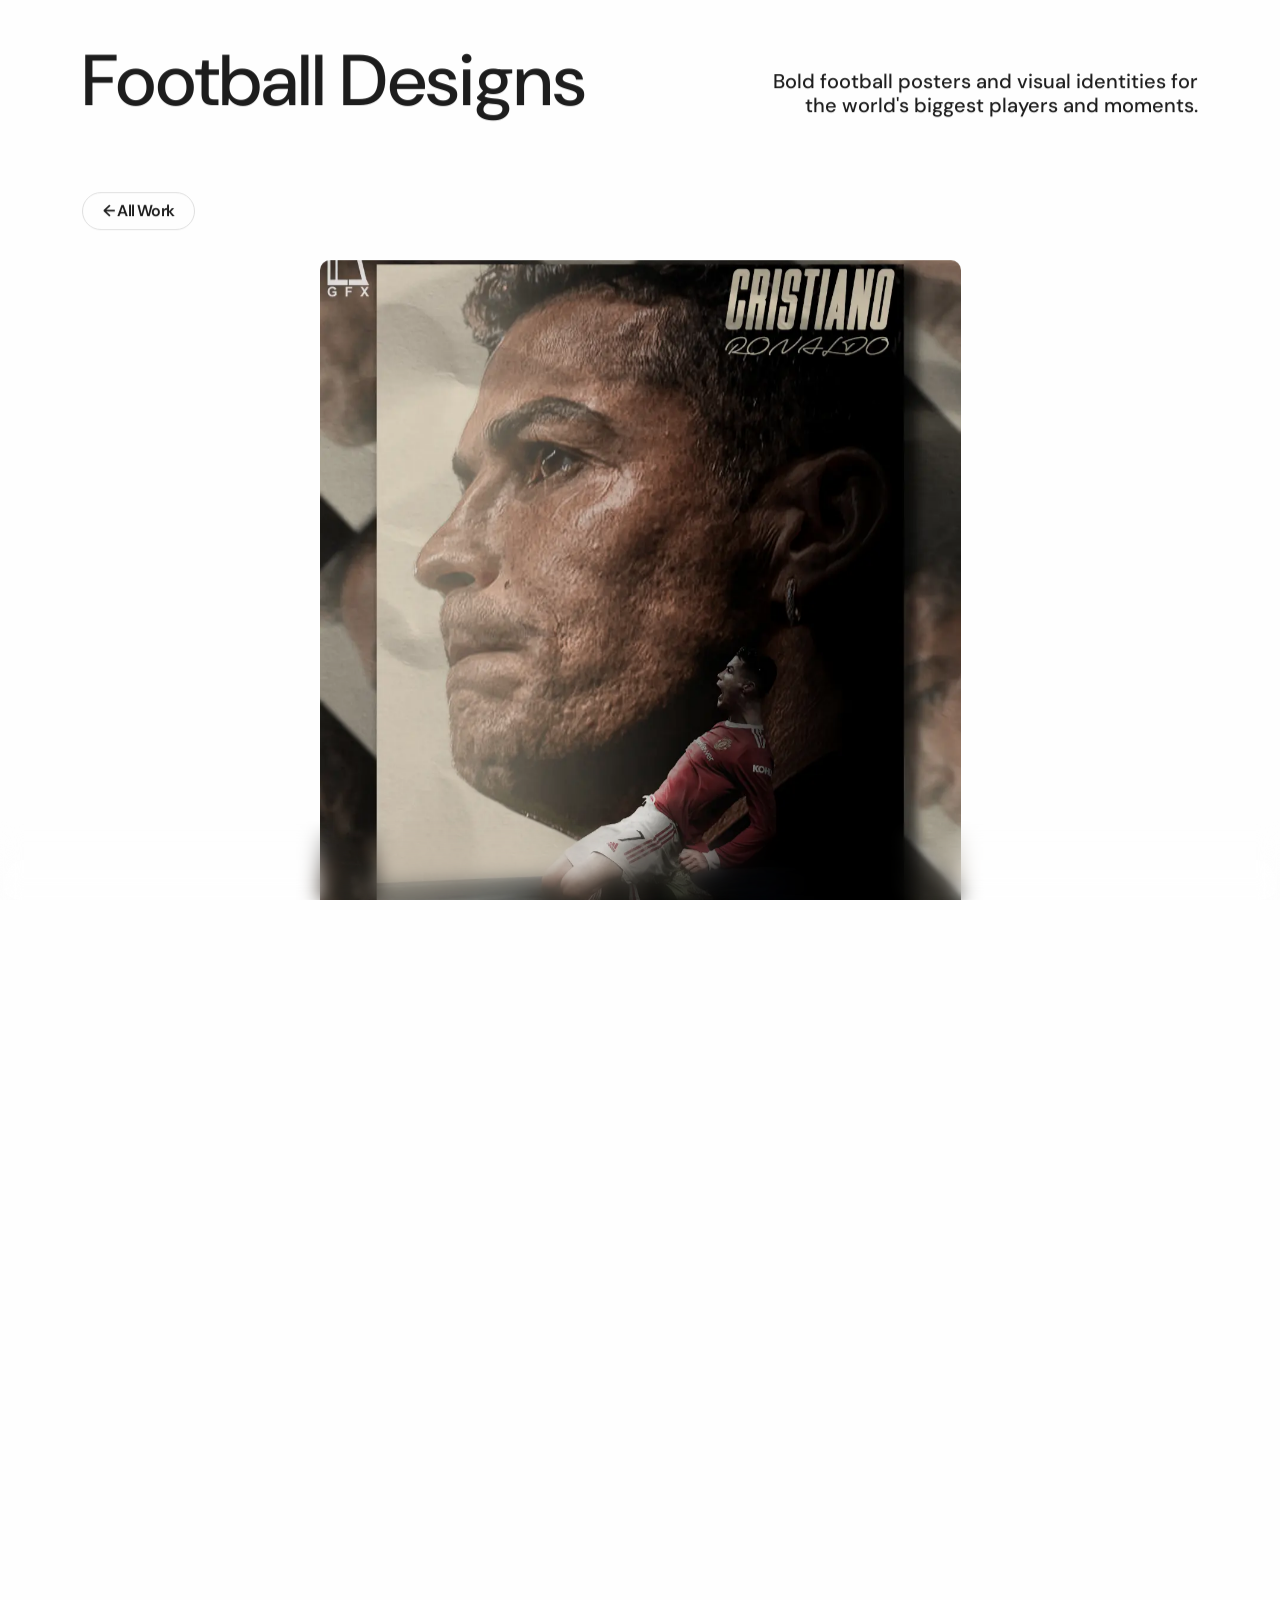
<file: portfolio-football.html>
<!doctype html>
<html lang="en">

<head>
    <meta charset="UTF-8">
    <meta name="viewport" content="width=device-width, initial-scale=1.0">
    <meta http-equiv="x-ua-compatible" content="ie=edge">
    <meta name="description" content="AMGFX - Football poster designs by Abdullah Mushtaq.">
    <title>AMGFX - Football Designs</title>
    <!-- Favicon icon-->
    <link rel="shortcut icon" type="image/x-icon" href="assets/imgs/template/logo/AM white.png">

    <!-- Libs CSS -->
    <link rel="stylesheet" href="assets/css/vendors/carouselTicker.css">
    <link rel="stylesheet" href="assets/css/vendors/bootstrap.min.css">
    <link rel="stylesheet" href="assets/css/vendors/swiper-bundle.min.css">
    <link rel="stylesheet" href="assets/css/vendors/nice-select.css">
    <link rel="stylesheet" href="assets/css/vendors/font-awesome-pro.css">
    <link rel="stylesheet" href="assets/css/vendors/magnific-popup.css">
    <link rel="stylesheet" href="assets/css/vendors/odometer.css">
    <link rel="stylesheet" href="assets/css/vendors/spacing.css">

    <!-- Main CSS -->
    <link rel="stylesheet" href="assets/css/main.css">

    <style>
        .pf-back-btn {
            display: inline-flex;
            align-items: center;
            gap: 8px;
            padding: 8px 18px;
            border: 1px solid rgba(30, 30, 30, .15);
            border-radius: 999px;
            background: transparent;
            color: var(--at-neutral-950);
            font-size: 14px;
            font-weight: 600;
            cursor: pointer;
            transition: background .25s ease, border-color .25s ease, transform .25s ease;
        }
        .pf-back-btn:hover {
            background: rgba(240, 70, 14, .08);
            border-color: rgba(240, 70, 14, .5);
            color: #F0460E;
            transform: translateX(-2px);
        }
        .pf-logo {
            display: inline-flex;
            align-items: center;
            gap: 8px;
            color: var(--at-neutral-950);
            text-decoration: none;
            transition: opacity .25s ease;
        }
        .pf-logo:hover {
            opacity: .75;
            color: var(--at-neutral-950);
        }
        .pf-logo-chip {
            display: inline-flex;
            align-items: center;
            justify-content: center;
            width: 38px;
            height: 38px;
            border-radius: 50%;
            background: #0F0F0F;
            flex: none;
        }
        .pf-logo img {
            height: 20px;
            width: auto;
            object-fit: contain;
        }
        .pf-contact-link {
            font-size: 14px;
            font-weight: 500;
            color: var(--at-neutral-950);
            opacity: .75;
            text-decoration: none;
            transition: opacity .25s ease, color .25s ease;
        }
        .pf-contact-link:hover {
            opacity: 1;
            color: #F0460E;
        }
        .at-header-logo img,
        .at-offcanvas-logo img {
            filter: none !important;
        }
    </style>
</head>

<body class="at-magic-cursor">


    <div class="px-blur-bottom"></div>
    <!-- Begin magic cursor -->
    <div id="magic-cursor" class="cursor-black-bg">
        <div id="ball"></div>
    </div>
    <!-- End magic cursor -->
    <div id="smooth-wrapper">
        <div id="smooth-content" class="z-index-3">
            <main class="bg-neutral-0">
                <!-- top bar -->
                <div class="pf-topbar container pt-40 pb-10">
                    <div class="d-flex flex-wrap align-items-center justify-content-between gap-3">
                        <div class="d-flex align-items-center gap-4">
                            <button type="button" class="pf-back-btn" onclick="if (window.history.length > 1) { window.history.back(); } else { window.location.href = 'index.html'; }">
                                <svg width="16" height="15" viewBox="0 0 16 15" fill="none" xmlns="http://www.w3.org/2000/svg">
                                    <path d="M16 6.00007L2.82814 6.00007L6.77407 2.05413L5.35986 0.639915L-0.999767 7.00007L5.35986 13.3602L6.77407 11.946L2.82814 8.00007L16 8.00007V6.00007Z" fill="currentColor" />
                                </svg>
                                <span>Back</span>
                            </button>
                            <a href="index.html" class="pf-logo">
                                <span class="pf-logo-chip">
                                    <img data-width="30" src="assets/imgs/template/logo/AM white.png" alt="AMGFX Logo">
                                </span>
                                <p class="h6 fw-700 fz-24 mb-0">AMGFX</p>
                            </a>
                        </div>
                        <div class="pf-contact d-flex flex-wrap align-items-center gap-4">
                            <a href="mailto:abdullah.amgfx@gmail.com" class="pf-contact-link">abdullah.amgfx@gmail.com</a>
                            <a href="tel:+923246330460" class="pf-contact-link">+92 324 6330460</a>
                        </div>
                    </div>
                </div>
                <!-- section 1 -->
                <div class="sec-1-portfolio-1 overflow-hidden pt-40 pb-110 border-bottom-100 ">
                    <div class="container pb-60">
                        <div class="row align-items-end">
                            <div class="col-xxl-8 col-lg-7">
                                <h1 class="fz-ds-1 fw-500">Football Designs</h1>
                            </div>
                            <div class="col-xxl-3 col-lg-5 ms-lg-auto">
                                <p class="fz-font-lg neutral-900 text-lg-end">Bold football posters and visual identities for the world's biggest players and moments.</p>
                            </div>
                        </div>
                    </div>
                    <div class="container position-relative">
                        <div class="row align-items-center">
                            <div class="col-lg-8">
                                <a href="portfolio-1.html" class="at-btn filter-btn btn-sm">← All Work</a>
                            </div>
                            <div class="col-12 pb-30"></div>
                        </div>
                        <h2 class="position-absolute p-0 m-0 overflow-hidden" style="width:1px;height:1px;clip:rect(0,0,0,0);white-space:nowrap;border:0;">Football portfolio projects</h2>
                        <div class="row g-4 justify-content-center">
                            <!-- beautify ignore:start -->
<div class="mg-portfolio-item anim-zoomin-wrap col-xxl-6 col-lg-7" data-category="football">
    <div class="mg-portfolio-thumb anim-zoomin not-hide-cursor">
        <a class="cursor-hide amgfx-lightbox" href="assets/imgs/pages/football posters/cr7.webp">
            <img data-speed=".8" class="w-100" src="assets/imgs/pages/football posters/cr7.webp" alt="CR7" />
        </a>
    </div>
    <div class="mg-portfolio-content cs-portfolio-content d-flex align-items-center flex-wrap flex-md-nowrap justify-content-between">
        <div class="w-md-75">
            <h3 class="h5 cs-portfolio-title at-title-anim fix mr-20 at-ff-sequel-semi-bold">
                <a href="#" class="at-title-text">CR7</a>
            </h3>
            <p class="fz-font-lg neutral-500">Football Poster Design</p>
        </div>
        <div class="cs-portfolio-tag">
            <ul class="d-flex justify-content-md-end flex-wrap text-nowrap">
                <li><a href="#">Football</a></li>
            </ul>
        </div>
    </div>
</div>
<div class="mg-portfolio-item anim-zoomin-wrap col-xxl-6 col-lg-7" data-category="football">
    <div class="mg-portfolio-thumb anim-zoomin not-hide-cursor">
        <a class="cursor-hide amgfx-lightbox" href="assets/imgs/pages/football posters/ronaldo-siuu.jpg">
            <img data-speed=".8" class="w-100" src="assets/imgs/pages/football posters/ronaldo-siuu.jpg" alt="Ronaldo Siuu" />
        </a>
    </div>
    <div class="mg-portfolio-content cs-portfolio-content d-flex align-items-center flex-wrap flex-md-nowrap justify-content-between">
        <div class="w-md-75">
            <h3 class="h5 cs-portfolio-title at-title-anim fix mr-20 at-ff-sequel-semi-bold">
                <a href="#" class="at-title-text">Ronaldo — Siuu</a>
            </h3>
            <p class="fz-font-lg neutral-500">Football Poster Design</p>
        </div>
        <div class="cs-portfolio-tag">
            <ul class="d-flex justify-content-md-end flex-wrap text-nowrap">
                <li><a href="#">Football</a></li>
            </ul>
        </div>
    </div>
</div>
<div class="mg-portfolio-item anim-zoomin-wrap col-xxl-6 col-lg-7" data-category="football">
    <div class="mg-portfolio-thumb anim-zoomin not-hide-cursor">
        <a class="cursor-hide amgfx-lightbox" href="assets/imgs/pages/football posters/ronaldo-euro.webp">
            <img data-speed=".8" class="w-100" src="assets/imgs/pages/football posters/ronaldo-euro.webp" alt="Ronaldo Euro" />
        </a>
    </div>
    <div class="mg-portfolio-content cs-portfolio-content d-flex align-items-center flex-wrap flex-md-nowrap justify-content-between">
        <div class="w-md-75">
            <h3 class="h5 cs-portfolio-title at-title-anim fix mr-20 at-ff-sequel-semi-bold">
                <a href="#" class="at-title-text">Ronaldo — Euro</a>
            </h3>
            <p class="fz-font-lg neutral-500">Football Poster Design</p>
        </div>
        <div class="cs-portfolio-tag">
            <ul class="d-flex justify-content-md-end flex-wrap text-nowrap">
                <li><a href="#">Football</a></li>
            </ul>
        </div>
    </div>
</div>
<div class="mg-portfolio-item anim-zoomin-wrap col-xxl-6 col-lg-7" data-category="football">
    <div class="mg-portfolio-thumb anim-zoomin not-hide-cursor">
        <a class="cursor-hide amgfx-lightbox" href="assets/imgs/pages/football posters/messi-inter-miami.jpg">
            <img data-speed=".8" class="w-100" src="assets/imgs/pages/football posters/messi-inter-miami.jpg" alt="Messi" />
        </a>
    </div>
    <div class="mg-portfolio-content cs-portfolio-content d-flex align-items-center flex-wrap flex-md-nowrap justify-content-between">
        <div class="w-md-75">
            <h3 class="h5 cs-portfolio-title at-title-anim fix mr-20 at-ff-sequel-semi-bold">
                <a href="#" class="at-title-text">Messi — Inter Miami</a>
            </h3>
            <p class="fz-font-lg neutral-500">Football Poster Design</p>
        </div>
        <div class="cs-portfolio-tag">
            <ul class="d-flex justify-content-md-end flex-wrap text-nowrap">
                <li><a href="#">Football</a></li>
            </ul>
        </div>
    </div>
</div>
<div class="mg-portfolio-item anim-zoomin-wrap col-xxl-6 col-lg-7" data-category="football">
    <div class="mg-portfolio-thumb anim-zoomin not-hide-cursor">
        <a class="cursor-hide amgfx-lightbox" href="assets/imgs/pages/football posters/messi-barca-psg.webp">
            <img data-speed=".8" class="w-100" src="assets/imgs/pages/football posters/messi-barca-psg.webp" alt="Messi" />
        </a>
    </div>
    <div class="mg-portfolio-content cs-portfolio-content d-flex align-items-center flex-wrap flex-md-nowrap justify-content-between">
        <div class="w-md-75">
            <h3 class="h5 cs-portfolio-title at-title-anim fix mr-20 at-ff-sequel-semi-bold">
                <a href="#" class="at-title-text">Lionel Messi</a>
            </h3>
            <p class="fz-font-lg neutral-500">Football Poster Design</p>
        </div>
        <div class="cs-portfolio-tag">
            <ul class="d-flex justify-content-md-end flex-wrap text-nowrap">
                <li><a href="#">Football</a></li>
            </ul>
        </div>
    </div>
</div>
<div class="mg-portfolio-item anim-zoomin-wrap col-xxl-6 col-lg-7" data-category="football">
    <div class="mg-portfolio-thumb anim-zoomin not-hide-cursor">
        <a class="cursor-hide amgfx-lightbox" href="assets/imgs/pages/football posters/kylian-mbappe.webp">
            <img data-speed=".8" class="w-100" src="assets/imgs/pages/football posters/kylian-mbappe.webp" alt="Kylian Mbappe" />
        </a>
    </div>
    <div class="mg-portfolio-content cs-portfolio-content d-flex align-items-center flex-wrap flex-md-nowrap justify-content-between">
        <div class="w-md-75">
            <h3 class="h5 cs-portfolio-title at-title-anim fix mr-20 at-ff-sequel-semi-bold">
                <a href="#" class="at-title-text">Kylian Mbappé</a>
            </h3>
            <p class="fz-font-lg neutral-500">Football Poster Design</p>
        </div>
        <div class="cs-portfolio-tag">
            <ul class="d-flex justify-content-md-end flex-wrap text-nowrap">
                <li><a href="#">Football</a></li>
            </ul>
        </div>
    </div>
</div>
<div class="mg-portfolio-item anim-zoomin-wrap col-xxl-6 col-lg-7" data-category="football">
    <div class="mg-portfolio-thumb anim-zoomin not-hide-cursor">
        <a class="cursor-hide amgfx-lightbox" href="assets/imgs/pages/football posters/luka-modric.jpg">
            <img data-speed=".8" class="w-100" src="assets/imgs/pages/football posters/luka-modric.jpg" alt="Luka Modric" />
        </a>
    </div>
    <div class="mg-portfolio-content cs-portfolio-content d-flex align-items-center flex-wrap flex-md-nowrap justify-content-between">
        <div class="w-md-75">
            <h3 class="h5 cs-portfolio-title at-title-anim fix mr-20 at-ff-sequel-semi-bold">
                <a href="#" class="at-title-text">Luka Modrić</a>
            </h3>
            <p class="fz-font-lg neutral-500">Football Poster Design</p>
        </div>
        <div class="cs-portfolio-tag">
            <ul class="d-flex justify-content-md-end flex-wrap text-nowrap">
                <li><a href="#">Football</a></li>
            </ul>
        </div>
    </div>
</div>
<div class="mg-portfolio-item anim-zoomin-wrap col-xxl-6 col-lg-7" data-category="football">
    <div class="mg-portfolio-thumb anim-zoomin not-hide-cursor">
        <a class="cursor-hide amgfx-lightbox" href="assets/imgs/pages/football posters/toni-kroos.webp">
            <img data-speed=".8" class="w-100" src="assets/imgs/pages/football posters/toni-kroos.webp" alt="Toni Kroos" />
        </a>
    </div>
    <div class="mg-portfolio-content cs-portfolio-content d-flex align-items-center flex-wrap flex-md-nowrap justify-content-between">
        <div class="w-md-75">
            <h3 class="h5 cs-portfolio-title at-title-anim fix mr-20 at-ff-sequel-semi-bold">
                <a href="#" class="at-title-text">Toni Kroos</a>
            </h3>
            <p class="fz-font-lg neutral-500">Football Poster Design</p>
        </div>
        <div class="cs-portfolio-tag">
            <ul class="d-flex justify-content-md-end flex-wrap text-nowrap">
                <li><a href="#">Football</a></li>
            </ul>
        </div>
    </div>
</div>
<div class="mg-portfolio-item anim-zoomin-wrap col-xxl-6 col-lg-7" data-category="football">
    <div class="mg-portfolio-thumb anim-zoomin not-hide-cursor">
        <a class="cursor-hide amgfx-lightbox" href="assets/imgs/pages/football posters/rodrygo.webp">
            <img data-speed=".8" class="w-100" src="assets/imgs/pages/football posters/rodrygo.webp" alt="Rodrygo" />
        </a>
    </div>
    <div class="mg-portfolio-content cs-portfolio-content d-flex align-items-center flex-wrap flex-md-nowrap justify-content-between">
        <div class="w-md-75">
            <h3 class="h5 cs-portfolio-title at-title-anim fix mr-20 at-ff-sequel-semi-bold">
                <a href="#" class="at-title-text">Rodrygo</a>
            </h3>
            <p class="fz-font-lg neutral-500">Football Poster Design</p>
        </div>
        <div class="cs-portfolio-tag">
            <ul class="d-flex justify-content-md-end flex-wrap text-nowrap">
                <li><a href="#">Football</a></li>
            </ul>
        </div>
    </div>
</div>
<div class="mg-portfolio-item anim-zoomin-wrap col-xxl-6 col-lg-7" data-category="football">
    <div class="mg-portfolio-thumb anim-zoomin not-hide-cursor">
        <a class="cursor-hide amgfx-lightbox" href="assets/imgs/pages/football posters/jude-bellingham.webp">
            <img data-speed=".8" class="w-100" src="assets/imgs/pages/football posters/jude-bellingham.webp" alt="Jude Bellingham" />
        </a>
    </div>
    <div class="mg-portfolio-content cs-portfolio-content d-flex align-items-center flex-wrap flex-md-nowrap justify-content-between">
        <div class="w-md-75">
            <h3 class="h5 cs-portfolio-title at-title-anim fix mr-20 at-ff-sequel-semi-bold">
                <a href="#" class="at-title-text">Jude Bellingham</a>
            </h3>
            <p class="fz-font-lg neutral-500">Football Poster Design</p>
        </div>
        <div class="cs-portfolio-tag">
            <ul class="d-flex justify-content-md-end flex-wrap text-nowrap">
                <li><a href="#">Football</a></li>
            </ul>
        </div>
    </div>
</div>
<div class="mg-portfolio-item anim-zoomin-wrap col-xxl-6 col-lg-7" data-category="football">
    <div class="mg-portfolio-thumb anim-zoomin not-hide-cursor">
        <a class="cursor-hide amgfx-lightbox" href="assets/imgs/pages/football posters/fede-valverde.webp">
            <img data-speed=".8" class="w-100" src="assets/imgs/pages/football posters/fede-valverde.webp" alt="Fede Valverde" />
        </a>
    </div>
    <div class="mg-portfolio-content cs-portfolio-content d-flex align-items-center flex-wrap flex-md-nowrap justify-content-between">
        <div class="w-md-75">
            <h3 class="h5 cs-portfolio-title at-title-anim fix mr-20 at-ff-sequel-semi-bold">
                <a href="#" class="at-title-text">Fede Valverde</a>
            </h3>
            <p class="fz-font-lg neutral-500">Football Poster Design</p>
        </div>
        <div class="cs-portfolio-tag">
            <ul class="d-flex justify-content-md-end flex-wrap text-nowrap">
                <li><a href="#">Football</a></li>
            </ul>
        </div>
    </div>
</div>
<div class="mg-portfolio-item anim-zoomin-wrap col-xxl-6 col-lg-7" data-category="football">
    <div class="mg-portfolio-thumb anim-zoomin not-hide-cursor">
        <a class="cursor-hide amgfx-lightbox" href="assets/imgs/pages/football posters/thiago-alcantara.webp">
            <img data-speed=".8" class="w-100" src="assets/imgs/pages/football posters/thiago-alcantara.webp" alt="Thiago Alcantara" />
        </a>
    </div>
    <div class="mg-portfolio-content cs-portfolio-content d-flex align-items-center flex-wrap flex-md-nowrap justify-content-between">
        <div class="w-md-75">
            <h3 class="h5 cs-portfolio-title at-title-anim fix mr-20 at-ff-sequel-semi-bold">
                <a href="#" class="at-title-text">Thiago Alcântara</a>
            </h3>
            <p class="fz-font-lg neutral-500">Football Poster Design</p>
        </div>
        <div class="cs-portfolio-tag">
            <ul class="d-flex justify-content-md-end flex-wrap text-nowrap">
                <li><a href="#">Football</a></li>
            </ul>
        </div>
    </div>
</div>
<div class="mg-portfolio-item anim-zoomin-wrap col-xxl-6 col-lg-7" data-category="football">
    <div class="mg-portfolio-thumb anim-zoomin not-hide-cursor">
        <a class="cursor-hide amgfx-lightbox" href="assets/imgs/pages/football posters/real-madrid.webp">
            <img data-speed=".8" class="w-100" src="assets/imgs/pages/football posters/real-madrid.webp" alt="Real Madrid" />
        </a>
    </div>
    <div class="mg-portfolio-content cs-portfolio-content d-flex align-items-center flex-wrap flex-md-nowrap justify-content-between">
        <div class="w-md-75">
            <h3 class="h5 cs-portfolio-title at-title-anim fix mr-20 at-ff-sequel-semi-bold">
                <a href="#" class="at-title-text">Real Madrid</a>
            </h3>
            <p class="fz-font-lg neutral-500">Football Poster Design</p>
        </div>
        <div class="cs-portfolio-tag">
            <ul class="d-flex justify-content-md-end flex-wrap text-nowrap">
                <li><a href="#">Football</a></li>
            </ul>
        </div>
    </div>
</div>
<div class="mg-portfolio-item anim-zoomin-wrap col-xxl-6 col-lg-7" data-category="football">
    <div class="mg-portfolio-thumb anim-zoomin not-hide-cursor">
        <a class="cursor-hide amgfx-lightbox" href="assets/imgs/pages/football posters/liverpool-poster.webp">
            <img data-speed=".8" class="w-100" src="assets/imgs/pages/football posters/liverpool-poster.webp" alt="Liverpool" />
        </a>
    </div>
    <div class="mg-portfolio-content cs-portfolio-content d-flex align-items-center flex-wrap flex-md-nowrap justify-content-between">
        <div class="w-md-75">
            <h3 class="h5 cs-portfolio-title at-title-anim fix mr-20 at-ff-sequel-semi-bold">
                <a href="#" class="at-title-text">Liverpool</a>
            </h3>
            <p class="fz-font-lg neutral-500">Football Poster Design</p>
        </div>
        <div class="cs-portfolio-tag">
            <ul class="d-flex justify-content-md-end flex-wrap text-nowrap">
                <li><a href="#">Football</a></li>
            </ul>
        </div>
    </div>
</div>
<div class="mg-portfolio-item anim-zoomin-wrap col-xxl-6 col-lg-7" data-category="football">
    <div class="mg-portfolio-thumb anim-zoomin not-hide-cursor">
        <a class="cursor-hide amgfx-lightbox" href="assets/imgs/pages/football posters/liverpool-fc-poster.webp">
            <img data-speed=".8" class="w-100" src="assets/imgs/pages/football posters/liverpool-fc-poster.webp" alt="Liverpool FC" />
        </a>
    </div>
    <div class="mg-portfolio-content cs-portfolio-content d-flex align-items-center flex-wrap flex-md-nowrap justify-content-between">
        <div class="w-md-75">
            <h3 class="h5 cs-portfolio-title at-title-anim fix mr-20 at-ff-sequel-semi-bold">
                <a href="#" class="at-title-text">Liverpool FC</a>
            </h3>
            <p class="fz-font-lg neutral-500">Football Poster Design</p>
        </div>
        <div class="cs-portfolio-tag">
            <ul class="d-flex justify-content-md-end flex-wrap text-nowrap">
                <li><a href="#">Football</a></li>
            </ul>
        </div>
    </div>
</div>
<div class="mg-portfolio-item anim-zoomin-wrap col-xxl-6 col-lg-7" data-category="football">
    <div class="mg-portfolio-thumb anim-zoomin not-hide-cursor">
        <a class="cursor-hide amgfx-lightbox" href="assets/imgs/pages/football posters/chelsea-poster.webp">
            <img data-speed=".8" class="w-100" src="assets/imgs/pages/football posters/chelsea-poster.webp" alt="Chelsea" />
        </a>
    </div>
    <div class="mg-portfolio-content cs-portfolio-content d-flex align-items-center flex-wrap flex-md-nowrap justify-content-between">
        <div class="w-md-75">
            <h3 class="h5 cs-portfolio-title at-title-anim fix mr-20 at-ff-sequel-semi-bold">
                <a href="#" class="at-title-text">Chelsea</a>
            </h3>
            <p class="fz-font-lg neutral-500">Football Poster Design</p>
        </div>
        <div class="cs-portfolio-tag">
            <ul class="d-flex justify-content-md-end flex-wrap text-nowrap">
                <li><a href="#">Football</a></li>
            </ul>
        </div>
    </div>
</div>
<div class="mg-portfolio-item anim-zoomin-wrap col-xxl-6 col-lg-7" data-category="football">
    <div class="mg-portfolio-thumb anim-zoomin not-hide-cursor">
        <a class="cursor-hide amgfx-lightbox" href="assets/imgs/pages/football posters/federico-chiesa.webp">
            <img data-speed=".8" class="w-100" src="assets/imgs/pages/football posters/federico-chiesa.webp" alt="Federico Chiesa" />
        </a>
    </div>
    <div class="mg-portfolio-content cs-portfolio-content d-flex align-items-center flex-wrap flex-md-nowrap justify-content-between">
        <div class="w-md-75">
            <h3 class="h5 cs-portfolio-title at-title-anim fix mr-20 at-ff-sequel-semi-bold">
                <a href="#" class="at-title-text">Federico Chiesa</a>
            </h3>
            <p class="fz-font-lg neutral-500">Football Poster Design</p>
        </div>
        <div class="cs-portfolio-tag">
            <ul class="d-flex justify-content-md-end flex-wrap text-nowrap">
                <li><a href="#">Football</a></li>
            </ul>
        </div>
    </div>
</div>
<div class="mg-portfolio-item anim-zoomin-wrap col-xxl-6 col-lg-7" data-category="football">
    <div class="mg-portfolio-thumb anim-zoomin not-hide-cursor">
        <a class="cursor-hide amgfx-lightbox" href="assets/imgs/pages/football posters/rafael-leao.webp">
            <img data-speed=".8" class="w-100" src="assets/imgs/pages/football posters/rafael-leao.webp" alt="Rafael Leao" />
        </a>
    </div>
    <div class="mg-portfolio-content cs-portfolio-content d-flex align-items-center flex-wrap flex-md-nowrap justify-content-between">
        <div class="w-md-75">
            <h3 class="h5 cs-portfolio-title at-title-anim fix mr-20 at-ff-sequel-semi-bold">
                <a href="#" class="at-title-text">Rafael Leão</a>
            </h3>
            <p class="fz-font-lg neutral-500">Football Poster Design</p>
        </div>
        <div class="cs-portfolio-tag">
            <ul class="d-flex justify-content-md-end flex-wrap text-nowrap">
                <li><a href="#">Football</a></li>
            </ul>
        </div>
    </div>
</div>
<div class="mg-portfolio-item anim-zoomin-wrap col-xxl-6 col-lg-7" data-category="football">
    <div class="mg-portfolio-thumb anim-zoomin not-hide-cursor">
        <a class="cursor-hide amgfx-lightbox" href="assets/imgs/pages/football posters/robert-lewandowski.webp">
            <img data-speed=".8" class="w-100" src="assets/imgs/pages/football posters/robert-lewandowski.webp" alt="Robert Lewandowski" />
        </a>
    </div>
    <div class="mg-portfolio-content cs-portfolio-content d-flex align-items-center flex-wrap flex-md-nowrap justify-content-between">
        <div class="w-md-75">
            <h3 class="h5 cs-portfolio-title at-title-anim fix mr-20 at-ff-sequel-semi-bold">
                <a href="#" class="at-title-text">Robert Lewandowski</a>
            </h3>
            <p class="fz-font-lg neutral-500">Football Poster Design</p>
        </div>
        <div class="cs-portfolio-tag">
            <ul class="d-flex justify-content-md-end flex-wrap text-nowrap">
                <li><a href="#">Football</a></li>
            </ul>
        </div>
    </div>
</div>
<div class="mg-portfolio-item anim-zoomin-wrap col-xxl-6 col-lg-7" data-category="football">
    <div class="mg-portfolio-thumb anim-zoomin not-hide-cursor">
        <a class="cursor-hide amgfx-lightbox" href="assets/imgs/pages/football posters/erling-haaland.webp">
            <img data-speed=".8" class="w-100" src="assets/imgs/pages/football posters/erling-haaland.webp" alt="Erling Haaland" />
        </a>
    </div>
    <div class="mg-portfolio-content cs-portfolio-content d-flex align-items-center flex-wrap flex-md-nowrap justify-content-between">
        <div class="w-md-75">
            <h3 class="h5 cs-portfolio-title at-title-anim fix mr-20 at-ff-sequel-semi-bold">
                <a href="#" class="at-title-text">Erling Haaland</a>
            </h3>
            <p class="fz-font-lg neutral-500">Football Poster Design</p>
        </div>
        <div class="cs-portfolio-tag">
            <ul class="d-flex justify-content-md-end flex-wrap text-nowrap">
                <li><a href="#">Football</a></li>
            </ul>
        </div>
    </div>
</div>
<div class="mg-portfolio-item anim-zoomin-wrap col-xxl-6 col-lg-7" data-category="football">
    <div class="mg-portfolio-thumb anim-zoomin not-hide-cursor">
        <a class="cursor-hide amgfx-lightbox" href="assets/imgs/pages/football posters/joselu.webp">
            <img data-speed=".8" class="w-100" src="assets/imgs/pages/football posters/joselu.webp" alt="Joselu" />
        </a>
    </div>
    <div class="mg-portfolio-content cs-portfolio-content d-flex align-items-center flex-wrap flex-md-nowrap justify-content-between">
        <div class="w-md-75">
            <h3 class="h5 cs-portfolio-title at-title-anim fix mr-20 at-ff-sequel-semi-bold">
                <a href="#" class="at-title-text">Joselu</a>
            </h3>
            <p class="fz-font-lg neutral-500">Football Poster Design</p>
        </div>
        <div class="cs-portfolio-tag">
            <ul class="d-flex justify-content-md-end flex-wrap text-nowrap">
                <li><a href="#">Football</a></li>
            </ul>
        </div>
    </div>
</div>
<div class="mg-portfolio-item anim-zoomin-wrap col-xxl-6 col-lg-7" data-category="football">
    <div class="mg-portfolio-thumb anim-zoomin not-hide-cursor">
        <a class="cursor-hide amgfx-lightbox" href="assets/imgs/pages/football posters/son-heung-min.webp">
            <img data-speed=".8" class="w-100" src="assets/imgs/pages/football posters/son-heung-min.webp" alt="Son Heung-min" />
        </a>
    </div>
    <div class="mg-portfolio-content cs-portfolio-content d-flex align-items-center flex-wrap flex-md-nowrap justify-content-between">
        <div class="w-md-75">
            <h3 class="h5 cs-portfolio-title at-title-anim fix mr-20 at-ff-sequel-semi-bold">
                <a href="#" class="at-title-text">Son Heung-min</a>
            </h3>
            <p class="fz-font-lg neutral-500">Football Poster Design</p>
        </div>
        <div class="cs-portfolio-tag">
            <ul class="d-flex justify-content-md-end flex-wrap text-nowrap">
                <li><a href="#">Football</a></li>
            </ul>
        </div>
    </div>
</div>
<div class="mg-portfolio-item anim-zoomin-wrap col-xxl-6 col-lg-7" data-category="football">
    <div class="mg-portfolio-thumb anim-zoomin not-hide-cursor">
        <a class="cursor-hide amgfx-lightbox" href="assets/imgs/pages/football posters/bruno-fernandes.webp">
            <img data-speed=".8" class="w-100" src="assets/imgs/pages/football posters/bruno-fernandes.webp" alt="Bruno Fernandes" />
        </a>
    </div>
    <div class="mg-portfolio-content cs-portfolio-content d-flex align-items-center flex-wrap flex-md-nowrap justify-content-between">
        <div class="w-md-75">
            <h3 class="h5 cs-portfolio-title at-title-anim fix mr-20 at-ff-sequel-semi-bold">
                <a href="#" class="at-title-text">Bruno Fernandes</a>
            </h3>
            <p class="fz-font-lg neutral-500">Football Poster Design</p>
        </div>
        <div class="cs-portfolio-tag">
            <ul class="d-flex justify-content-md-end flex-wrap text-nowrap">
                <li><a href="#">Football</a></li>
            </ul>
        </div>
    </div>
</div>
<div class="mg-portfolio-item anim-zoomin-wrap col-xxl-6 col-lg-7" data-category="football">
    <div class="mg-portfolio-thumb anim-zoomin not-hide-cursor">
        <a class="cursor-hide amgfx-lightbox" href="assets/imgs/pages/football posters/lamine-yamal.webp">
            <img data-speed=".8" class="w-100" src="assets/imgs/pages/football posters/lamine-yamal.webp" alt="Lamine Yamal" />
        </a>
    </div>
    <div class="mg-portfolio-content cs-portfolio-content d-flex align-items-center flex-wrap flex-md-nowrap justify-content-between">
        <div class="w-md-75">
            <h3 class="h5 cs-portfolio-title at-title-anim fix mr-20 at-ff-sequel-semi-bold">
                <a href="#" class="at-title-text">Lamine Yamal</a>
            </h3>
            <p class="fz-font-lg neutral-500">Football Poster Design</p>
        </div>
        <div class="cs-portfolio-tag">
            <ul class="d-flex justify-content-md-end flex-wrap text-nowrap">
                <li><a href="#">Football</a></li>
            </ul>
        </div>
    </div>
</div>
<div class="mg-portfolio-item anim-zoomin-wrap col-xxl-6 col-lg-7" data-category="football">
    <div class="mg-portfolio-thumb anim-zoomin not-hide-cursor">
        <a class="cursor-hide amgfx-lightbox" href="assets/imgs/pages/football posters/michael-olise.jpg">
            <img data-speed=".8" class="w-100" src="assets/imgs/pages/football posters/michael-olise.jpg" alt="Michael Olise" />
        </a>
    </div>
    <div class="mg-portfolio-content cs-portfolio-content d-flex align-items-center flex-wrap flex-md-nowrap justify-content-between">
        <div class="w-md-75">
            <h3 class="h5 cs-portfolio-title at-title-anim fix mr-20 at-ff-sequel-semi-bold">
                <a href="#" class="at-title-text">Michael Olise</a>
            </h3>
            <p class="fz-font-lg neutral-500">Football Poster Design</p>
        </div>
        <div class="cs-portfolio-tag">
            <ul class="d-flex justify-content-md-end flex-wrap text-nowrap">
                <li><a href="#">Football</a></li>
            </ul>
        </div>
    </div>
</div>
<div class="mg-portfolio-item anim-zoomin-wrap col-xxl-6 col-lg-7" data-category="football">
    <div class="mg-portfolio-thumb anim-zoomin not-hide-cursor">
        <a class="cursor-hide amgfx-lightbox" href="assets/imgs/pages/football posters/arturo-vidal.webp">
            <img data-speed=".8" class="w-100" src="assets/imgs/pages/football posters/arturo-vidal.webp" alt="Arturo Vidal" />
        </a>
    </div>
    <div class="mg-portfolio-content cs-portfolio-content d-flex align-items-center flex-wrap flex-md-nowrap justify-content-between">
        <div class="w-md-75">
            <h3 class="h5 cs-portfolio-title at-title-anim fix mr-20 at-ff-sequel-semi-bold">
                <a href="#" class="at-title-text">Arturo Vidal</a>
            </h3>
            <p class="fz-font-lg neutral-500">Sports Poster Design</p>
        </div>
        <div class="cs-portfolio-tag">
            <ul class="d-flex justify-content-md-end flex-wrap text-nowrap">
                <li><a href="#">Football</a></li>
            </ul>
        </div>
    </div>
</div>

                            <!-- beautify ignore:end -->
                            <div class="col-12 text-center">
                                <a class="at-btn" href="portfolio-1.html">
                                    <span>
                                        <span class="text-1">VIEW ALL WORK</span>
                                        <span class="text-2">VIEW ALL WORK</span>
                                    </span>
                                    <i>
                                        <svg width="11" height="11" viewBox="0 0 11 11" fill="none" xmlns="http://www.w3.org/2000/svg">
                                            <path d="M0.21967 9.40717C-0.0732232 9.70006 -0.0732232 10.1749 0.21967 10.4678C0.512563 10.7607 0.987437 10.7607 1.28033 10.4678L0.21967 9.40717ZM10.6875 0.75C10.6875 0.335786 10.3517 2.97145e-09 9.9375 1.50485e-07L3.1875 -2.70983e-07C2.77329 -2.70983e-07 2.4375 0.335786 2.4375 0.75C2.4375 1.16421 2.77329 1.5 3.1875 1.5H9.1875V7.5C9.1875 7.91421 9.52329 8.25 9.9375 8.25C10.3517 8.25 10.6875 7.91421 10.6875 7.5L10.6875 0.75ZM0.75 9.9375L1.28033 10.4678L10.4678 1.28033L9.9375 0.75L9.40717 0.21967L0.21967 9.40717L0.75 9.9375Z" fill="currentColor"></path>
                                        </svg>
                                        <svg width="11" height="11" viewBox="0 0 11 11" fill="none" xmlns="http://www.w3.org/2000/svg">
                                            <path d="M0.21967 9.40717C-0.0732232 9.70006 -0.0732232 10.1749 0.21967 10.4678C0.512563 10.7607 0.987437 10.7607 1.28033 10.4678L0.21967 9.40717ZM10.6875 0.75C10.6875 0.335786 10.3517 2.97145e-09 9.9375 1.50485e-07L3.1875 -2.70983e-07C2.77329 -2.70983e-07 2.4375 0.335786 2.4375 0.75C2.4375 1.16421 2.77329 1.5 3.1875 1.5H9.1875V7.5C9.1875 7.91421 9.52329 8.25 9.9375 8.25C10.3517 8.25 10.6875 7.91421 10.6875 7.5L10.6875 0.75ZM0.75 9.9375L1.28033 10.4678L10.4678 1.28033L9.9375 0.75L9.40717 0.21967L0.21967 9.40717L0.75 9.9375Z" fill="currentColor"></path>
                                        </svg>
                                    </i>
                                </a>
                            </div>
                        </div>
                    </div>
                </div>
                <!-- About section 7 -->
                <div class="sec-7-about py-5 overflow-hidden">
                    <div class="container py-5">
                        <div class="row g-5">
                            <div class="col-lg-4">
                                <span class="at-btn common-black text-uppercase bg-transparent mb-10 rounded-0 p-0">
                                    <span class="text-uppercase">
                                        <span class="text-1">FAQ</span>
                                        <span class="text-2">FAQ</span>
                                    </span>
                                    <i>
                                        <svg width="11" height="11" viewBox="0 0 11 11" fill="none" xmlns="http://www.w3.org/2000/svg">
                                            <path d="M0.21967 9.40717C-0.0732232 9.70006 -0.0732232 10.1749 0.21967 10.4678C0.512563 10.7607 0.987437 10.7607 1.28033 10.4678L0.21967 9.40717ZM10.6875 0.75C10.6875 0.335786 10.3517 2.97145e-09 9.9375 1.50485e-07L3.1875 -2.70983e-07C2.77329 -2.70983e-07 2.4375 0.335786 2.4375 0.75C2.4375 1.16421 2.77329 1.5 3.1875 1.5H9.1875V7.5C9.1875 7.91421 9.52329 8.25 9.9375 8.25C10.3517 8.25 10.6875 7.91421 10.6875 7.5L10.6875 0.75ZM0.75 9.9375L1.28033 10.4678L10.4678 1.28033L9.9375 0.75L9.40717 0.21967L0.21967 9.40717L0.75 9.9375Z" fill="currentColor" />
                                        </svg>
                                        <svg width="11" height="11" viewBox="0 0 11 11" fill="none" xmlns="http://www.w3.org/2000/svg">
                                            <path d="M0.21967 9.40717C-0.0732232 9.70006 -0.0732232 10.1749 0.21967 10.4678C0.512563 10.7607 0.987437 10.7607 1.28033 10.4678L0.21967 9.40717ZM10.6875 0.75C10.6875 0.335786 10.3517 2.97145e-09 9.9375 1.50485e-07L3.1875 -2.70983e-07C2.77329 -2.70983e-07 2.4375 0.335786 2.4375 0.75C2.4375 1.16421 2.77329 1.5 3.1875 1.5H9.1875V7.5C9.1875 7.91421 9.52329 8.25 9.9375 8.25C10.3517 8.25 10.6875 7.91421 10.6875 7.5L10.6875 0.75ZM0.75 9.9375L1.28033 10.4678L10.4678 1.28033L9.9375 0.75L9.40717 0.21967L0.21967 9.40717L0.75 9.9375Z" fill="currentColor" />
                                        </svg>
                                    </i>
                                </span>
                                <h3 class="section-title lh-1 reveal-text">Frequently <br> Asked Questions</h3>
                                <h4 class="h6 fz-font-lg fw-500">
                                    Your questions about our process, services, <br class="d-none d-xxl-block"> and workflow — answered.
                                </h4>
                            </div>
                            <div class="col-lg-7 ms-lg-auto">
                                <div class="accordion pt-80" id="accordionExample">
                                    <div class="at-faq-item bg-neutral-0 border-100 scroll-move-up rounded-4">
                                        <div class="at-faq-header d-flex gap-2">
                                            <div class="box-number">
                                                <span class="at-faq-number">1</span>
                                            </div>
                                            <button class="at-faq-button" type="button" data-bs-toggle="collapse" data-bs-target="#collapseOne" aria-expanded="true" aria-controls="collapseOne">How does your design process work?</button>
                                        </div>
                                        <div id="collapseOne" class="at-faq-collapse collapse show" data-bs-parent="#accordionExample">
                                            <div class="at-faq-body">
                                                <p>Our process includes discovery, strategy, design, feedback, and delivery — ensuring clarity, collaboration, and results at every stage.</p>
                                            </div>
                                        </div>
                                    </div>
                                    <div class="at-faq-item bg-neutral-0 border-100 scroll-move-up rounded-4">
                                        <div class="at-faq-header d-flex gap-2">
                                            <div class="box-number">
                                                <span class="at-faq-number">2</span>
                                            </div>
                                            <button class="at-faq-button collapsed" type="button" data-bs-toggle="collapse" data-bs-target="#collapseTwo" aria-expanded="false" aria-controls="collapseTwo">How long does a typical project take?</button>
                                        </div>
                                        <div id="collapseTwo" class="at-faq-collapse collapse" data-bs-parent="#accordionExample">
                                            <div class="at-faq-body">
                                                <p>Timelines vary by scope, but most projects take between 2–6 weeks — with clear milestones to keep everything on track.</p>
                                            </div>
                                        </div>
                                    </div>
                                    <div class="at-faq-item bg-neutral-0 border-100 scroll-move-up rounded-4">
                                        <div class="at-faq-header d-flex gap-2">
                                            <div class="box-number">
                                                <span class="at-faq-number">3</span>
                                            </div>
                                            <button class="at-faq-button collapsed" type="button" data-bs-toggle="collapse" data-bs-target="#collapseThree" aria-expanded="false" aria-controls="collapseThree">Do you work with startups or only established brands?</button>
                                        </div>
                                        <div id="collapseThree" class="at-faq-collapse collapse" data-bs-parent="#accordionExample">
                                            <div class="at-faq-body">
                                                <p>We work with both startups and established brands — tailoring our approach to fit each stage of growth.</p>
                                            </div>
                                        </div>
                                    </div>
                                    <div class="at-faq-item bg-neutral-0 border-100 scroll-move-up rounded-4">
                                        <div class="at-faq-header d-flex gap-2">
                                            <div class="box-number">
                                                <span class="at-faq-number">4</span>
                                            </div>
                                            <button class="at-faq-button collapsed" type="button" data-bs-toggle="collapse" data-bs-target="#collapseFour" aria-expanded="false" aria-controls="collapseFour">Can you handle custom or complex requests?</button>
                                        </div>
                                        <div id="collapseFour" class="at-faq-collapse collapse" data-bs-parent="#accordionExample">
                                            <div class="at-faq-body">
                                                <p>Yes — we specialize in custom and complex projects, creating flexible solutions to meet unique needs.</p>
                                            </div>
                                        </div>
                                    </div>
                                </div>
                            </div>
                        </div>
                    </div>
                </div>
            </main>
            <!-- Footer placeholder to maintain scroll height -->
            <div class="footer-placeholder"></div>
        </div>
        <!-- Footer 2 -->
        <footer class="footer-fixed-bottom bg-neutral-950 changeless">
            <div class="at-footer-area mp-footer-style mp-footer-style-2 pt-120 pb-0">
                <div class="container">
                    <!-- Top section: Logo + Contact | Nav | Follow Us + Social -->
                    <div class="row g-5 pb-md-5 pb-2">
                        <div class="col-lg-4">
                            <div class="d-flex flex-wrap align-items-start gap-5">
                                <div class="at-header-logo">
                                    <a href="index.html">
                                        <img data-width="30" src="assets/imgs/template/logo/AM white.png" alt="AMGFX">
                                        <p class="h6 fw-700 text-white mb-0 fz-24">AMGFX</p>
                                    </a>
                                </div>
                                <div class="d-flex flex-column gap-3">
                                    <p class="h6 text-white mb-2 fw-medium"><a href="tel:+923246330460" class="text-white text-decoration-none">+92 324 6330460</a></p>
                                    <p class="h6 text-white mb-2">
                                        <a href="mailto:abdullah.amgfx@gmail.com" class="text-white text-decoration-none">abdullah.amgfx@gmail.com</a>
                                    </p>
                                    <p class="h6 text-white mb-0">
                                        Premium Graphic Design<br>
                                        by Abdullah Mushtaq
                                    </p>
                                </div>
                            </div>
                        </div>
                        <div class="col-lg-4 col-md-6 mx-auto">
                            <div class="at-footer-widget alt-footer-link-item-wrap row">
                                <div class="alt-footer-link-item col-6">
                                    <ul>
                                        <li class="mb-15"><a href="index.html">Home</a></li>
                                        <li class="mb-15"><a href="index.html#about">About</a></li>
                                        <li class="mb-15"><a href="portfolio-1.html">Portfolio</a></li>
                                        <li class="mb-15"><a href="index.html#contact">Contact</a></li>
                                    </ul>
                                </div>
                                <div class="alt-footer-link-item col-6">
                                    <ul>
                                        <li class="mb-15"><a href="#">Logo Design</a></li>
                                        <li class="mb-15"><a href="#">Sports Graphics</a></li>
                                        <li class="mb-15"><a href="#">Brand Identity</a></li>
                                        <li class="mb-15"><a href="#">Social Media Design</a></li>
                                    </ul>
                                </div>
                            </div>
                        </div>
                        <div class="col-lg-3 col-md-6 flex-column justify-content-lg-end d-none d-md-flex">
                            <p class="footer-2-follow-label text-white opacity-50 text-uppercase small mb-3">Follow Us</p>
                            <div class="at-footer-widget at-footer-link">
                                <div class="at-hero-social">
                                    <a href="https://www.facebook.com/share/1CCd5VU3Ac/" target="_blank" rel="noopener">
                                        Facebook
                                        <svg xmlns="http://www.w3.org/2000/svg" width="9" height="10" viewBox="0 0 9 10" fill="none">
                                            <path d="M5.62494 9.99994L0.562517 10L0.5625 8.75003L4.49994 8.74996L4.5 2.39273L2.27828 4.86124L1.48278 3.97739L5.0625 0L8.64225 3.97739L7.84676 4.86124L5.625 2.3927L5.62494 9.99994Z" fill="currentColor" />
                                        </svg>
                                    </a>
                                    <a href="https://www.instagram.com/amgfx7" target="_blank" rel="noopener">
                                        Instagram
                                        <svg xmlns="http://www.w3.org/2000/svg" width="9" height="10" viewBox="0 0 9 10" fill="none">
                                            <path d="M5.62494 9.99994L0.562517 10L0.5625 8.75003L4.49994 8.74996L4.5 2.39273L2.27828 4.86124L1.48278 3.97739L5.0625 0L8.64225 3.97739L7.84676 4.86124L5.625 2.3927L5.62494 9.99994Z" fill="currentColor" />
                                        </svg>
                                    </a>
                                </div>
                            </div>
                        </div>
                    </div>

                    <!-- Divider -->
                    <div class="footer-2-border pt-40 pb-40">
                        <!-- Bottom section: Copyright | Let's Connect + Hours | Service tags -->
                        <div class="row align-items-end g-4">
                            <div class="col-lg-10 col-md-8">
                                <span class="at-footer-copyright">Designed by Abdullah Mushtaq © 2026</span>
                                <div class="at-title-anim overflow-hidden">
                                    <h2 class="footer-2-connect-title text-white mb-0 at-title-text text-scale-anim">Let's Connect</h2>
                                </div>
                            </div>
                            <div class="col-lg-2 col-md-4 text-end">
                                <div class="d-flex flex-wrap align-items-end gap-4 gap-md-5 mb-3">
                                    <div class="footer-2-hours text-white">
                                        <span class="d-block fz-font-md opacity-50">Mo - Sa</span>
                                        <h3 class="h5 fw-400 common-white">9am - 5pm</h3>
                                    </div>
                                </div>

                            </div>
                        </div>
                        <div class="row d-none d-md-block">
                            <div class="col-12">
                                <ul class="d-flex flex-wrap gap-lg-4 gap-2 ps-3 pt-4 pb-2">
                                    <li>
                                        <div class="at-btn at-btn-border-white border-0 ps-2 pe-2 py-0 common-white opacity-50 bg-transparent rounded-0">
                                            <span>
                                                <span class="text-1">Logo Design</span>
                                                <span class="text-2">Logo Design</span>
                                            </span>
                                            <i>
                                                <svg width="11" height="11" viewBox="0 0 11 11" fill="none" xmlns="http://www.w3.org/2000/svg">
                                                    <path d="M0.21967 9.40717C-0.0732232 9.70006 -0.0732232 10.1749 0.21967 10.4678C0.512563 10.7607 0.987437 10.7607 1.28033 10.4678L0.21967 9.40717ZM10.6875 0.75C10.6875 0.335786 10.3517 2.97145e-09 9.9375 1.50485e-07L3.1875 -2.70983e-07C2.77329 -2.70983e-07 2.4375 0.335786 2.4375 0.75C2.4375 1.16421 2.77329 1.5 3.1875 1.5H9.1875V7.5C9.1875 7.91421 9.52329 8.25 9.9375 8.25C10.3517 8.25 10.6875 7.91421 10.6875 7.5L10.6875 0.75ZM0.75 9.9375L1.28033 10.4678L10.4678 1.28033L9.9375 0.75L9.40717 0.21967L0.21967 9.40717L0.75 9.9375Z" fill="currentColor" />
                                                </svg>
                                                <svg width="11" height="11" viewBox="0 0 11 11" fill="none" xmlns="http://www.w3.org/2000/svg">
                                                    <path d="M0.21967 9.40717C-0.0732232 9.70006 -0.0732232 10.1749 0.21967 10.4678C0.512563 10.7607 0.987437 10.7607 1.28033 10.4678L0.21967 9.40717ZM10.6875 0.75C10.6875 0.335786 10.3517 2.97145e-09 9.9375 1.50485e-07L3.1875 -2.70983e-07C2.77329 -2.70983e-07 2.4375 0.335786 2.4375 0.75C2.4375 1.16421 2.77329 1.5 3.1875 1.5H9.1875V7.5C9.1875 7.91421 9.52329 8.25 9.9375 8.25C10.3517 8.25 10.6875 7.91421 10.6875 7.5L10.6875 0.75ZM0.75 9.9375L1.28033 10.4678L10.4678 1.28033L9.9375 0.75L9.40717 0.21967L0.21967 9.40717L0.75 9.9375Z" fill="currentColor" />
                                                </svg>
                                            </i>
                                        </div>
                                    </li>
                                    <li>
                                        <div class="at-btn at-btn-border-white border-0 ps-2 pe-2 py-0 common-white opacity-50 bg-transparent rounded-0">
                                            <span>
                                                <span class="text-1">Motion Graphics</span>
                                                <span class="text-2">Motion Graphics</span>
                                            </span>
                                            <i>
                                                <svg width="11" height="11" viewBox="0 0 11 11" fill="none" xmlns="http://www.w3.org/2000/svg">
                                                    <path d="M0.21967 9.40717C-0.0732232 9.70006 -0.0732232 10.1749 0.21967 10.4678C0.512563 10.7607 0.987437 10.7607 1.28033 10.4678L0.21967 9.40717ZM10.6875 0.75C10.6875 0.335786 10.3517 2.97145e-09 9.9375 1.50485e-07L3.1875 -2.70983e-07C2.77329 -2.70983e-07 2.4375 0.335786 2.4375 0.75C2.4375 1.16421 2.77329 1.5 3.1875 1.5H9.1875V7.5C9.1875 7.91421 9.52329 8.25 9.9375 8.25C10.3517 8.25 10.6875 7.91421 10.6875 7.5L10.6875 0.75ZM0.75 9.9375L1.28033 10.4678L10.4678 1.28033L9.9375 0.75L9.40717 0.21967L0.21967 9.40717L0.75 9.9375Z" fill="currentColor" />
                                                </svg>
                                                <svg width="11" height="11" viewBox="0 0 11 11" fill="none" xmlns="http://www.w3.org/2000/svg">
                                                    <path d="M0.21967 9.40717C-0.0732232 9.70006 -0.0732232 10.1749 0.21967 10.4678C0.512563 10.7607 0.987437 10.7607 1.28033 10.4678L0.21967 9.40717ZM10.6875 0.75C10.6875 0.335786 10.3517 2.97145e-09 9.9375 1.50485e-07L3.1875 -2.70983e-07C2.77329 -2.70983e-07 2.4375 0.335786 2.4375 0.75C2.4375 1.16421 2.77329 1.5 3.1875 1.5H9.1875V7.5C9.1875 7.91421 9.52329 8.25 9.9375 8.25C10.3517 8.25 10.6875 7.91421 10.6875 7.5L10.6875 0.75ZM0.75 9.9375L1.28033 10.4678L10.4678 1.28033L9.9375 0.75L9.40717 0.21967L0.21967 9.40717L0.75 9.9375Z" fill="currentColor" />
                                                </svg>
                                            </i>
                                        </div>
                                    </li>
                                    <li>
                                        <div class="at-btn at-btn-border-white border-0 ps-2 pe-2 py-0 common-white opacity-50 bg-transparent rounded-0">
                                            <span>
                                                <span class="text-1">Brand Identity</span>
                                                <span class="text-2">Brand Identity</span>
                                            </span>
                                            <i>
                                                <svg width="11" height="11" viewBox="0 0 11 11" fill="none" xmlns="http://www.w3.org/2000/svg">
                                                    <path d="M0.21967 9.40717C-0.0732232 9.70006 -0.0732232 10.1749 0.21967 10.4678C0.512563 10.7607 0.987437 10.7607 1.28033 10.4678L0.21967 9.40717ZM10.6875 0.75C10.6875 0.335786 10.3517 2.97145e-09 9.9375 1.50485e-07L3.1875 -2.70983e-07C2.77329 -2.70983e-07 2.4375 0.335786 2.4375 0.75C2.4375 1.16421 2.77329 1.5 3.1875 1.5H9.1875V7.5C9.1875 7.91421 9.52329 8.25 9.9375 8.25C10.3517 8.25 10.6875 7.91421 10.6875 7.5L10.6875 0.75ZM0.75 9.9375L1.28033 10.4678L10.4678 1.28033L9.9375 0.75L9.40717 0.21967L0.21967 9.40717L0.75 9.9375Z" fill="currentColor" />
                                                </svg>
                                                <svg width="11" height="11" viewBox="0 0 11 11" fill="none" xmlns="http://www.w3.org/2000/svg">
                                                    <path d="M0.21967 9.40717C-0.0732232 9.70006 -0.0732232 10.1749 0.21967 10.4678C0.512563 10.7607 0.987437 10.7607 1.28033 10.4678L0.21967 9.40717ZM10.6875 0.75C10.6875 0.335786 10.3517 2.97145e-09 9.9375 1.50485e-07L3.1875 -2.70983e-07C2.77329 -2.70983e-07 2.4375 0.335786 2.4375 0.75C2.4375 1.16421 2.77329 1.5 3.1875 1.5H9.1875V7.5C9.1875 7.91421 9.52329 8.25 9.9375 8.25C10.3517 8.25 10.6875 7.91421 10.6875 7.5L10.6875 0.75ZM0.75 9.9375L1.28033 10.4678L10.4678 1.28033L9.9375 0.75L9.40717 0.21967L0.21967 9.40717L0.75 9.9375Z" fill="currentColor" />
                                                </svg>
                                            </i>
                                        </div>
                                    </li>
                                    <li>
                                        <div class="at-btn at-btn-border-white border-0 ps-2 pe-2 py-0 common-white opacity-50 bg-transparent rounded-0">
                                            <span>
                                                <span class="text-1">Social Media Design</span>
                                                <span class="text-2">Social Media Design</span>
                                            </span>
                                            <i>
                                                <svg width="11" height="11" viewBox="0 0 11 11" fill="none" xmlns="http://www.w3.org/2000/svg">
                                                    <path d="M0.21967 9.40717C-0.0732232 9.70006 -0.0732232 10.1749 0.21967 10.4678C0.512563 10.7607 0.987437 10.7607 1.28033 10.4678L0.21967 9.40717ZM10.6875 0.75C10.6875 0.335786 10.3517 2.97145e-09 9.9375 1.50485e-07L3.1875 -2.70983e-07C2.77329 -2.70983e-07 2.4375 0.335786 2.4375 0.75C2.4375 1.16421 2.77329 1.5 3.1875 1.5H9.1875V7.5C9.1875 7.91421 9.52329 8.25 9.9375 8.25C10.3517 8.25 10.6875 7.91421 10.6875 7.5L10.6875 0.75ZM0.75 9.9375L1.28033 10.4678L10.4678 1.28033L9.9375 0.75L9.40717 0.21967L0.21967 9.40717L0.75 9.9375Z" fill="currentColor" />
                                                </svg>
                                                <svg width="11" height="11" viewBox="0 0 11 11" fill="none" xmlns="http://www.w3.org/2000/svg">
                                                    <path d="M0.21967 9.40717C-0.0732232 9.70006 -0.0732232 10.1749 0.21967 10.4678C0.512563 10.7607 0.987437 10.7607 1.28033 10.4678L0.21967 9.40717ZM10.6875 0.75C10.6875 0.335786 10.3517 2.97145e-09 9.9375 1.50485e-07L3.1875 -2.70983e-07C2.77329 -2.70983e-07 2.4375 0.335786 2.4375 0.75C2.4375 1.16421 2.77329 1.5 3.1875 1.5H9.1875V7.5C9.1875 7.91421 9.52329 8.25 9.9375 8.25C10.3517 8.25 10.6875 7.91421 10.6875 7.5L10.6875 0.75ZM0.75 9.9375L1.28033 10.4678L10.4678 1.28033L9.9375 0.75L9.40717 0.21967L0.21967 9.40717L0.75 9.9375Z" fill="currentColor" />
                                                </svg>
                                            </i>
                                        </div>
                                    </li>
                                </ul>
                            </div>
                        </div>
                    </div>
                </div>
            </div>
        </footer>
    </div>
    <!-- back to top start -->
    <div class="back-to-top-wrapper">
        <button id="back_to_top" type="button" class="back-to-top-btn">
            <svg width="12" height="7" viewBox="0 0 12 7" fill="none" xmlns="http://www.w3.org/2000/svg">
                <path d="M11 6L6 1L1 6" stroke="currentColor" stroke-width="1.5" stroke-linecap="round" stroke-linejoin="round" />
            </svg>
        </button>
    </div>
    <!-- back to top end -->
    <!-- Libs JS -->
    <script src="assets/js/vendors/color-modes.js"></script>
    <script src="assets/js/vendors/jquery-3.7.1.min.js"></script>
    <script src="assets/js/vendors/plugin.js"></script>
    <script src="assets/js/vendors/bootstrap.min.js"></script>
    <script src="assets/js/vendors/swiper-bundle.min.js"></script>
    <script src="assets/js/vendors/jquery.carouselTicker.min.js"></script>
    <script src="assets/js/vendors/jquery.magnific-popup.min.js"></script>
    <script src="assets/js/vendors/jquery.odometer.min.js"></script>
    <script src="assets/js/vendors/jquery.appear.js"></script>
    <script src="assets/js/vendors/jquery.elevatezoom.js"></script>
    <script src="assets/js/vendors/nice-select.js"></script>
    <script src="assets/js/vendors/parallax.js"></script>
    <script src="assets/js/vendors/ripple-2.js"></script>
    <script src="assets/js/vendors/imagesloaded-pkgd.js"></script>
    <script src="assets/js/vendors/isotope.pkgd.min.js"></script>
    <script src="assets/js/vendors/image-hover-effects.js"></script>
    <script src="assets/js/at-cursor.js"></script>
    <script src="assets/js/main.js"></script>
<script>
$(document).ready(function(){
    $(".amgfx-lightbox").magnificPopup({
        type: "image",
        closeOnContentClick: true,
        closeBtnInside: false,
        fixedContentPos: true,
        mainClass: "mfp-no-margins mfp-with-zoom",
        image: { verticalFit: true },
        zoom: { enabled: true, duration: 300 }
    });
});
</script></body>

</html>
</file>
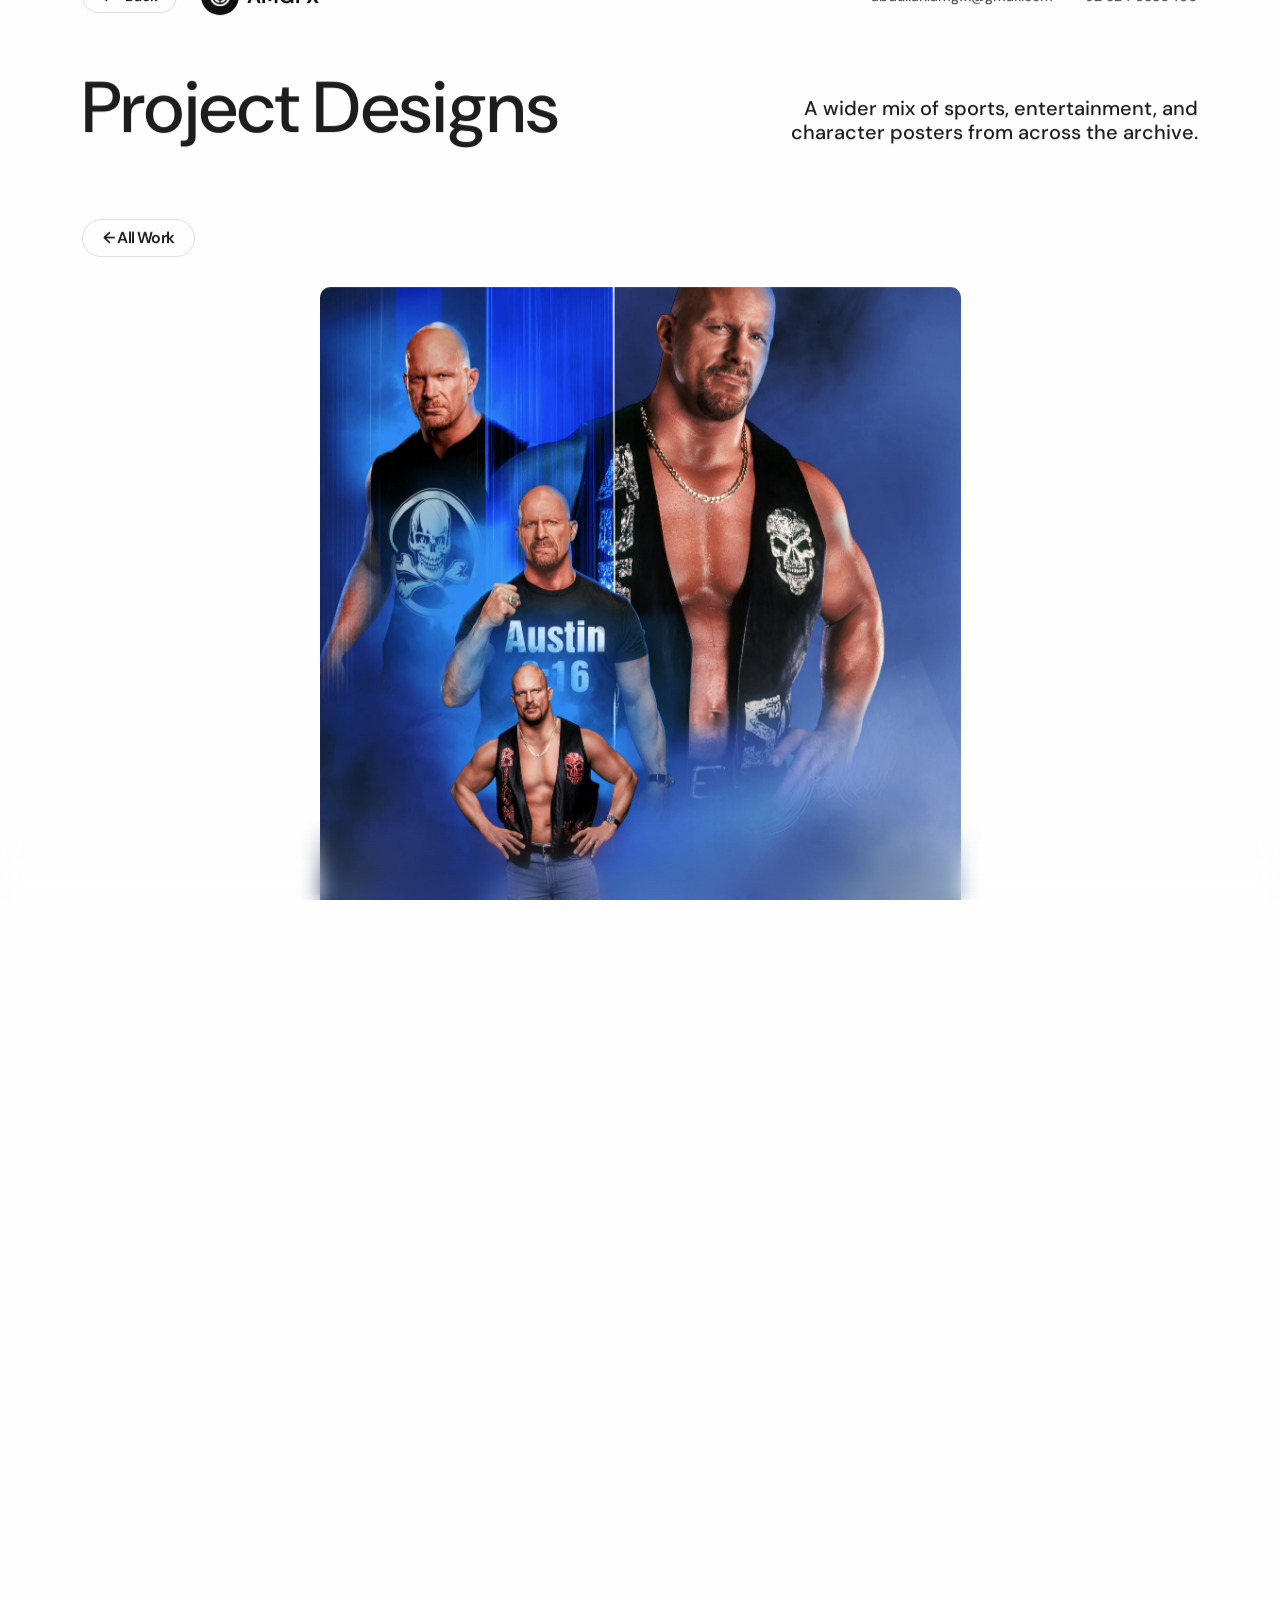
<file: portfolio-project.html>
<!doctype html>
<html lang="en">

<head>
    <meta charset="UTF-8">
    <meta name="viewport" content="width=device-width, initial-scale=1.0">
    <meta http-equiv="x-ua-compatible" content="ie=edge">
    <meta name="description" content="AMGFX - Project poster designs by Abdullah Mushtaq.">
    <title>AMGFX - Project Designs</title>
    <!-- Favicon icon-->
    <link rel="shortcut icon" type="image/x-icon" href="assets/imgs/template/logo/AM white.png">

    <!-- Libs CSS -->
    <link rel="stylesheet" href="assets/css/vendors/carouselTicker.css">
    <link rel="stylesheet" href="assets/css/vendors/bootstrap.min.css">
    <link rel="stylesheet" href="assets/css/vendors/swiper-bundle.min.css">
    <link rel="stylesheet" href="assets/css/vendors/nice-select.css">
    <link rel="stylesheet" href="assets/css/vendors/font-awesome-pro.css">
    <link rel="stylesheet" href="assets/css/vendors/magnific-popup.css">
    <link rel="stylesheet" href="assets/css/vendors/odometer.css">
    <link rel="stylesheet" href="assets/css/vendors/spacing.css">

    <!-- Main CSS -->
    <link rel="stylesheet" href="assets/css/main.css">

    <style>
        .pf-back-btn {
            display: inline-flex;
            align-items: center;
            gap: 8px;
            padding: 8px 18px;
            border: 1px solid rgba(30, 30, 30, .15);
            border-radius: 999px;
            background: transparent;
            color: var(--at-neutral-950);
            font-size: 14px;
            font-weight: 600;
            cursor: pointer;
            transition: background .25s ease, border-color .25s ease, transform .25s ease;
        }
        .pf-back-btn:hover {
            background: rgba(240, 70, 14, .08);
            border-color: rgba(240, 70, 14, .5);
            color: #F0460E;
            transform: translateX(-2px);
        }
        .pf-logo {
            display: inline-flex;
            align-items: center;
            gap: 8px;
            color: var(--at-neutral-950);
            text-decoration: none;
            transition: opacity .25s ease;
        }
        .pf-logo:hover {
            opacity: .75;
            color: var(--at-neutral-950);
        }
        .pf-logo-chip {
            display: inline-flex;
            align-items: center;
            justify-content: center;
            width: 38px;
            height: 38px;
            border-radius: 50%;
            background: #0F0F0F;
            flex: none;
        }
        .pf-logo img {
            height: 20px;
            width: auto;
            object-fit: contain;
        }
        .pf-contact-link {
            font-size: 14px;
            font-weight: 500;
            color: var(--at-neutral-950);
            opacity: .75;
            text-decoration: none;
            transition: opacity .25s ease, color .25s ease;
        }
        .pf-contact-link:hover {
            opacity: 1;
            color: #F0460E;
        }
        .at-header-logo img,
        .at-offcanvas-logo img {
            filter: none !important;
        }
    </style>
</head>

<body class="at-magic-cursor">


    <div class="px-blur-bottom"></div>
    <!-- Begin magic cursor -->
    <div id="magic-cursor" class="cursor-black-bg">
        <div id="ball"></div>
    </div>
    <!-- End magic cursor -->
    <div id="smooth-wrapper">
        <div id="smooth-content" class="z-index-3">
            <main class="bg-neutral-0">
                <!-- top bar -->
                <div class="pf-topbar container pt-40 pb-10">
                    <div class="d-flex flex-wrap align-items-center justify-content-between gap-3">
                        <div class="d-flex align-items-center gap-4">
                            <button type="button" class="pf-back-btn" onclick="if (window.history.length > 1) { window.history.back(); } else { window.location.href = 'index.html'; }">
                                <svg width="16" height="15" viewBox="0 0 16 15" fill="none" xmlns="http://www.w3.org/2000/svg">
                                    <path d="M16 6.00007L2.82814 6.00007L6.77407 2.05413L5.35986 0.639915L-0.999767 7.00007L5.35986 13.3602L6.77407 11.946L2.82814 8.00007L16 8.00007V6.00007Z" fill="currentColor" />
                                </svg>
                                <span>Back</span>
                            </button>
                            <a href="index.html" class="pf-logo">
                                <span class="pf-logo-chip">
                                    <img data-width="30" src="assets/imgs/template/logo/AM white.png" alt="AMGFX Logo">
                                </span>
                                <p class="h6 fw-700 fz-24 mb-0">AMGFX</p>
                            </a>
                        </div>
                        <div class="pf-contact d-flex flex-wrap align-items-center gap-4">
                            <a href="mailto:abdullah.amgfx@gmail.com" class="pf-contact-link">abdullah.amgfx@gmail.com</a>
                            <a href="tel:+923246330460" class="pf-contact-link">+92 324 6330460</a>
                        </div>
                    </div>
                </div>
                <!-- section 1 -->
                <div class="sec-1-portfolio-1 overflow-hidden pt-40 pb-110 border-bottom-100 ">
                    <div class="container pb-60">
                        <div class="row align-items-end">
                            <div class="col-xxl-8 col-lg-7">
                                <h1 class="fz-ds-1 fw-500">Project Designs</h1>
                            </div>
                            <div class="col-xxl-3 col-lg-5 ms-lg-auto">
                                <p class="fz-font-lg neutral-900 text-lg-end">A wider mix of sports, entertainment, and character posters from across the archive.</p>
                            </div>
                        </div>
                    </div>
                    <div class="container position-relative">
                        <div class="row align-items-center">
                            <div class="col-lg-8">
                                <a href="portfolio-1.html" class="at-btn filter-btn btn-sm">← All Work</a>
                            </div>
                            <div class="col-12 pb-30"></div>
                        </div>
                        <h2 class="position-absolute p-0 m-0 overflow-hidden" style="width:1px;height:1px;clip:rect(0,0,0,0);white-space:nowrap;border:0;">Project portfolio designs</h2>
                        <div class="row g-4 justify-content-center">
                            <!-- beautify ignore:start -->
<div class="mg-portfolio-item anim-zoomin-wrap col-xxl-6 col-lg-7" data-category="wrestling">
    <div class="mg-portfolio-thumb anim-zoomin not-hide-cursor">
        <a class="cursor-hide amgfx-lightbox" href="assets/imgs/pages/projects/austin.jpg">
            <img data-speed=".8" class="w-100" src="assets/imgs/pages/projects/austin.jpg" alt="Stone Cold Steve Austin" />
        </a>
    </div>
    <div class="mg-portfolio-content cs-portfolio-content d-flex align-items-center flex-wrap flex-md-nowrap justify-content-between">
        <div class="w-md-75">
            <h3 class="h5 cs-portfolio-title at-title-anim fix mr-20 at-ff-sequel-semi-bold">
                <a href="#" class="at-title-text">Stone Cold Steve Austin</a>
            </h3>
            <p class="fz-font-lg neutral-500">Sports Poster Design</p>
        </div>
        <div class="cs-portfolio-tag">
            <ul class="d-flex justify-content-md-end flex-wrap text-nowrap">
                <li><a href="#">Wrestling</a></li>
            </ul>
        </div>
    </div>
</div>
<div class="mg-portfolio-item anim-zoomin-wrap col-xxl-6 col-lg-7" data-category="wrestling">
    <div class="mg-portfolio-thumb anim-zoomin not-hide-cursor">
        <a class="cursor-hide amgfx-lightbox" href="assets/imgs/pages/projects/undertaker.jpg">
            <img data-speed=".8" class="w-100" src="assets/imgs/pages/projects/undertaker.jpg" alt="The Undertaker" />
        </a>
    </div>
    <div class="mg-portfolio-content cs-portfolio-content d-flex align-items-center flex-wrap flex-md-nowrap justify-content-between">
        <div class="w-md-75">
            <h3 class="h5 cs-portfolio-title at-title-anim fix mr-20 at-ff-sequel-semi-bold">
                <a href="#" class="at-title-text">The Undertaker</a>
            </h3>
            <p class="fz-font-lg neutral-500">Sports Poster Design</p>
        </div>
        <div class="cs-portfolio-tag">
            <ul class="d-flex justify-content-md-end flex-wrap text-nowrap">
                <li><a href="#">Wrestling</a></li>
            </ul>
        </div>
    </div>
</div>
<div class="mg-portfolio-item anim-zoomin-wrap col-xxl-6 col-lg-7" data-category="basketball">
    <div class="mg-portfolio-thumb anim-zoomin not-hide-cursor">
        <a class="cursor-hide amgfx-lightbox" href="assets/imgs/pages/projects/larry-bird.jpg">
            <img data-speed=".8" class="w-100" src="assets/imgs/pages/projects/larry-bird.jpg" alt="Larry Bird" />
        </a>
    </div>
    <div class="mg-portfolio-content cs-portfolio-content d-flex align-items-center flex-wrap flex-md-nowrap justify-content-between">
        <div class="w-md-75">
            <h3 class="h5 cs-portfolio-title at-title-anim fix mr-20 at-ff-sequel-semi-bold">
                <a href="#" class="at-title-text">Larry Bird</a>
            </h3>
            <p class="fz-font-lg neutral-500">Sports Poster Design</p>
        </div>
        <div class="cs-portfolio-tag">
            <ul class="d-flex justify-content-md-end flex-wrap text-nowrap">
                <li><a href="#">Basketball</a></li>
            </ul>
        </div>
    </div>
</div>
<div class="mg-portfolio-item anim-zoomin-wrap col-xxl-6 col-lg-7" data-category="basketball">
    <div class="mg-portfolio-thumb anim-zoomin not-hide-cursor">
        <a class="cursor-hide amgfx-lightbox" href="assets/imgs/pages/projects/kareem-abdul-jabbar.jpg">
            <img data-speed=".8" class="w-100" src="assets/imgs/pages/projects/kareem-abdul-jabbar.jpg" alt="Kareem Abdul-Jabbar" />
        </a>
    </div>
    <div class="mg-portfolio-content cs-portfolio-content d-flex align-items-center flex-wrap flex-md-nowrap justify-content-between">
        <div class="w-md-75">
            <h3 class="h5 cs-portfolio-title at-title-anim fix mr-20 at-ff-sequel-semi-bold">
                <a href="#" class="at-title-text">Kareem Abdul-Jabbar</a>
            </h3>
            <p class="fz-font-lg neutral-500">Sports Poster Design</p>
        </div>
        <div class="cs-portfolio-tag">
            <ul class="d-flex justify-content-md-end flex-wrap text-nowrap">
                <li><a href="#">Basketball</a></li>
            </ul>
        </div>
    </div>
</div>
<div class="mg-portfolio-item anim-zoomin-wrap col-xxl-6 col-lg-7" data-category="basketball">
    <div class="mg-portfolio-thumb anim-zoomin not-hide-cursor">
        <a class="cursor-hide amgfx-lightbox" href="assets/imgs/pages/projects/nikola-jokic.jpg">
            <img data-speed=".8" class="w-100" src="assets/imgs/pages/projects/nikola-jokic.jpg" alt="Nikola Jokic" />
        </a>
    </div>
    <div class="mg-portfolio-content cs-portfolio-content d-flex align-items-center flex-wrap flex-md-nowrap justify-content-between">
        <div class="w-md-75">
            <h3 class="h5 cs-portfolio-title at-title-anim fix mr-20 at-ff-sequel-semi-bold">
                <a href="#" class="at-title-text">Nikola Jokić</a>
            </h3>
            <p class="fz-font-lg neutral-500">Sports Poster Design</p>
        </div>
        <div class="cs-portfolio-tag">
            <ul class="d-flex justify-content-md-end flex-wrap text-nowrap">
                <li><a href="#">Basketball</a></li>
            </ul>
        </div>
    </div>
</div>
<div class="mg-portfolio-item anim-zoomin-wrap col-xxl-6 col-lg-7" data-category="basketball">
    <div class="mg-portfolio-thumb anim-zoomin not-hide-cursor">
        <a class="cursor-hide amgfx-lightbox" href="assets/imgs/pages/projects/kobe-bryant.webp">
            <img data-speed=".8" class="w-100" src="assets/imgs/pages/projects/kobe-bryant.webp" alt="Kobe Bryant" />
        </a>
    </div>
    <div class="mg-portfolio-content cs-portfolio-content d-flex align-items-center flex-wrap flex-md-nowrap justify-content-between">
        <div class="w-md-75">
            <h3 class="h5 cs-portfolio-title at-title-anim fix mr-20 at-ff-sequel-semi-bold">
                <a href="#" class="at-title-text">Kobe Bryant</a>
            </h3>
            <p class="fz-font-lg neutral-500">Sports Poster Design</p>
        </div>
        <div class="cs-portfolio-tag">
            <ul class="d-flex justify-content-md-end flex-wrap text-nowrap">
                <li><a href="#">Basketball</a></li>
            </ul>
        </div>
    </div>
</div>
<div class="mg-portfolio-item anim-zoomin-wrap col-xxl-6 col-lg-7" data-category="cricket">
    <div class="mg-portfolio-thumb anim-zoomin not-hide-cursor">
        <a class="cursor-hide amgfx-lightbox" href="assets/imgs/pages/projects/don-bradman.jpg">
            <img data-speed=".8" class="w-100" src="assets/imgs/pages/projects/don-bradman.jpg" alt="Don Bradman" />
        </a>
    </div>
    <div class="mg-portfolio-content cs-portfolio-content d-flex align-items-center flex-wrap flex-md-nowrap justify-content-between">
        <div class="w-md-75">
            <h3 class="h5 cs-portfolio-title at-title-anim fix mr-20 at-ff-sequel-semi-bold">
                <a href="#" class="at-title-text">Don Bradman</a>
            </h3>
            <p class="fz-font-lg neutral-500">Sports Poster Design</p>
        </div>
        <div class="cs-portfolio-tag">
            <ul class="d-flex justify-content-md-end flex-wrap text-nowrap">
                <li><a href="#">Cricket</a></li>
            </ul>
        </div>
    </div>
</div>
<div class="mg-portfolio-item anim-zoomin-wrap col-xxl-6 col-lg-7" data-category="cricket">
    <div class="mg-portfolio-thumb anim-zoomin not-hide-cursor">
        <a class="cursor-hide amgfx-lightbox" href="assets/imgs/pages/projects/sachin-tendulkar.jpg">
            <img data-speed=".8" class="w-100" src="assets/imgs/pages/projects/sachin-tendulkar.jpg" alt="Sachin Tendulkar" />
        </a>
    </div>
    <div class="mg-portfolio-content cs-portfolio-content d-flex align-items-center flex-wrap flex-md-nowrap justify-content-between">
        <div class="w-md-75">
            <h3 class="h5 cs-portfolio-title at-title-anim fix mr-20 at-ff-sequel-semi-bold">
                <a href="#" class="at-title-text">Sachin Tendulkar</a>
            </h3>
            <p class="fz-font-lg neutral-500">Sports Poster Design</p>
        </div>
        <div class="cs-portfolio-tag">
            <ul class="d-flex justify-content-md-end flex-wrap text-nowrap">
                <li><a href="#">Cricket</a></li>
            </ul>
        </div>
    </div>
</div>
<div class="mg-portfolio-item anim-zoomin-wrap col-xxl-6 col-lg-7" data-category="cricket">
    <div class="mg-portfolio-thumb anim-zoomin not-hide-cursor">
        <a class="cursor-hide amgfx-lightbox" href="assets/imgs/pages/projects/muttiah-muralitharan.jpg">
            <img data-speed=".8" class="w-100" src="assets/imgs/pages/projects/muttiah-muralitharan.jpg" alt="Muttiah Muralitharan" />
        </a>
    </div>
    <div class="mg-portfolio-content cs-portfolio-content d-flex align-items-center flex-wrap flex-md-nowrap justify-content-between">
        <div class="w-md-75">
            <h3 class="h5 cs-portfolio-title at-title-anim fix mr-20 at-ff-sequel-semi-bold">
                <a href="#" class="at-title-text">Muttiah Muralitharan</a>
            </h3>
            <p class="fz-font-lg neutral-500">Sports Poster Design</p>
        </div>
        <div class="cs-portfolio-tag">
            <ul class="d-flex justify-content-md-end flex-wrap text-nowrap">
                <li><a href="#">Cricket</a></li>
            </ul>
        </div>
    </div>
</div>
<div class="mg-portfolio-item anim-zoomin-wrap col-xxl-6 col-lg-7" data-category="cricket">
    <div class="mg-portfolio-thumb anim-zoomin not-hide-cursor">
        <a class="cursor-hide amgfx-lightbox" href="assets/imgs/pages/projects/shaheen-afridi.jpg">
            <img data-speed=".8" class="w-100" src="assets/imgs/pages/projects/shaheen-afridi.jpg" alt="Shaheen Afridi" />
        </a>
    </div>
    <div class="mg-portfolio-content cs-portfolio-content d-flex align-items-center flex-wrap flex-md-nowrap justify-content-between">
        <div class="w-md-75">
            <h3 class="h5 cs-portfolio-title at-title-anim fix mr-20 at-ff-sequel-semi-bold">
                <a href="#" class="at-title-text">Shaheen Afridi</a>
            </h3>
            <p class="fz-font-lg neutral-500">Sports Poster Design</p>
        </div>
        <div class="cs-portfolio-tag">
            <ul class="d-flex justify-content-md-end flex-wrap text-nowrap">
                <li><a href="#">Cricket</a></li>
            </ul>
        </div>
    </div>
</div>
<div class="mg-portfolio-item anim-zoomin-wrap col-xxl-6 col-lg-7" data-category="cricket">
    <div class="mg-portfolio-thumb anim-zoomin not-hide-cursor">
        <a class="cursor-hide amgfx-lightbox" href="assets/imgs/pages/projects/asia-cup-final.jpg">
            <img data-speed=".8" class="w-100" src="assets/imgs/pages/projects/asia-cup-final.jpg" alt="Asia Cup Final" />
        </a>
    </div>
    <div class="mg-portfolio-content cs-portfolio-content d-flex align-items-center flex-wrap flex-md-nowrap justify-content-between">
        <div class="w-md-75">
            <h3 class="h5 cs-portfolio-title at-title-anim fix mr-20 at-ff-sequel-semi-bold">
                <a href="#" class="at-title-text">Asia Cup Final</a>
            </h3>
            <p class="fz-font-lg neutral-500">Sports Poster Design</p>
        </div>
        <div class="cs-portfolio-tag">
            <ul class="d-flex justify-content-md-end flex-wrap text-nowrap">
                <li><a href="#">Cricket</a></li>
            </ul>
        </div>
    </div>
</div>
<div class="mg-portfolio-item anim-zoomin-wrap col-xxl-6 col-lg-7" data-category="mma">
    <div class="mg-portfolio-thumb anim-zoomin not-hide-cursor">
        <a class="cursor-hide amgfx-lightbox" href="assets/imgs/pages/projects/jon-jones.jpg">
            <img data-speed=".8" class="w-100" src="assets/imgs/pages/projects/jon-jones.jpg" alt="Jon Jones" />
        </a>
    </div>
    <div class="mg-portfolio-content cs-portfolio-content d-flex align-items-center flex-wrap flex-md-nowrap justify-content-between">
        <div class="w-md-75">
            <h3 class="h5 cs-portfolio-title at-title-anim fix mr-20 at-ff-sequel-semi-bold">
                <a href="#" class="at-title-text">Jon Jones</a>
            </h3>
            <p class="fz-font-lg neutral-500">Sports Poster Design</p>
        </div>
        <div class="cs-portfolio-tag">
            <ul class="d-flex justify-content-md-end flex-wrap text-nowrap">
                <li><a href="#">MMA</a></li>
            </ul>
        </div>
    </div>
</div>
<div class="mg-portfolio-item anim-zoomin-wrap col-xxl-6 col-lg-7" data-category="mma">
    <div class="mg-portfolio-thumb anim-zoomin not-hide-cursor">
        <a class="cursor-hide amgfx-lightbox" href="assets/imgs/pages/projects/khabib.jpg">
            <img data-speed=".8" class="w-100" src="assets/imgs/pages/projects/khabib.jpg" alt="Khabib Nurmagomedov" />
        </a>
    </div>
    <div class="mg-portfolio-content cs-portfolio-content d-flex align-items-center flex-wrap flex-md-nowrap justify-content-between">
        <div class="w-md-75">
            <h3 class="h5 cs-portfolio-title at-title-anim fix mr-20 at-ff-sequel-semi-bold">
                <a href="#" class="at-title-text">Khabib Nurmagomedov</a>
            </h3>
            <p class="fz-font-lg neutral-500">Sports Poster Design</p>
        </div>
        <div class="cs-portfolio-tag">
            <ul class="d-flex justify-content-md-end flex-wrap text-nowrap">
                <li><a href="#">MMA</a></li>
            </ul>
        </div>
    </div>
</div>
<div class="mg-portfolio-item anim-zoomin-wrap col-xxl-6 col-lg-7" data-category="mma">
    <div class="mg-portfolio-thumb anim-zoomin not-hide-cursor">
        <a class="cursor-hide amgfx-lightbox" href="assets/imgs/pages/projects/anderson-silva.jpg">
            <img data-speed=".8" class="w-100" src="assets/imgs/pages/projects/anderson-silva.jpg" alt="Anderson Silva" />
        </a>
    </div>
    <div class="mg-portfolio-content cs-portfolio-content d-flex align-items-center flex-wrap flex-md-nowrap justify-content-between">
        <div class="w-md-75">
            <h3 class="h5 cs-portfolio-title at-title-anim fix mr-20 at-ff-sequel-semi-bold">
                <a href="#" class="at-title-text">Anderson Silva</a>
            </h3>
            <p class="fz-font-lg neutral-500">Sports Poster Design</p>
        </div>
        <div class="cs-portfolio-tag">
            <ul class="d-flex justify-content-md-end flex-wrap text-nowrap">
                <li><a href="#">MMA</a></li>
            </ul>
        </div>
    </div>
</div>
<div class="mg-portfolio-item anim-zoomin-wrap col-xxl-6 col-lg-7" data-category="golf">
    <div class="mg-portfolio-thumb anim-zoomin not-hide-cursor">
        <a class="cursor-hide amgfx-lightbox" href="assets/imgs/pages/projects/jack-nicklaus.jpg">
            <img data-speed=".8" class="w-100" src="assets/imgs/pages/projects/jack-nicklaus.jpg" alt="Jack Nicklaus" />
        </a>
    </div>
    <div class="mg-portfolio-content cs-portfolio-content d-flex align-items-center flex-wrap flex-md-nowrap justify-content-between">
        <div class="w-md-75">
            <h3 class="h5 cs-portfolio-title at-title-anim fix mr-20 at-ff-sequel-semi-bold">
                <a href="#" class="at-title-text">Jack Nicklaus</a>
            </h3>
            <p class="fz-font-lg neutral-500">Sports Poster Design</p>
        </div>
        <div class="cs-portfolio-tag">
            <ul class="d-flex justify-content-md-end flex-wrap text-nowrap">
                <li><a href="#">Golf</a></li>
            </ul>
        </div>
    </div>
</div>
<div class="mg-portfolio-item anim-zoomin-wrap col-xxl-6 col-lg-7" data-category="motorsport">
    <div class="mg-portfolio-thumb anim-zoomin not-hide-cursor">
        <a class="cursor-hide amgfx-lightbox" href="assets/imgs/pages/projects/valentino-rossi.jpg">
            <img data-speed=".8" class="w-100" src="assets/imgs/pages/projects/valentino-rossi.jpg" alt="Valentino Rossi" />
        </a>
    </div>
    <div class="mg-portfolio-content cs-portfolio-content d-flex align-items-center flex-wrap flex-md-nowrap justify-content-between">
        <div class="w-md-75">
            <h3 class="h5 cs-portfolio-title at-title-anim fix mr-20 at-ff-sequel-semi-bold">
                <a href="#" class="at-title-text">Valentino Rossi</a>
            </h3>
            <p class="fz-font-lg neutral-500">Sports Poster Design</p>
        </div>
        <div class="cs-portfolio-tag">
            <ul class="d-flex justify-content-md-end flex-wrap text-nowrap">
                <li><a href="#">Motorsport</a></li>
            </ul>
        </div>
    </div>
</div>
<div class="mg-portfolio-item anim-zoomin-wrap col-xxl-6 col-lg-7" data-category="football">
    <div class="mg-portfolio-thumb anim-zoomin not-hide-cursor">
        <a class="cursor-hide amgfx-lightbox" href="assets/imgs/pages/projects/sam-kerr.jpg">
            <img data-speed=".8" class="w-100" src="assets/imgs/pages/projects/sam-kerr.jpg" alt="Sam Kerr" />
        </a>
    </div>
    <div class="mg-portfolio-content cs-portfolio-content d-flex align-items-center flex-wrap flex-md-nowrap justify-content-between">
        <div class="w-md-75">
            <h3 class="h5 cs-portfolio-title at-title-anim fix mr-20 at-ff-sequel-semi-bold">
                <a href="#" class="at-title-text">Sam Kerr</a>
            </h3>
            <p class="fz-font-lg neutral-500">Sports Poster Design</p>
        </div>
        <div class="cs-portfolio-tag">
            <ul class="d-flex justify-content-md-end flex-wrap text-nowrap">
                <li><a href="#">Football</a></li>
            </ul>
        </div>
    </div>
</div>
<div class="mg-portfolio-item anim-zoomin-wrap col-xxl-6 col-lg-7" data-category="pop-culture">
    <div class="mg-portfolio-thumb anim-zoomin not-hide-cursor">
        <a class="cursor-hide amgfx-lightbox" href="assets/imgs/pages/projects/stan-lee.jpg">
            <img data-speed=".8" class="w-100" src="assets/imgs/pages/projects/stan-lee.jpg" alt="Stan Lee" />
        </a>
    </div>
    <div class="mg-portfolio-content cs-portfolio-content d-flex align-items-center flex-wrap flex-md-nowrap justify-content-between">
        <div class="w-md-75">
            <h3 class="h5 cs-portfolio-title at-title-anim fix mr-20 at-ff-sequel-semi-bold">
                <a href="#" class="at-title-text">Stan Lee</a>
            </h3>
            <p class="fz-font-lg neutral-500">Pop Culture Poster Design</p>
        </div>
        <div class="cs-portfolio-tag">
            <ul class="d-flex justify-content-md-end flex-wrap text-nowrap">
                <li><a href="#">Pop Culture</a></li>
            </ul>
        </div>
    </div>
</div>
<div class="mg-portfolio-item anim-zoomin-wrap col-xxl-6 col-lg-7" data-category="pop-culture">
    <div class="mg-portfolio-thumb anim-zoomin not-hide-cursor">
        <a class="cursor-hide amgfx-lightbox" href="assets/imgs/pages/projects/spiderman.webp">
            <img data-speed=".8" class="w-100" src="assets/imgs/pages/projects/spiderman.webp" alt="Spider-Man" />
        </a>
    </div>
    <div class="mg-portfolio-content cs-portfolio-content d-flex align-items-center flex-wrap flex-md-nowrap justify-content-between">
        <div class="w-md-75">
            <h3 class="h5 cs-portfolio-title at-title-anim fix mr-20 at-ff-sequel-semi-bold">
                <a href="#" class="at-title-text">Spider-Man</a>
            </h3>
            <p class="fz-font-lg neutral-500">Pop Culture Poster Design</p>
        </div>
        <div class="cs-portfolio-tag">
            <ul class="d-flex justify-content-md-end flex-wrap text-nowrap">
                <li><a href="#">Pop Culture</a></li>
            </ul>
        </div>
    </div>
</div>
<div class="mg-portfolio-item anim-zoomin-wrap col-xxl-6 col-lg-7" data-category="pop-culture">
    <div class="mg-portfolio-thumb anim-zoomin not-hide-cursor">
        <a class="cursor-hide amgfx-lightbox" href="assets/imgs/pages/projects/george-lucas.jpg">
            <img data-speed=".8" class="w-100" src="assets/imgs/pages/projects/george-lucas.jpg" alt="George Lucas" />
        </a>
    </div>
    <div class="mg-portfolio-content cs-portfolio-content d-flex align-items-center flex-wrap flex-md-nowrap justify-content-between">
        <div class="w-md-75">
            <h3 class="h5 cs-portfolio-title at-title-anim fix mr-20 at-ff-sequel-semi-bold">
                <a href="#" class="at-title-text">George Lucas</a>
            </h3>
            <p class="fz-font-lg neutral-500">Pop Culture Poster Design</p>
        </div>
        <div class="cs-portfolio-tag">
            <ul class="d-flex justify-content-md-end flex-wrap text-nowrap">
                <li><a href="#">Pop Culture</a></li>
            </ul>
        </div>
    </div>
</div>
<div class="mg-portfolio-item anim-zoomin-wrap col-xxl-6 col-lg-7" data-category="project">
    <div class="mg-portfolio-thumb anim-zoomin not-hide-cursor">
        <a class="cursor-hide amgfx-lightbox" href="assets/imgs/pages/projects/john-collins-nba.webp">
            <img data-speed=".8" class="w-100" src="assets/imgs/pages/projects/john-collins-nba.webp" alt="John Collins" />
        </a>
    </div>
    <div class="mg-portfolio-content cs-portfolio-content d-flex align-items-center flex-wrap flex-md-nowrap justify-content-between">
        <div class="w-md-75">
            <h3 class="h5 cs-portfolio-title at-title-anim fix mr-20 at-ff-sequel-semi-bold">
                <a href="#" class="at-title-text">John Collins</a>
            </h3>
            <p class="fz-font-lg neutral-500">Sports Poster Design</p>
        </div>
        <div class="cs-portfolio-tag">
            <ul class="d-flex justify-content-md-end flex-wrap text-nowrap">
                <li><a href="#">Basketball</a></li>
            </ul>
        </div>
    </div>
</div>

                            <!-- beautify ignore:end -->
                            <div class="col-12 text-center">
                                <a class="at-btn" href="portfolio-1.html">
                                    <span>
                                        <span class="text-1">VIEW ALL WORK</span>
                                        <span class="text-2">VIEW ALL WORK</span>
                                    </span>
                                    <i>
                                        <svg width="11" height="11" viewBox="0 0 11 11" fill="none" xmlns="http://www.w3.org/2000/svg">
                                            <path d="M0.21967 9.40717C-0.0732232 9.70006 -0.0732232 10.1749 0.21967 10.4678C0.512563 10.7607 0.987437 10.7607 1.28033 10.4678L0.21967 9.40717ZM10.6875 0.75C10.6875 0.335786 10.3517 2.97145e-09 9.9375 1.50485e-07L3.1875 -2.70983e-07C2.77329 -2.70983e-07 2.4375 0.335786 2.4375 0.75C2.4375 1.16421 2.77329 1.5 3.1875 1.5H9.1875V7.5C9.1875 7.91421 9.52329 8.25 9.9375 8.25C10.3517 8.25 10.6875 7.91421 10.6875 7.5L10.6875 0.75ZM0.75 9.9375L1.28033 10.4678L10.4678 1.28033L9.9375 0.75L9.40717 0.21967L0.21967 9.40717L0.75 9.9375Z" fill="currentColor"></path>
                                        </svg>
                                        <svg width="11" height="11" viewBox="0 0 11 11" fill="none" xmlns="http://www.w3.org/2000/svg">
                                            <path d="M0.21967 9.40717C-0.0732232 9.70006 -0.0732232 10.1749 0.21967 10.4678C0.512563 10.7607 0.987437 10.7607 1.28033 10.4678L0.21967 9.40717ZM10.6875 0.75C10.6875 0.335786 10.3517 2.97145e-09 9.9375 1.50485e-07L3.1875 -2.70983e-07C2.77329 -2.70983e-07 2.4375 0.335786 2.4375 0.75C2.4375 1.16421 2.77329 1.5 3.1875 1.5H9.1875V7.5C9.1875 7.91421 9.52329 8.25 9.9375 8.25C10.3517 8.25 10.6875 7.91421 10.6875 7.5L10.6875 0.75ZM0.75 9.9375L1.28033 10.4678L10.4678 1.28033L9.9375 0.75L9.40717 0.21967L0.21967 9.40717L0.75 9.9375Z" fill="currentColor"></path>
                                        </svg>
                                    </i>
                                </a>
                            </div>
                        </div>
                    </div>
                </div>
                <!-- About section 7 -->
                <div class="sec-7-about py-5 overflow-hidden">
                    <div class="container py-5">
                        <div class="row g-5">
                            <div class="col-lg-4">
                                <span class="at-btn common-black text-uppercase bg-transparent mb-10 rounded-0 p-0">
                                    <span class="text-uppercase">
                                        <span class="text-1">FAQ</span>
                                        <span class="text-2">FAQ</span>
                                    </span>
                                    <i>
                                        <svg width="11" height="11" viewBox="0 0 11 11" fill="none" xmlns="http://www.w3.org/2000/svg">
                                            <path d="M0.21967 9.40717C-0.0732232 9.70006 -0.0732232 10.1749 0.21967 10.4678C0.512563 10.7607 0.987437 10.7607 1.28033 10.4678L0.21967 9.40717ZM10.6875 0.75C10.6875 0.335786 10.3517 2.97145e-09 9.9375 1.50485e-07L3.1875 -2.70983e-07C2.77329 -2.70983e-07 2.4375 0.335786 2.4375 0.75C2.4375 1.16421 2.77329 1.5 3.1875 1.5H9.1875V7.5C9.1875 7.91421 9.52329 8.25 9.9375 8.25C10.3517 8.25 10.6875 7.91421 10.6875 7.5L10.6875 0.75ZM0.75 9.9375L1.28033 10.4678L10.4678 1.28033L9.9375 0.75L9.40717 0.21967L0.21967 9.40717L0.75 9.9375Z" fill="currentColor" />
                                        </svg>
                                        <svg width="11" height="11" viewBox="0 0 11 11" fill="none" xmlns="http://www.w3.org/2000/svg">
                                            <path d="M0.21967 9.40717C-0.0732232 9.70006 -0.0732232 10.1749 0.21967 10.4678C0.512563 10.7607 0.987437 10.7607 1.28033 10.4678L0.21967 9.40717ZM10.6875 0.75C10.6875 0.335786 10.3517 2.97145e-09 9.9375 1.50485e-07L3.1875 -2.70983e-07C2.77329 -2.70983e-07 2.4375 0.335786 2.4375 0.75C2.4375 1.16421 2.77329 1.5 3.1875 1.5H9.1875V7.5C9.1875 7.91421 9.52329 8.25 9.9375 8.25C10.3517 8.25 10.6875 7.91421 10.6875 7.5L10.6875 0.75ZM0.75 9.9375L1.28033 10.4678L10.4678 1.28033L9.9375 0.75L9.40717 0.21967L0.21967 9.40717L0.75 9.9375Z" fill="currentColor" />
                                        </svg>
                                    </i>
                                </span>
                                <h3 class="section-title lh-1 reveal-text">Frequently <br> Asked Questions</h3>
                                <h4 class="h6 fz-font-lg fw-500">
                                    Your questions about our process, services, <br class="d-none d-xxl-block"> and workflow — answered.
                                </h4>
                            </div>
                            <div class="col-lg-7 ms-lg-auto">
                                <div class="accordion pt-80" id="accordionExample">
                                    <div class="at-faq-item bg-neutral-0 border-100 scroll-move-up rounded-4">
                                        <div class="at-faq-header d-flex gap-2">
                                            <div class="box-number">
                                                <span class="at-faq-number">1</span>
                                            </div>
                                            <button class="at-faq-button" type="button" data-bs-toggle="collapse" data-bs-target="#collapseOne" aria-expanded="true" aria-controls="collapseOne">How does your design process work?</button>
                                        </div>
                                        <div id="collapseOne" class="at-faq-collapse collapse show" data-bs-parent="#accordionExample">
                                            <div class="at-faq-body">
                                                <p>Our process includes discovery, strategy, design, feedback, and delivery — ensuring clarity, collaboration, and results at every stage.</p>
                                            </div>
                                        </div>
                                    </div>
                                    <div class="at-faq-item bg-neutral-0 border-100 scroll-move-up rounded-4">
                                        <div class="at-faq-header d-flex gap-2">
                                            <div class="box-number">
                                                <span class="at-faq-number">2</span>
                                            </div>
                                            <button class="at-faq-button collapsed" type="button" data-bs-toggle="collapse" data-bs-target="#collapseTwo" aria-expanded="false" aria-controls="collapseTwo">How long does a typical project take?</button>
                                        </div>
                                        <div id="collapseTwo" class="at-faq-collapse collapse" data-bs-parent="#accordionExample">
                                            <div class="at-faq-body">
                                                <p>Timelines vary by scope, but most projects take between 2–6 weeks — with clear milestones to keep everything on track.</p>
                                            </div>
                                        </div>
                                    </div>
                                    <div class="at-faq-item bg-neutral-0 border-100 scroll-move-up rounded-4">
                                        <div class="at-faq-header d-flex gap-2">
                                            <div class="box-number">
                                                <span class="at-faq-number">3</span>
                                            </div>
                                            <button class="at-faq-button collapsed" type="button" data-bs-toggle="collapse" data-bs-target="#collapseThree" aria-expanded="false" aria-controls="collapseThree">Do you work with startups or only established brands?</button>
                                        </div>
                                        <div id="collapseThree" class="at-faq-collapse collapse" data-bs-parent="#accordionExample">
                                            <div class="at-faq-body">
                                                <p>We work with both startups and established brands — tailoring our approach to fit each stage of growth.</p>
                                            </div>
                                        </div>
                                    </div>
                                    <div class="at-faq-item bg-neutral-0 border-100 scroll-move-up rounded-4">
                                        <div class="at-faq-header d-flex gap-2">
                                            <div class="box-number">
                                                <span class="at-faq-number">4</span>
                                            </div>
                                            <button class="at-faq-button collapsed" type="button" data-bs-toggle="collapse" data-bs-target="#collapseFour" aria-expanded="false" aria-controls="collapseFour">Can you handle custom or complex requests?</button>
                                        </div>
                                        <div id="collapseFour" class="at-faq-collapse collapse" data-bs-parent="#accordionExample">
                                            <div class="at-faq-body">
                                                <p>Yes — we specialize in custom and complex projects, creating flexible solutions to meet unique needs.</p>
                                            </div>
                                        </div>
                                    </div>
                                </div>
                            </div>
                        </div>
                    </div>
                </div>
            </main>
            <!-- Footer placeholder to maintain scroll height -->
            <div class="footer-placeholder"></div>
        </div>
        <!-- Footer 2 -->
        <footer class="footer-fixed-bottom bg-neutral-950 changeless">
            <div class="at-footer-area mp-footer-style mp-footer-style-2 pt-120 pb-0">
                <div class="container">
                    <!-- Top section: Logo + Contact | Nav | Follow Us + Social -->
                    <div class="row g-5 pb-md-5 pb-2">
                        <div class="col-lg-4">
                            <div class="d-flex flex-wrap align-items-start gap-5">
                                <div class="at-header-logo">
                                    <a href="index.html">
                                        <img data-width="30" src="assets/imgs/template/logo/AM white.png" alt="AMGFX">
                                        <p class="h6 fw-700 text-white mb-0 fz-24">AMGFX</p>
                                    </a>
                                </div>
                                <div class="d-flex flex-column gap-3">
                                    <p class="h6 text-white mb-2 fw-medium"><a href="tel:+923246330460" class="text-white text-decoration-none">+92 324 6330460</a></p>
                                    <p class="h6 text-white mb-2">
                                        <a href="mailto:abdullah.amgfx@gmail.com" class="text-white text-decoration-none">abdullah.amgfx@gmail.com</a>
                                    </p>
                                    <p class="h6 text-white mb-0">
                                        Premium Graphic Design<br>
                                        by Abdullah Mushtaq
                                    </p>
                                </div>
                            </div>
                        </div>
                        <div class="col-lg-4 col-md-6 mx-auto">
                            <div class="at-footer-widget alt-footer-link-item-wrap row">
                                <div class="alt-footer-link-item col-6">
                                    <ul>
                                        <li class="mb-15"><a href="index.html">Home</a></li>
                                        <li class="mb-15"><a href="index.html#about">About</a></li>
                                        <li class="mb-15"><a href="portfolio-1.html">Portfolio</a></li>
                                        <li class="mb-15"><a href="index.html#contact">Contact</a></li>
                                    </ul>
                                </div>
                                <div class="alt-footer-link-item col-6">
                                    <ul>
                                        <li class="mb-15"><a href="#">Logo Design</a></li>
                                        <li class="mb-15"><a href="#">Sports Graphics</a></li>
                                        <li class="mb-15"><a href="#">Brand Identity</a></li>
                                        <li class="mb-15"><a href="#">Social Media Design</a></li>
                                    </ul>
                                </div>
                            </div>
                        </div>
                        <div class="col-lg-3 col-md-6 flex-column justify-content-lg-end d-none d-md-flex">
                            <p class="footer-2-follow-label text-white opacity-50 text-uppercase small mb-3">Follow Us</p>
                            <div class="at-footer-widget at-footer-link">
                                <div class="at-hero-social">
                                    <a href="https://www.facebook.com/share/1CCd5VU3Ac/" target="_blank" rel="noopener">
                                        Facebook
                                        <svg xmlns="http://www.w3.org/2000/svg" width="9" height="10" viewBox="0 0 9 10" fill="none">
                                            <path d="M5.62494 9.99994L0.562517 10L0.5625 8.75003L4.49994 8.74996L4.5 2.39273L2.27828 4.86124L1.48278 3.97739L5.0625 0L8.64225 3.97739L7.84676 4.86124L5.625 2.3927L5.62494 9.99994Z" fill="currentColor" />
                                        </svg>
                                    </a>
                                    <a href="https://www.instagram.com/amgfx7" target="_blank" rel="noopener">
                                        Instagram
                                        <svg xmlns="http://www.w3.org/2000/svg" width="9" height="10" viewBox="0 0 9 10" fill="none">
                                            <path d="M5.62494 9.99994L0.562517 10L0.5625 8.75003L4.49994 8.74996L4.5 2.39273L2.27828 4.86124L1.48278 3.97739L5.0625 0L8.64225 3.97739L7.84676 4.86124L5.625 2.3927L5.62494 9.99994Z" fill="currentColor" />
                                        </svg>
                                    </a>
                                </div>
                            </div>
                        </div>
                    </div>

                    <!-- Divider -->
                    <div class="footer-2-border pt-40 pb-40">
                        <!-- Bottom section: Copyright | Let's Connect + Hours | Service tags -->
                        <div class="row align-items-end g-4">
                            <div class="col-lg-10 col-md-8">
                                <span class="at-footer-copyright">Designed by Abdullah Mushtaq © 2026</span>
                                <div class="at-title-anim overflow-hidden">
                                    <h2 class="footer-2-connect-title text-white mb-0 at-title-text text-scale-anim">Let's Connect</h2>
                                </div>
                            </div>
                            <div class="col-lg-2 col-md-4 text-end">
                                <div class="d-flex flex-wrap align-items-end gap-4 gap-md-5 mb-3">
                                    <div class="footer-2-hours text-white">
                                        <span class="d-block fz-font-md opacity-50">Mo - Sa</span>
                                        <h3 class="h5 fw-400 common-white">9am - 5pm</h3>
                                    </div>
                                </div>

                            </div>
                        </div>
                        <div class="row d-none d-md-block">
                            <div class="col-12">
                                <ul class="d-flex flex-wrap gap-lg-4 gap-2 ps-3 pt-4 pb-2">
                                    <li>
                                        <div class="at-btn at-btn-border-white border-0 ps-2 pe-2 py-0 common-white opacity-50 bg-transparent rounded-0">
                                            <span>
                                                <span class="text-1">Logo Design</span>
                                                <span class="text-2">Logo Design</span>
                                            </span>
                                            <i>
                                                <svg width="11" height="11" viewBox="0 0 11 11" fill="none" xmlns="http://www.w3.org/2000/svg">
                                                    <path d="M0.21967 9.40717C-0.0732232 9.70006 -0.0732232 10.1749 0.21967 10.4678C0.512563 10.7607 0.987437 10.7607 1.28033 10.4678L0.21967 9.40717ZM10.6875 0.75C10.6875 0.335786 10.3517 2.97145e-09 9.9375 1.50485e-07L3.1875 -2.70983e-07C2.77329 -2.70983e-07 2.4375 0.335786 2.4375 0.75C2.4375 1.16421 2.77329 1.5 3.1875 1.5H9.1875V7.5C9.1875 7.91421 9.52329 8.25 9.9375 8.25C10.3517 8.25 10.6875 7.91421 10.6875 7.5L10.6875 0.75ZM0.75 9.9375L1.28033 10.4678L10.4678 1.28033L9.9375 0.75L9.40717 0.21967L0.21967 9.40717L0.75 9.9375Z" fill="currentColor" />
                                                </svg>
                                                <svg width="11" height="11" viewBox="0 0 11 11" fill="none" xmlns="http://www.w3.org/2000/svg">
                                                    <path d="M0.21967 9.40717C-0.0732232 9.70006 -0.0732232 10.1749 0.21967 10.4678C0.512563 10.7607 0.987437 10.7607 1.28033 10.4678L0.21967 9.40717ZM10.6875 0.75C10.6875 0.335786 10.3517 2.97145e-09 9.9375 1.50485e-07L3.1875 -2.70983e-07C2.77329 -2.70983e-07 2.4375 0.335786 2.4375 0.75C2.4375 1.16421 2.77329 1.5 3.1875 1.5H9.1875V7.5C9.1875 7.91421 9.52329 8.25 9.9375 8.25C10.3517 8.25 10.6875 7.91421 10.6875 7.5L10.6875 0.75ZM0.75 9.9375L1.28033 10.4678L10.4678 1.28033L9.9375 0.75L9.40717 0.21967L0.21967 9.40717L0.75 9.9375Z" fill="currentColor" />
                                                </svg>
                                            </i>
                                        </div>
                                    </li>
                                    <li>
                                        <div class="at-btn at-btn-border-white border-0 ps-2 pe-2 py-0 common-white opacity-50 bg-transparent rounded-0">
                                            <span>
                                                <span class="text-1">Motion Graphics</span>
                                                <span class="text-2">Motion Graphics</span>
                                            </span>
                                            <i>
                                                <svg width="11" height="11" viewBox="0 0 11 11" fill="none" xmlns="http://www.w3.org/2000/svg">
                                                    <path d="M0.21967 9.40717C-0.0732232 9.70006 -0.0732232 10.1749 0.21967 10.4678C0.512563 10.7607 0.987437 10.7607 1.28033 10.4678L0.21967 9.40717ZM10.6875 0.75C10.6875 0.335786 10.3517 2.97145e-09 9.9375 1.50485e-07L3.1875 -2.70983e-07C2.77329 -2.70983e-07 2.4375 0.335786 2.4375 0.75C2.4375 1.16421 2.77329 1.5 3.1875 1.5H9.1875V7.5C9.1875 7.91421 9.52329 8.25 9.9375 8.25C10.3517 8.25 10.6875 7.91421 10.6875 7.5L10.6875 0.75ZM0.75 9.9375L1.28033 10.4678L10.4678 1.28033L9.9375 0.75L9.40717 0.21967L0.21967 9.40717L0.75 9.9375Z" fill="currentColor" />
                                                </svg>
                                                <svg width="11" height="11" viewBox="0 0 11 11" fill="none" xmlns="http://www.w3.org/2000/svg">
                                                    <path d="M0.21967 9.40717C-0.0732232 9.70006 -0.0732232 10.1749 0.21967 10.4678C0.512563 10.7607 0.987437 10.7607 1.28033 10.4678L0.21967 9.40717ZM10.6875 0.75C10.6875 0.335786 10.3517 2.97145e-09 9.9375 1.50485e-07L3.1875 -2.70983e-07C2.77329 -2.70983e-07 2.4375 0.335786 2.4375 0.75C2.4375 1.16421 2.77329 1.5 3.1875 1.5H9.1875V7.5C9.1875 7.91421 9.52329 8.25 9.9375 8.25C10.3517 8.25 10.6875 7.91421 10.6875 7.5L10.6875 0.75ZM0.75 9.9375L1.28033 10.4678L10.4678 1.28033L9.9375 0.75L9.40717 0.21967L0.21967 9.40717L0.75 9.9375Z" fill="currentColor" />
                                                </svg>
                                            </i>
                                        </div>
                                    </li>
                                    <li>
                                        <div class="at-btn at-btn-border-white border-0 ps-2 pe-2 py-0 common-white opacity-50 bg-transparent rounded-0">
                                            <span>
                                                <span class="text-1">Brand Identity</span>
                                                <span class="text-2">Brand Identity</span>
                                            </span>
                                            <i>
                                                <svg width="11" height="11" viewBox="0 0 11 11" fill="none" xmlns="http://www.w3.org/2000/svg">
                                                    <path d="M0.21967 9.40717C-0.0732232 9.70006 -0.0732232 10.1749 0.21967 10.4678C0.512563 10.7607 0.987437 10.7607 1.28033 10.4678L0.21967 9.40717ZM10.6875 0.75C10.6875 0.335786 10.3517 2.97145e-09 9.9375 1.50485e-07L3.1875 -2.70983e-07C2.77329 -2.70983e-07 2.4375 0.335786 2.4375 0.75C2.4375 1.16421 2.77329 1.5 3.1875 1.5H9.1875V7.5C9.1875 7.91421 9.52329 8.25 9.9375 8.25C10.3517 8.25 10.6875 7.91421 10.6875 7.5L10.6875 0.75ZM0.75 9.9375L1.28033 10.4678L10.4678 1.28033L9.9375 0.75L9.40717 0.21967L0.21967 9.40717L0.75 9.9375Z" fill="currentColor" />
                                                </svg>
                                                <svg width="11" height="11" viewBox="0 0 11 11" fill="none" xmlns="http://www.w3.org/2000/svg">
                                                    <path d="M0.21967 9.40717C-0.0732232 9.70006 -0.0732232 10.1749 0.21967 10.4678C0.512563 10.7607 0.987437 10.7607 1.28033 10.4678L0.21967 9.40717ZM10.6875 0.75C10.6875 0.335786 10.3517 2.97145e-09 9.9375 1.50485e-07L3.1875 -2.70983e-07C2.77329 -2.70983e-07 2.4375 0.335786 2.4375 0.75C2.4375 1.16421 2.77329 1.5 3.1875 1.5H9.1875V7.5C9.1875 7.91421 9.52329 8.25 9.9375 8.25C10.3517 8.25 10.6875 7.91421 10.6875 7.5L10.6875 0.75ZM0.75 9.9375L1.28033 10.4678L10.4678 1.28033L9.9375 0.75L9.40717 0.21967L0.21967 9.40717L0.75 9.9375Z" fill="currentColor" />
                                                </svg>
                                            </i>
                                        </div>
                                    </li>
                                    <li>
                                        <div class="at-btn at-btn-border-white border-0 ps-2 pe-2 py-0 common-white opacity-50 bg-transparent rounded-0">
                                            <span>
                                                <span class="text-1">Social Media Design</span>
                                                <span class="text-2">Social Media Design</span>
                                            </span>
                                            <i>
                                                <svg width="11" height="11" viewBox="0 0 11 11" fill="none" xmlns="http://www.w3.org/2000/svg">
                                                    <path d="M0.21967 9.40717C-0.0732232 9.70006 -0.0732232 10.1749 0.21967 10.4678C0.512563 10.7607 0.987437 10.7607 1.28033 10.4678L0.21967 9.40717ZM10.6875 0.75C10.6875 0.335786 10.3517 2.97145e-09 9.9375 1.50485e-07L3.1875 -2.70983e-07C2.77329 -2.70983e-07 2.4375 0.335786 2.4375 0.75C2.4375 1.16421 2.77329 1.5 3.1875 1.5H9.1875V7.5C9.1875 7.91421 9.52329 8.25 9.9375 8.25C10.3517 8.25 10.6875 7.91421 10.6875 7.5L10.6875 0.75ZM0.75 9.9375L1.28033 10.4678L10.4678 1.28033L9.9375 0.75L9.40717 0.21967L0.21967 9.40717L0.75 9.9375Z" fill="currentColor" />
                                                </svg>
                                                <svg width="11" height="11" viewBox="0 0 11 11" fill="none" xmlns="http://www.w3.org/2000/svg">
                                                    <path d="M0.21967 9.40717C-0.0732232 9.70006 -0.0732232 10.1749 0.21967 10.4678C0.512563 10.7607 0.987437 10.7607 1.28033 10.4678L0.21967 9.40717ZM10.6875 0.75C10.6875 0.335786 10.3517 2.97145e-09 9.9375 1.50485e-07L3.1875 -2.70983e-07C2.77329 -2.70983e-07 2.4375 0.335786 2.4375 0.75C2.4375 1.16421 2.77329 1.5 3.1875 1.5H9.1875V7.5C9.1875 7.91421 9.52329 8.25 9.9375 8.25C10.3517 8.25 10.6875 7.91421 10.6875 7.5L10.6875 0.75ZM0.75 9.9375L1.28033 10.4678L10.4678 1.28033L9.9375 0.75L9.40717 0.21967L0.21967 9.40717L0.75 9.9375Z" fill="currentColor" />
                                                </svg>
                                            </i>
                                        </div>
                                    </li>
                                </ul>
                            </div>
                        </div>
                    </div>
                </div>
            </div>
        </footer>
    </div>
    <!-- back to top start -->
    <div class="back-to-top-wrapper">
        <button id="back_to_top" type="button" class="back-to-top-btn">
            <svg width="12" height="7" viewBox="0 0 12 7" fill="none" xmlns="http://www.w3.org/2000/svg">
                <path d="M11 6L6 1L1 6" stroke="currentColor" stroke-width="1.5" stroke-linecap="round" stroke-linejoin="round" />
            </svg>
        </button>
    </div>
    <!-- back to top end -->
    <!-- Libs JS -->
    <script src="assets/js/vendors/color-modes.js"></script>
    <script src="assets/js/vendors/jquery-3.7.1.min.js"></script>
    <script src="assets/js/vendors/plugin.js"></script>
    <script src="assets/js/vendors/bootstrap.min.js"></script>
    <script src="assets/js/vendors/swiper-bundle.min.js"></script>
    <script src="assets/js/vendors/jquery.carouselTicker.min.js"></script>
    <script src="assets/js/vendors/jquery.magnific-popup.min.js"></script>
    <script src="assets/js/vendors/jquery.odometer.min.js"></script>
    <script src="assets/js/vendors/jquery.appear.js"></script>
    <script src="assets/js/vendors/jquery.elevatezoom.js"></script>
    <script src="assets/js/vendors/nice-select.js"></script>
    <script src="assets/js/vendors/parallax.js"></script>
    <script src="assets/js/vendors/ripple-2.js"></script>
    <script src="assets/js/vendors/imagesloaded-pkgd.js"></script>
    <script src="assets/js/vendors/isotope.pkgd.min.js"></script>
    <script src="assets/js/vendors/image-hover-effects.js"></script>
    <script src="assets/js/at-cursor.js"></script>
    <script src="assets/js/main.js"></script>
<script>
$(document).ready(function(){
    $(".amgfx-lightbox").magnificPopup({
        type: "image",
        closeOnContentClick: true,
        closeBtnInside: false,
        fixedContentPos: true,
        mainClass: "mfp-no-margins mfp-with-zoom",
        image: { verticalFit: true },
        zoom: { enabled: true, duration: 300 }
    });
});
</script></body>

</html>
</file>
<file: assets/css/vendors/carouselTicker.css>
/**
 * CSS style for carouselTicker
 **/
.carouselTicker__list {
    padding: 0;
    list-style-type: none;
    overflow: hidden;
}

.carouselTicker__item {
    margin: 0 100px;
    float: left;
    text-align: center;
}

/**
 * CSS style for vertical direction
 **/
.carouselTicker_vertical .carouselTicker__list {
    margin: 0;
}

.carouselTicker_vertical .carouselTicker__item {
    margin: 0 0 5px 0;
    line-height: 60px;
    text-align: center;
}

#carouselTicker .carouselTicker__item,
#carouselTicker-destructor-example .carouselTicker__item,
#carouselTicker-buttons-controls-example .carouselTicker__item {
    width: auto;
    height: auto;
    line-height: normal;
}

.carouselTicker__item img {
    vertical-align: center;
}
</file>
<file: assets/css/vendors/nice-select.css>
.nice-select {
	-webkit-tap-highlight-color: transparent;
	background-color: #fff;
	border-radius: 5px;
	box-sizing: border-box;
	clear: both;
	cursor: pointer;
	display: block;
	float: left;
	font-family: inherit;
	font-size: 15px;
	font-weight: 500;
	text-transform: capitalize;
	height: 42px;
	line-height: 40px;
	outline: none;
	padding-left: 18px;
	padding-right: 30px;
	position: relative;
	text-align: left !important;
	-webkit-transition: all 0.2s ease-in-out;
	transition: all 0.2s ease-in-out;
	-webkit-user-select: none;
	-moz-user-select: none;
	-ms-user-select: none;
	user-select: none;
	white-space: nowrap;
	width: auto;
}
.nice-select:hover {
	border-color: #dbdbdb;
}
.nice-select:active,
.nice-select.open,
.nice-select:focus {
	border-color: #999;
}
.nice-select.open:after {
	-webkit-transform: rotate(-135deg);
	-ms-transform: rotate(-135deg);
	transform: rotate(-135deg);
}

.nice-select.open .list {
	opacity: 1;
	pointer-events: auto;
	-webkit-transform: scale(1) translateY(0);
	-ms-transform: scale(1) translateY(0);
	transform: scale(1) translateY(0);
}

.nice-select.disabled {
	border-color: #ededed;
	color: #999;
	pointer-events: none;
}

.nice-select.disabled:after {
	border-color: #cccccc;
}

.nice-select.wide {
	width: 100%;
}

.nice-select.wide .list {
	left: 0 !important;
	right: 0 !important;
}

.nice-select.right {
	float: right;
}

.nice-select.right .list {
	left: auto;
	right: 0;
}

.nice-select.small {
	font-size: 12px;
	height: 36px;
	line-height: 34px;
}

.nice-select.small:after {
	height: 4px;
	width: 4px;
}

.nice-select.small .option {
	line-height: 34px;
	min-height: 34px;
}

.nice-select .list {
	background-color: #434966;
	border-radius: 5px;
	box-shadow: 0 0 0 1px rgba(68, 68, 68, 0.11);
	box-sizing: border-box;
	margin-top: 4px;
	opacity: 0;
	overflow: hidden;
	padding: 0;
	pointer-events: none;
	position: absolute;
	top: 100%;
	left: 0;
	-webkit-transform-origin: 50% 0;
	-ms-transform-origin: 50% 0;
	transform-origin: 50% 0;
	-webkit-transform: scale(0.75) translateY(-21px);
	-ms-transform: scale(0.75) translateY(-21px);
	transform: scale(0.75) translateY(-21px);
	-webkit-transition: all 0.2s cubic-bezier(0.5, 0, 0, 1.25), opacity 0.15s ease-out;
	transition: all 0.2s cubic-bezier(0.5, 0, 0, 1.25), opacity 0.15s ease-out;
	z-index: 9;
}


.nice-select .option {
	cursor: pointer;
	font-weight: 400;
	line-height: 40px;
	list-style: none;
	min-height: 40px;
	outline: none;
	padding-left: 18px;
	padding-right: 29px;
	text-align: left;
	-webkit-transition: all 0.2s;
	transition: all 0.2s;
}



.nice-select .option.selected {
	font-weight: bold;
}

.nice-select .option.disabled {
	background-color: transparent;
	color: #999;
	cursor: default;
}

.no-csspointerevents .nice-select .list {
	display: none;
}

.no-csspointerevents .nice-select.open .list {
	display: block;
}
</file>
<file: assets/css/vendors/odometer.css>
.odometer.odometer-auto-theme,
.odometer.odometer-theme-default {
    display: inline-block;
    vertical-align: middle;
    /* *vertical-align: auto; */
    /* *zoom: 1; */
    /* *display: inline; */
    position: relative;
}

.odometer.odometer-auto-theme .odometer-digit,
.odometer.odometer-theme-default .odometer-digit {
    display: inline-block;
    vertical-align: middle;
    /* *vertical-align: auto; */
    /* *zoom: 1; */
    /* *display: inline; */
    position: relative;
}

.odometer.odometer-auto-theme .odometer-digit .odometer-digit-spacer,
.odometer.odometer-theme-default .odometer-digit .odometer-digit-spacer {
    display: inline-block;
    vertical-align: middle;
    /* *vertical-align: auto; */
    /* *zoom: 1; */
    /* *display: inline; */
    visibility: hidden;
}

.odometer.odometer-auto-theme .odometer-digit .odometer-digit-inner,
.odometer.odometer-theme-default .odometer-digit .odometer-digit-inner {
    text-align: left;
    display: block;
    position: absolute;
    top: 0;
    left: 0;
    right: 0;
    bottom: 0;
    overflow: hidden;
}

.odometer.odometer-auto-theme .odometer-digit .odometer-ribbon,
.odometer.odometer-theme-default .odometer-digit .odometer-ribbon {
    display: block;
}

.odometer.odometer-auto-theme .odometer-digit .odometer-ribbon-inner,
.odometer.odometer-theme-default .odometer-digit .odometer-ribbon-inner {
    display: block;
    -webkit-backface-visibility: hidden;
    backface-visibility: hidden;
}

.odometer.odometer-auto-theme .odometer-digit .odometer-value,
.odometer.odometer-theme-default .odometer-digit .odometer-value {
    display: block;
    -webkit-transform: translateZ(0);
    transform: translateZ(0);
}

.odometer.odometer-auto-theme .odometer-digit .odometer-value.odometer-last-value,
.odometer.odometer-theme-default .odometer-digit .odometer-value.odometer-last-value {
    position: absolute;
}

.odometer.odometer-auto-theme.odometer-animating-up .odometer-ribbon-inner,
.odometer.odometer-theme-default.odometer-animating-up .odometer-ribbon-inner {
    -webkit-transition: -webkit-transform 0.6s;
    -moz-transition: -moz-transform 0.6s;
    -ms-transition: -ms-transform 0.6s;
    -o-transition: -o-transform 0.6s;
    transition: transform 0.6s;
}

.odometer.odometer-auto-theme.odometer-animating-up.odometer-animating .odometer-ribbon-inner,
.odometer.odometer-theme-default.odometer-animating-up.odometer-animating .odometer-ribbon-inner {
    -webkit-transform: translateY(-100%);
    -moz-transform: translateY(-100%);
    -ms-transform: translateY(-100%);
    -o-transform: translateY(-100%);
    transform: translateY(-100%);
}

.odometer.odometer-auto-theme.odometer-animating-down .odometer-ribbon-inner,
.odometer.odometer-theme-default.odometer-animating-down .odometer-ribbon-inner {
    -webkit-transform: translateY(-100%);
    -moz-transform: translateY(-100%);
    -ms-transform: translateY(-100%);
    -o-transform: translateY(-100%);
    transform: translateY(-100%);
}

.odometer.odometer-auto-theme.odometer-animating-down.odometer-animating .odometer-ribbon-inner,
.odometer.odometer-theme-default.odometer-animating-down.odometer-animating .odometer-ribbon-inner {
    -webkit-transition: -webkit-transform 0.6s;
    -moz-transition: -moz-transform 0.6s;
    -ms-transition: -ms-transform 0.6s;
    -o-transition: -o-transform 0.6s;
    transition: transform 0.6s;
    -webkit-transform: translateY(0);
    -moz-transform: translateY(0);
    -ms-transform: translateY(0);
    -o-transform: translateY(0);
    transform: translateY(0);
}

.odometer.odometer-auto-theme .odometer-value,
.odometer.odometer-theme-default .odometer-value {
    text-align: center;
}

.odometer-formatting-mark {
    display: none;
}
</file>
<file: assets/css/vendors/spacing.css>
.mt-5 {
    margin-top: 5px !important
}

.mt-10 {
    margin-top: 10px
}

.mt-15 {
    margin-top: 15px
}

.mt-20 {
    margin-top: 20px
}

.mt-25 {
    margin-top: 25px
}

.mt-30 {
    margin-top: 30px
}

.mt-35 {
    margin-top: 35px
}

.mt-40 {
    margin-top: 40px
}

.mt-45 {
    margin-top: 45px
}

.mt-50 {
    margin-top: 50px
}

.mt-55 {
    margin-top: 55px
}

.mt-60 {
    margin-top: 60px
}

.mt-65 {
    margin-top: 65px
}

.mt-70 {
    margin-top: 70px
}

.mt-75 {
    margin-top: 75px
}

.mt-80 {
    margin-top: 80px
}

.mt-85 {
    margin-top: 85px
}

.mt-90 {
    margin-top: 90px
}

.mt-95 {
    margin-top: 95px
}

.mt-100 {
    margin-top: 100px
}

.mt-105 {
    margin-top: 105px
}

.mt-110 {
    margin-top: 110px
}

.mt-115 {
    margin-top: 115px
}

.mt-120 {
    margin-top: 120px
}

.mt-125 {
    margin-top: 125px
}

.mt-130 {
    margin-top: 130px
}

.mt-135 {
    margin-top: 135px
}

.mt-140 {
    margin-top: 140px
}

.mt-145 {
    margin-top: 145px
}

.mt-150 {
    margin-top: 150px
}

.mt-155 {
    margin-top: 155px
}

.mt-160 {
    margin-top: 160px
}

.mt-165 {
    margin-top: 165px
}

.mt-170 {
    margin-top: 170px
}

.mt-175 {
    margin-top: 175px
}

.mt-180 {
    margin-top: 180px
}

.mt-185 {
    margin-top: 185px
}

.mt-190 {
    margin-top: 190px
}

.mt-195 {
    margin-top: 195px
}

.mt-200 {
    margin-top: 200px
}

.mb-5 {
    margin-bottom: 5px !important
}

.mb-10 {
    margin-bottom: 10px
}

.mb-15 {
    margin-bottom: 15px
}

.mb-20 {
    margin-bottom: 20px
}

.mb-25 {
    margin-bottom: 25px
}

.mb-30 {
    margin-bottom: 30px
}

.mb-35 {
    margin-bottom: 35px
}

.mb-40 {
    margin-bottom: 40px
}

.mb-45 {
    margin-bottom: 45px
}

.mb-50 {
    margin-bottom: 50px
}

.mb-55 {
    margin-bottom: 55px
}

.mb-60 {
    margin-bottom: 60px
}

.mb-65 {
    margin-bottom: 65px
}

.mb-70 {
    margin-bottom: 70px
}

.mb-75 {
    margin-bottom: 75px
}

.mb-80 {
    margin-bottom: 80px
}

.mb-85 {
    margin-bottom: 85px
}

.mb-90 {
    margin-bottom: 90px
}

.mb-95 {
    margin-bottom: 95px
}

.mb-100 {
    margin-bottom: 100px
}

.mb-105 {
    margin-bottom: 105px
}

.mb-110 {
    margin-bottom: 110px
}

.mb-115 {
    margin-bottom: 115px
}

.mb-120 {
    margin-bottom: 120px
}

.mb-125 {
    margin-bottom: 125px
}

.mb-130 {
    margin-bottom: 130px
}

.mb-135 {
    margin-bottom: 135px
}

.mb-140 {
    margin-bottom: 140px
}

.mb-145 {
    margin-bottom: 145px
}

.mb-150 {
    margin-bottom: 150px
}

.mb-155 {
    margin-bottom: 155px
}

.mb-160 {
    margin-bottom: 160px
}

.mb-165 {
    margin-bottom: 165px
}

.mb-170 {
    margin-bottom: 170px
}

.mb-175 {
    margin-bottom: 175px
}

.mb-180 {
    margin-bottom: 180px
}

.mb-185 {
    margin-bottom: 185px
}

.mb-190 {
    margin-bottom: 190px
}

.mb-195 {
    margin-bottom: 195px
}

.mb-200 {
    margin-bottom: 200px
}

.ml-5 {
    margin-left: 5px
}

.ml-10 {
    margin-left: 10px
}

.ml-15 {
    margin-left: 15px
}

.ml-20 {
    margin-left: 20px
}

.ml-25 {
    margin-left: 25px
}

.ml-30 {
    margin-left: 30px
}

.ml-35 {
    margin-left: 35px
}

.ml-40 {
    margin-left: 40px
}

.ml-45 {
    margin-left: 45px
}

.ml-50 {
    margin-left: 50px
}

.ml-55 {
    margin-left: 55px
}

.ml-60 {
    margin-left: 60px
}

.ml-65 {
    margin-left: 65px
}

.ml-70 {
    margin-left: 70px
}

.ml-75 {
    margin-left: 75px
}

.ml-80 {
    margin-left: 80px
}

.ml-85 {
    margin-left: 85px
}

.ml-90 {
    margin-left: 90px
}

.ml-95 {
    margin-left: 95px
}

.ml-100 {
    margin-left: 100px
}

.ml-105 {
    margin-left: 105px
}

.ml-110 {
    margin-left: 110px
}

.ml-115 {
    margin-left: 115px
}

.ml-120 {
    margin-left: 120px
}

.ml-125 {
    margin-left: 125px
}

.ml-130 {
    margin-left: 130px
}

.ml-135 {
    margin-left: 135px
}

.ml-140 {
    margin-left: 140px
}

.ml-145 {
    margin-left: 145px
}

.ml-150 {
    margin-left: 150px
}

.ml-155 {
    margin-left: 155px
}

.ml-160 {
    margin-left: 160px
}

.ml-165 {
    margin-left: 165px
}

.ml-170 {
    margin-left: 170px
}

.ml-175 {
    margin-left: 175px
}

.ml-180 {
    margin-left: 180px
}

.ml-185 {
    margin-left: 185px
}

.ml-190 {
    margin-left: 190px
}

.ml-195 {
    margin-left: 195px
}

.ml-200 {
    margin-left: 200px
}

.mr-5 {
    margin-right: 5px
}

.mr-10 {
    margin-right: 10px
}

.mr-15 {
    margin-right: 15px
}

.mr-20 {
    margin-right: 20px
}

.mr-25 {
    margin-right: 25px
}

.mr-30 {
    margin-right: 30px
}

.mr-35 {
    margin-right: 35px
}

.mr-40 {
    margin-right: 40px
}

.mr-45 {
    margin-right: 45px
}

.mr-50 {
    margin-right: 50px
}

.mr-55 {
    margin-right: 55px
}

.mr-60 {
    margin-right: 60px
}

.mr-65 {
    margin-right: 65px
}

.mr-70 {
    margin-right: 70px
}

.mr-75 {
    margin-right: 75px
}

.mr-80 {
    margin-right: 80px
}

.mr-85 {
    margin-right: 85px
}

.mr-90 {
    margin-right: 90px
}

.mr-95 {
    margin-right: 95px
}

.mr-100 {
    margin-right: 100px
}

.mr-105 {
    margin-right: 105px
}

.mr-110 {
    margin-right: 110px
}

.mr-115 {
    margin-right: 115px
}

.mr-120 {
    margin-right: 120px
}

.mr-125 {
    margin-right: 125px
}

.mr-130 {
    margin-right: 130px
}

.mr-135 {
    margin-right: 135px
}

.mr-140 {
    margin-right: 140px
}

.mr-145 {
    margin-right: 145px
}

.mr-150 {
    margin-right: 150px
}

.mr-155 {
    margin-right: 155px
}

.mr-160 {
    margin-right: 160px
}

.mr-165 {
    margin-right: 165px
}

.mr-170 {
    margin-right: 170px
}

.mr-175 {
    margin-right: 175px
}

.mr-180 {
    margin-right: 180px
}

.mr-185 {
    margin-right: 185px
}

.mr-190 {
    margin-right: 190px
}

.mr-195 {
    margin-right: 195px
}

.mr-200 {
    margin-right: 200px
}

.pt-5 {
    padding-top: 5px !important
}

.pt-10 {
    padding-top: 10px
}

.pt-15 {
    padding-top: 15px
}

.pt-20 {
    padding-top: 20px
}

.pt-25 {
    padding-top: 25px
}

.pt-30 {
    padding-top: 30px
}

.pt-35 {
    padding-top: 35px
}

.pt-40 {
    padding-top: 40px
}

.pt-45 {
    padding-top: 45px
}

.pt-50 {
    padding-top: 50px
}

.pt-55 {
    padding-top: 55px
}

.pt-60 {
    padding-top: 60px
}

.pt-65 {
    padding-top: 65px
}

.pt-70 {
    padding-top: 70px
}

.pt-75 {
    padding-top: 75px
}

.pt-80 {
    padding-top: 80px
}

.pt-85 {
    padding-top: 85px
}

.pt-90 {
    padding-top: 90px
}

.pt-95 {
    padding-top: 95px
}

.pt-100 {
    padding-top: 100px
}

.pt-105 {
    padding-top: 105px
}

.pt-110 {
    padding-top: 110px
}

.pt-115 {
    padding-top: 115px
}

.pt-120 {
    padding-top: 120px
}

.pt-125 {
    padding-top: 125px
}

.pt-130 {
    padding-top: 130px
}

.pt-135 {
    padding-top: 135px
}

.pt-140 {
    padding-top: 140px
}

.pt-145 {
    padding-top: 145px
}

.pt-150 {
    padding-top: 150px
}

.pt-155 {
    padding-top: 155px
}

.pt-160 {
    padding-top: 160px
}

.pt-165 {
    padding-top: 165px
}

.pt-170 {
    padding-top: 170px
}

.pt-175 {
    padding-top: 175px
}

.pt-180 {
    padding-top: 180px
}

.pt-185 {
    padding-top: 185px
}

.pt-190 {
    padding-top: 190px
}

.pt-195 {
    padding-top: 195px
}

.pt-200 {
    padding-top: 200px
}

.pt-250 {
    padding-top: 250px
}

.pb-5 {
    padding-bottom: 5px !important
}

.pb-10 {
    padding-bottom: 10px
}

.pb-15 {
    padding-bottom: 15px
}

.pb-20 {
    padding-bottom: 20px
}

.pb-25 {
    padding-bottom: 25px
}

.pb-30 {
    padding-bottom: 30px
}

.pb-35 {
    padding-bottom: 35px
}

.pb-40 {
    padding-bottom: 40px
}

.pb-45 {
    padding-bottom: 45px
}

.pb-50 {
    padding-bottom: 50px
}

.pb-55 {
    padding-bottom: 55px
}

.pb-60 {
    padding-bottom: 60px
}

.pb-65 {
    padding-bottom: 65px
}

.pb-70 {
    padding-bottom: 70px
}

.pb-75 {
    padding-bottom: 75px
}

.pb-80 {
    padding-bottom: 80px
}

.pb-85 {
    padding-bottom: 85px
}

.pb-90 {
    padding-bottom: 90px
}

.pb-95 {
    padding-bottom: 95px
}

.pb-100 {
    padding-bottom: 100px
}

.pb-105 {
    padding-bottom: 105px
}

.pb-110 {
    padding-bottom: 110px
}

.pb-115 {
    padding-bottom: 115px
}

.pb-120 {
    padding-bottom: 120px
}

.pb-125 {
    padding-bottom: 125px
}

.pb-130 {
    padding-bottom: 130px
}

.pb-135 {
    padding-bottom: 135px
}

.pb-140 {
    padding-bottom: 140px
}

.pb-145 {
    padding-bottom: 145px
}

.pb-150 {
    padding-bottom: 150px
}

.pb-155 {
    padding-bottom: 155px
}

.pb-160 {
    padding-bottom: 160px
}

.pb-165 {
    padding-bottom: 165px
}

.pb-170 {
    padding-bottom: 170px
}

.pb-175 {
    padding-bottom: 175px
}

.pb-180 {
    padding-bottom: 180px
}

.pb-185 {
    padding-bottom: 185px
}

.pb-190 {
    padding-bottom: 190px
}

.pb-195 {
    padding-bottom: 195px
}

.pb-200 {
    padding-bottom: 200px
}

.pl-5 {
    padding-left: 5px
}

.pl-10 {
    padding-left: 10px
}

.pl-15 {
    padding-left: 15px
}

.pl-20 {
    padding-left: 20px
}

.pl-25 {
    padding-left: 25px
}

.pl-30 {
    padding-left: 30px
}

.pl-35 {
    padding-left: 35px
}

.pl-40 {
    padding-left: 40px
}

.pl-45 {
    padding-left: 45px
}

.pl-50 {
    padding-left: 50px
}

.pl-55 {
    padding-left: 55px
}

.pl-60 {
    padding-left: 60px
}

.pl-65 {
    padding-left: 65px
}

.pl-70 {
    padding-left: 70px
}

.pl-75 {
    padding-left: 75px
}

.pl-80 {
    padding-left: 80px
}

.pl-85 {
    padding-left: 85px
}

.pl-90 {
    padding-left: 90px
}

.pl-95 {
    padding-left: 95px
}

.pl-100 {
    padding-left: 100px
}

.pl-105 {
    padding-left: 105px
}

.pl-110 {
    padding-left: 110px
}

.pl-115 {
    padding-left: 115px
}

.pl-120 {
    padding-left: 120px
}

.pl-125 {
    padding-left: 125px
}

.pl-130 {
    padding-left: 130px
}

.pl-135 {
    padding-left: 135px
}

.pl-140 {
    padding-left: 140px
}

.pl-145 {
    padding-left: 145px
}

.pl-150 {
    padding-left: 150px
}

.pl-155 {
    padding-left: 155px
}

.pl-160 {
    padding-left: 160px
}

.pl-165 {
    padding-left: 165px
}

.pl-170 {
    padding-left: 170px
}

.pl-175 {
    padding-left: 175px
}

.pl-180 {
    padding-left: 180px
}

.pl-185 {
    padding-left: 185px
}

.pl-190 {
    padding-left: 190px
}

.pl-195 {
    padding-left: 195px
}

.pl-200 {
    padding-left: 200px
}

.pr-5 {
    padding-right: 5px
}

.pr-10 {
    padding-right: 10px
}

.pr-15 {
    padding-right: 15px
}

.pr-20 {
    padding-right: 20px
}

.pr-25 {
    padding-right: 25px
}

.pr-30 {
    padding-right: 30px
}

.pr-35 {
    padding-right: 35px
}

.pr-40 {
    padding-right: 40px
}

.pr-45 {
    padding-right: 45px
}

.pr-50 {
    padding-right: 50px
}

.pr-55 {
    padding-right: 55px
}

.pr-60 {
    padding-right: 60px
}

.pr-65 {
    padding-right: 65px
}

.pr-70 {
    padding-right: 70px
}

.pr-75 {
    padding-right: 75px
}

.pr-80 {
    padding-right: 80px
}

.pr-85 {
    padding-right: 85px
}

.pr-90 {
    padding-right: 90px
}

.pr-95 {
    padding-right: 95px
}

.pr-100 {
    padding-right: 100px
}

.pr-105 {
    padding-right: 105px
}

.pr-110 {
    padding-right: 110px
}

.pr-115 {
    padding-right: 115px
}

.pr-120 {
    padding-right: 120px
}

.pr-125 {
    padding-right: 125px
}

.pr-130 {
    padding-right: 130px
}

.pr-135 {
    padding-right: 135px
}

.pr-140 {
    padding-right: 140px
}

.pr-145 {
    padding-right: 145px
}

.pr-150 {
    padding-right: 150px
}

.pr-155 {
    padding-right: 155px
}

.pr-160 {
    padding-right: 160px
}

.pr-165 {
    padding-right: 165px
}

.pr-170 {
    padding-right: 170px
}

.pr-175 {
    padding-right: 175px
}

.pr-180 {
    padding-right: 180px
}

.pr-185 {
    padding-right: 185px
}

.pr-190 {
    padding-right: 190px
}

.pr-195 {
    padding-right: 195px
}

.pr-200 {
    padding-right: 200px
}

.pr-250 {
    padding-right: 250px
}
</file>
